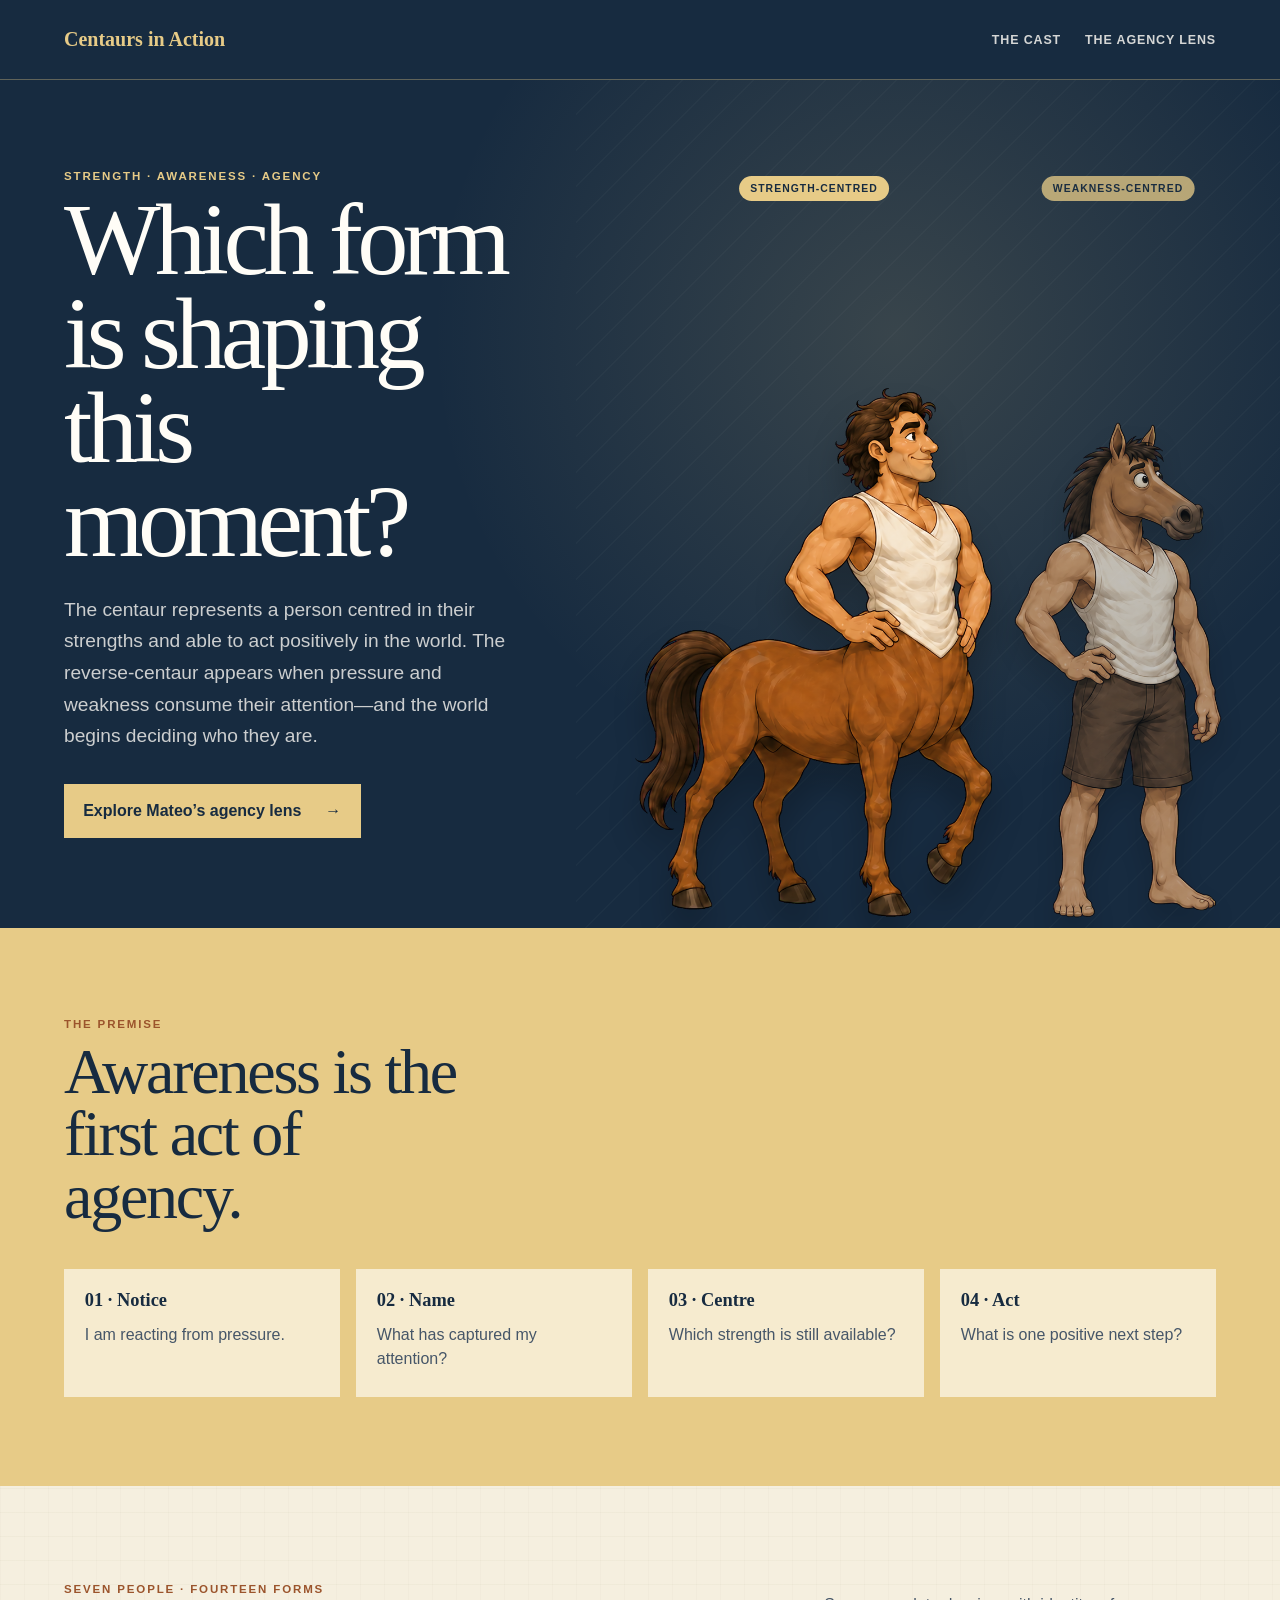
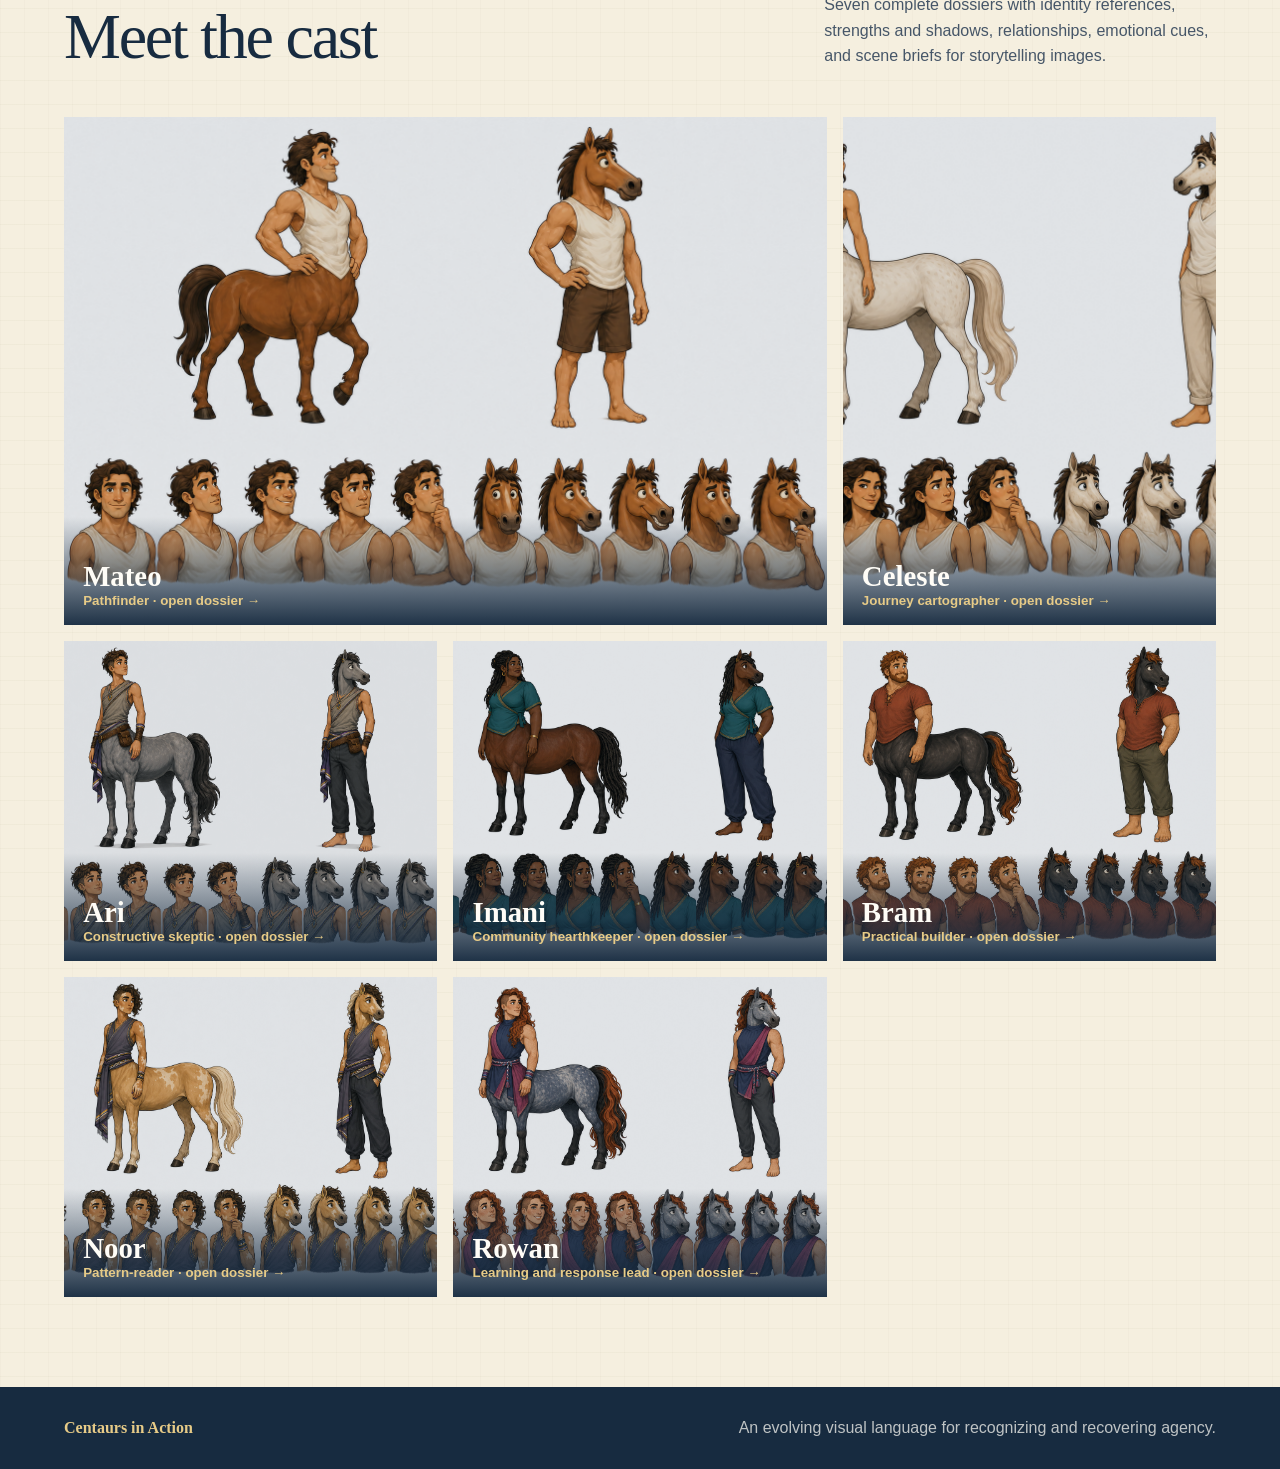
<file: index.html>
<!doctype html>
<html lang="en">
<head>
  <meta charset="utf-8">
  <meta name="viewport" content="width=device-width, initial-scale=1">
  <meta name="description" content="Centaurs in Action — character studies about strengths, agency, and positive action.">
  <title>Centaurs in Action</title>
  <link rel="stylesheet" href="site.css">
</head>
<body>
  <header class="site-header">
    <a class="wordmark" href="./">Centaurs in Action</a>
    <nav aria-label="Primary navigation">
      <a href="#cast">The cast</a>
      <a href="#agency">The agency lens</a>
    </nav>
  </header>

  <main>
    <section class="hero">
      <div class="hero__copy">
        <p class="eyebrow">Strength · awareness · agency</p>
        <h1>Which form is shaping this moment?</h1>
        <p class="hero__intro">
          The centaur represents a person centred in their strengths and able
          to act positively in the world. The reverse-centaur appears when
          pressure and weakness consume their attention—and the world begins
          deciding who they are.
        </p>
        <a class="primary-link" href="character-references-2/mateo/">
          Explore Mateo’s agency lens
          <span aria-hidden="true">→</span>
        </a>
      </div>

      <div class="hero__figures" aria-label="Mateo in centaur and reverse-centaur forms">
        <div class="hero__figure hero__figure--centaur">
          <span>Strength-centred</span>
          <img
            src="character-references-2/mateo/assets/centaur-full-body-clean.png"
            alt="Mateo in his centaur form"
          >
        </div>
        <div class="hero__figure hero__figure--reverse">
          <span>Weakness-centred</span>
          <img
            src="character-references-2/mateo/assets/reverse-full-body-clean.png"
            alt="Mateo in his reverse-centaur form"
          >
        </div>
      </div>
    </section>

    <section class="premise" id="agency" aria-labelledby="premise-title">
      <p class="eyebrow">The premise</p>
      <h2 id="premise-title">Awareness is the first act of agency.</h2>
      <div class="premise__steps">
        <div><strong>01 · Notice</strong><span>I am reacting from pressure.</span></div>
        <div><strong>02 · Name</strong><span>What has captured my attention?</span></div>
        <div><strong>03 · Centre</strong><span>Which strength is still available?</span></div>
        <div><strong>04 · Act</strong><span>What is one positive next step?</span></div>
      </div>
    </section>

    <section class="cast" id="cast" aria-labelledby="cast-title">
      <div class="section-heading">
        <div>
          <p class="eyebrow">Seven people · fourteen forms</p>
          <h2 id="cast-title">Meet the cast</h2>
        </div>
        <p>
          Seven complete dossiers with identity references, strengths and shadows,
          relationships, emotional cues, and scene briefs for storytelling images.
        </p>
      </div>

      <div class="cast-grid">
        <a class="character-card character-card--featured" href="character-references-2/mateo/">
          <img src="character-references-2/male-brown-centaur-character-study.png" alt="Mateo character study">
          <span><strong>Mateo</strong><small>Pathfinder · open dossier →</small></span>
        </a>
        <a class="character-card" href="character-references-2/celeste/">
          <img src="character-references-2/female-white-centaur-character-study.png" alt="Celeste character study">
          <span><strong>Celeste</strong><small>Journey cartographer · open dossier →</small></span>
        </a>
        <a class="character-card" href="character-references-2/ari/">
          <img src="character-references-2/gender-neutral-tall-gray-centaur-character-study.png" alt="Ari character study">
          <span><strong>Ari</strong><small>Constructive skeptic · open dossier →</small></span>
        </a>
        <a class="character-card" href="character-references-2/imani/">
          <img src="character-references-2/woman-dark-skin-plus-size-deep-bay-centaur-character-study.png" alt="Imani character study">
          <span><strong>Imani</strong><small>Community hearthkeeper · open dossier →</small></span>
        </a>
        <a class="character-card" href="character-references-2/bram/">
          <img src="character-references-2/man-light-skin-stocky-black-centaur-character-study.png" alt="Bram character study">
          <span><strong>Bram</strong><small>Practical builder · open dossier →</small></span>
        </a>
        <a class="character-card" href="character-references-2/noor/">
          <img src="character-references-2/nonbinary-medium-skin-wiry-palomino-centaur-character-study.png" alt="Noor character study">
          <span><strong>Noor</strong><small>Pattern-reader · open dossier →</small></span>
        </a>
        <a class="character-card" href="character-references-2/rowan/">
          <img src="character-references-2/genderfluid-fair-skin-athletic-blue-roan-centaur-character-study.png" alt="Rowan character study">
          <span><strong>Rowan</strong><small>Learning and response lead · open dossier →</small></span>
        </a>
      </div>
    </section>
  </main>

  <footer>
    <strong>Centaurs in Action</strong>
    <span>An evolving visual language for recognizing and recovering agency.</span>
  </footer>
</body>
</html>
</file>
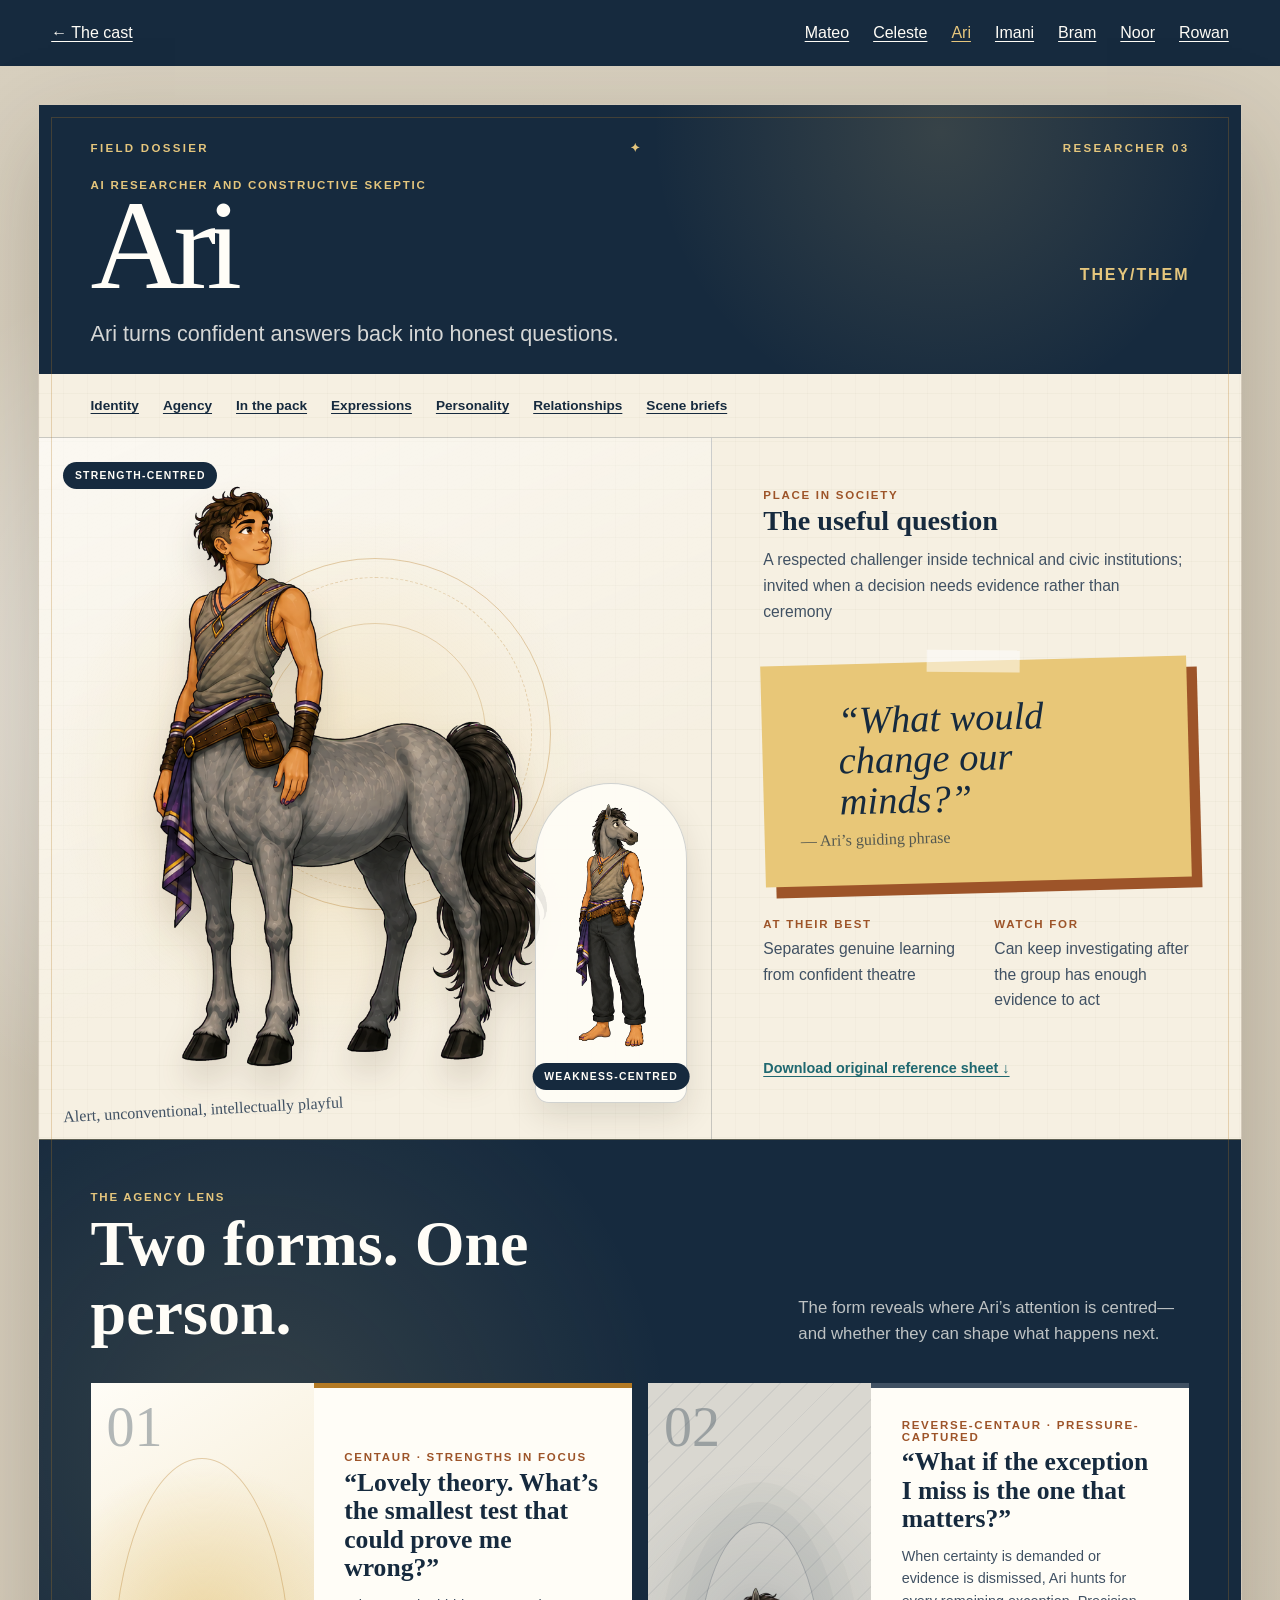
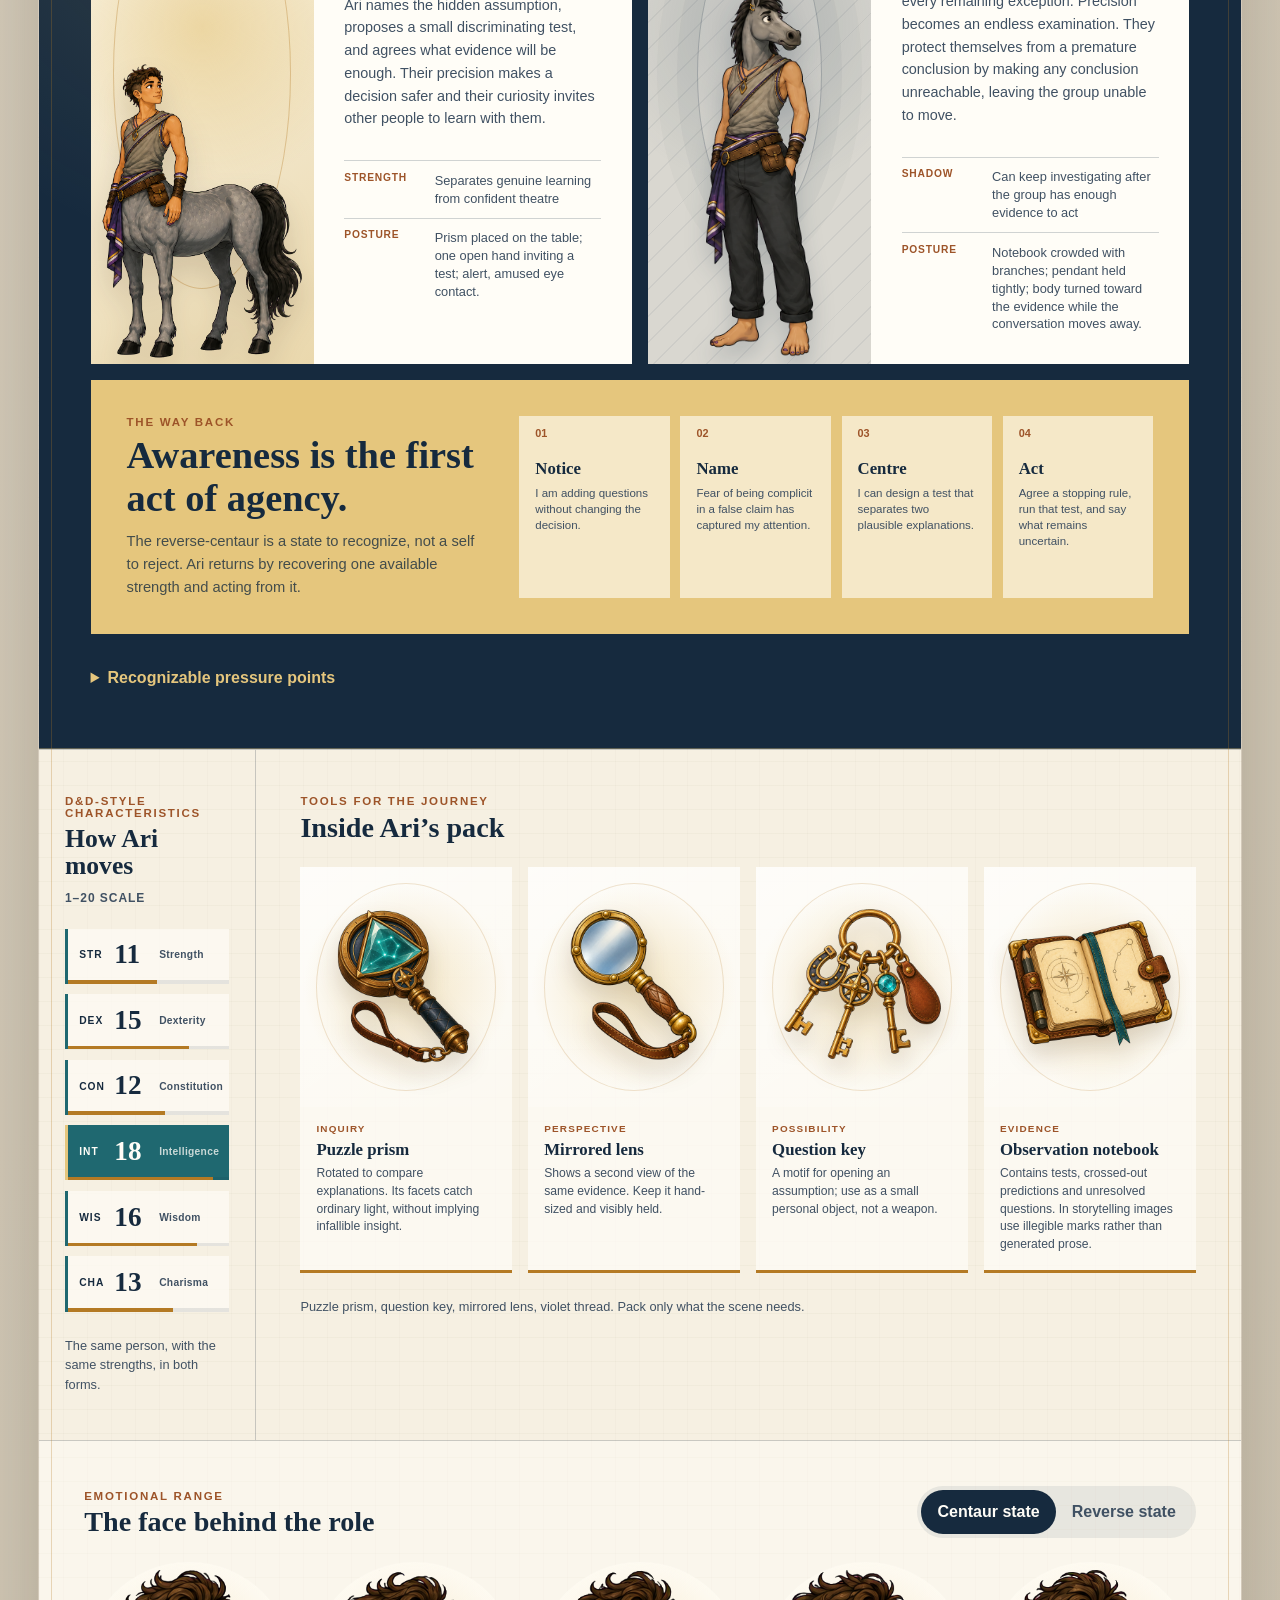
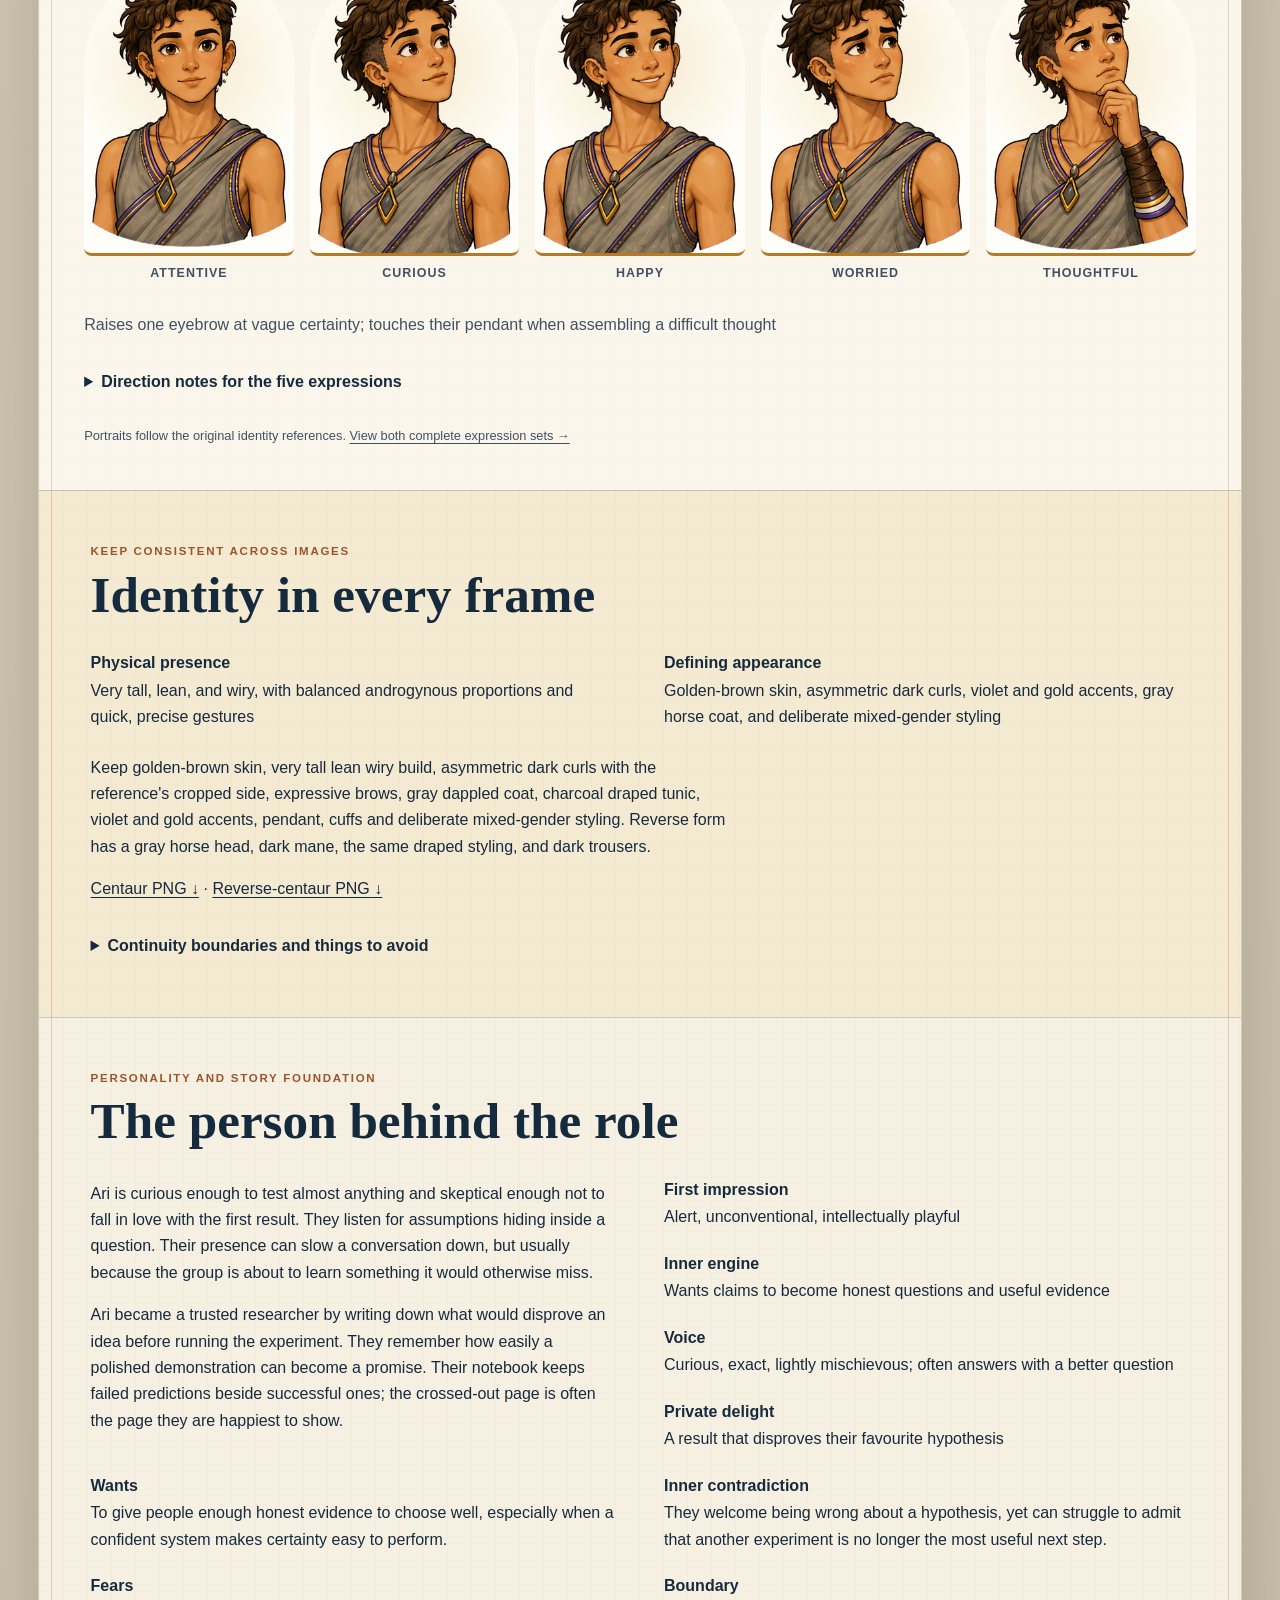
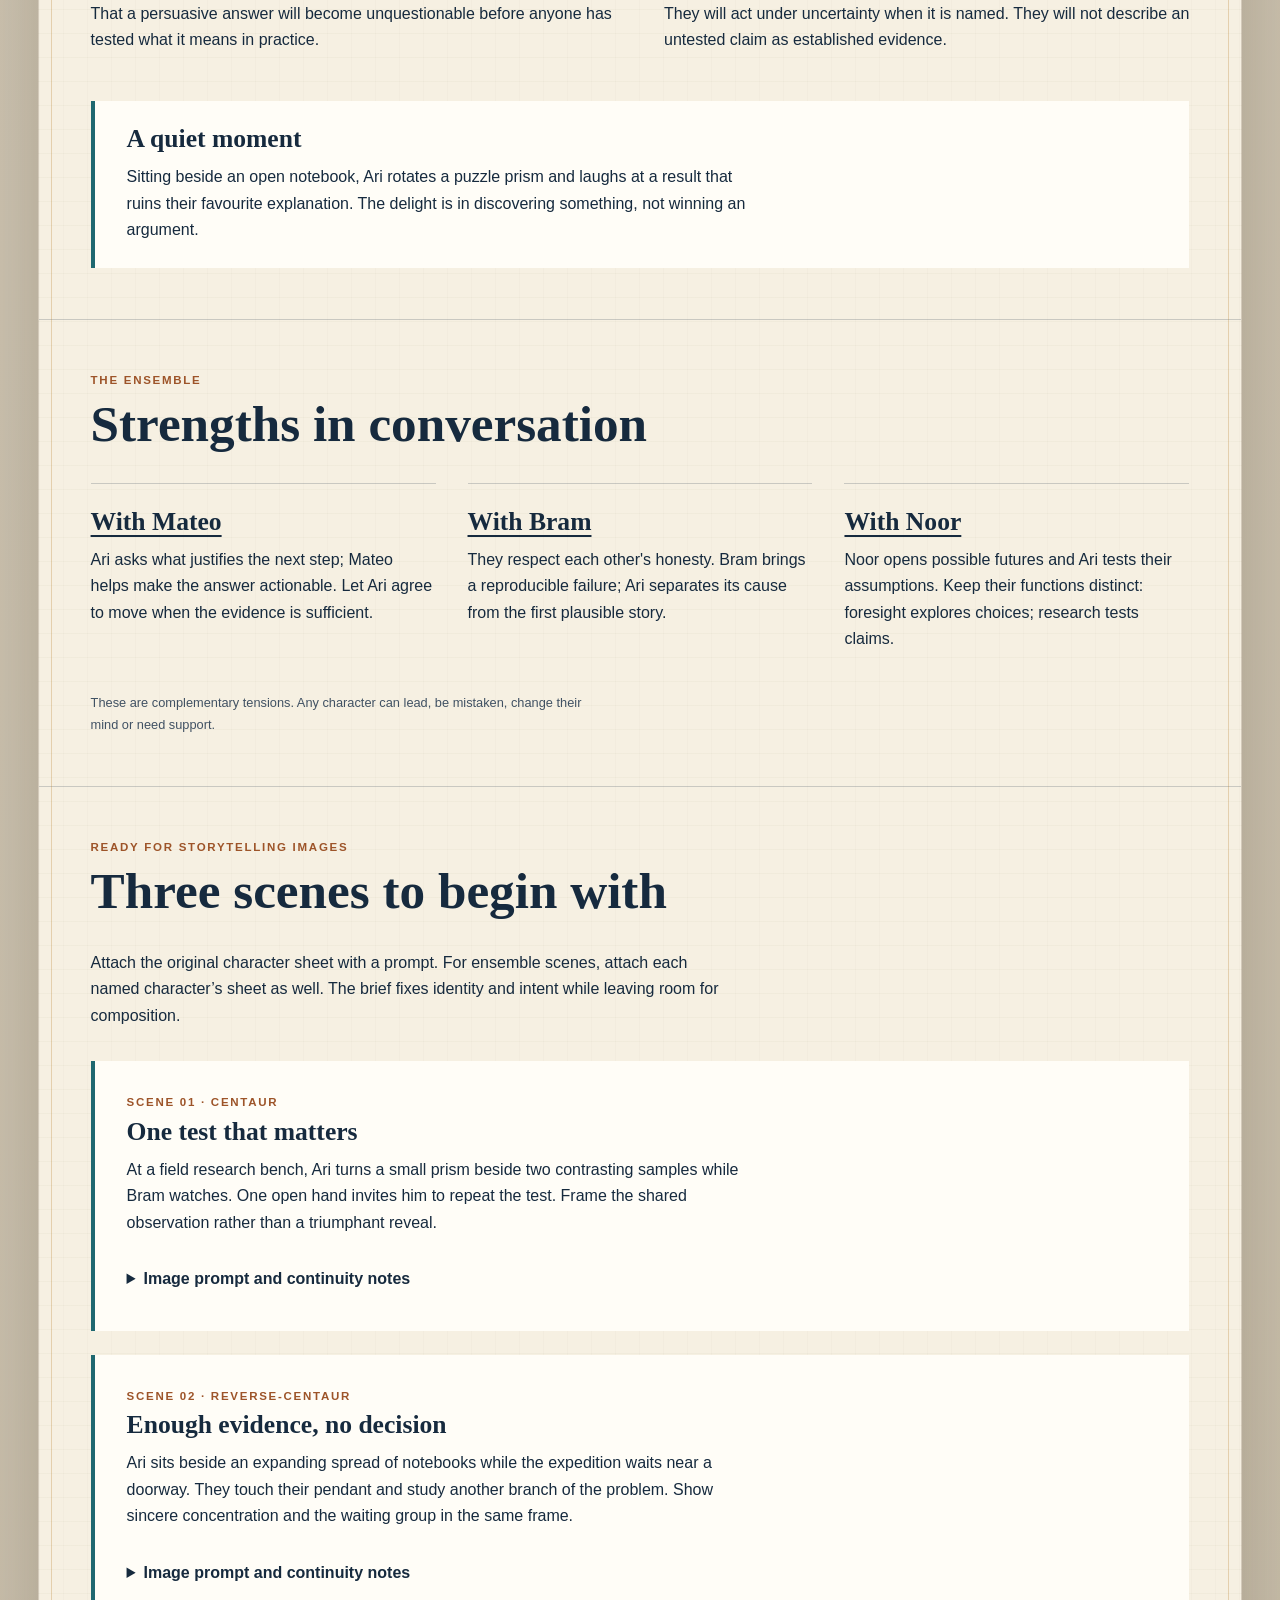
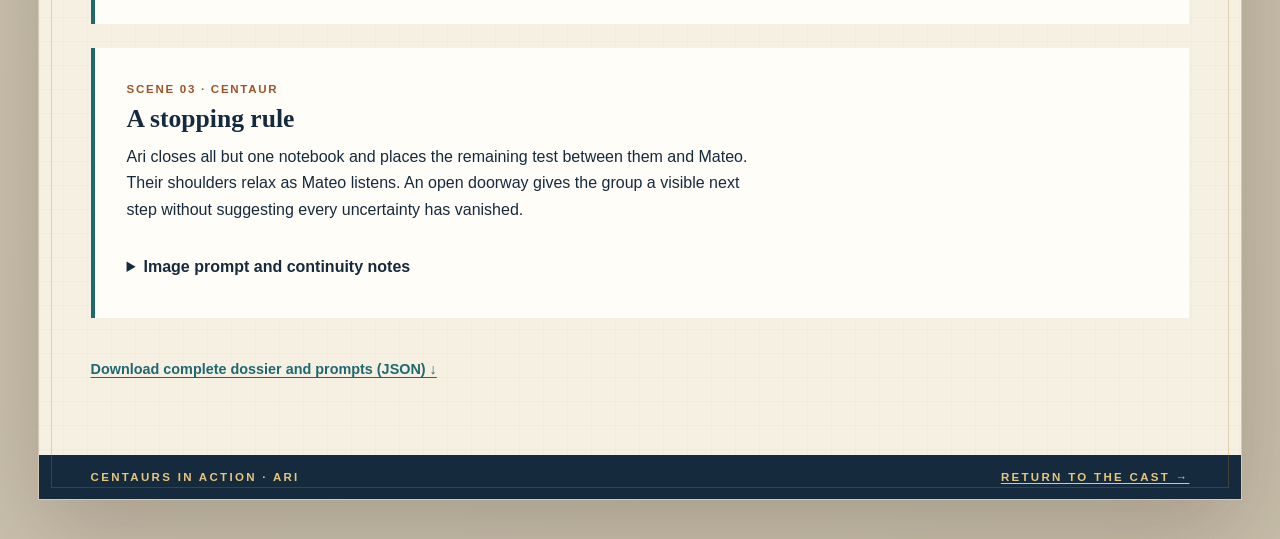
<file: character-references-2/ari/index.html>
<!doctype html>
<html lang="en">
<head>
  <meta charset="utf-8">
  <meta name="viewport" content="width=device-width, initial-scale=1">
  <meta name="description" content="Ari — illustrated character dossier, pack contents, agency states and storytelling image prompts.">
  <title>Ari — Character Dossier · Centaurs in Action</title>
  <link rel="stylesheet" href="../dossier.css?v=20261004-2">
</head>
<body>
  <a class="skip-link" href="#main">Skip to dossier</a>
  <nav class="cast-navigation" aria-label="Character dossiers"><a href="../../#cast">← The cast</a><a href="../mateo/">Mateo</a><a href="../celeste/">Celeste</a><a href="../ari/" aria-current="page">Ari</a><a href="../imani/">Imani</a><a href="../bram/">Bram</a><a href="../noor/">Noor</a><a href="../rowan/">Rowan</a></nav>
  <main id="main" class="page-shell">
    <article class="dossier" aria-labelledby="character-name">
      <header class="masthead">
        <div class="masthead__eyebrow"><span>Field dossier</span><span aria-hidden="true">✦</span><span>Researcher 03</span></div>
        <div class="masthead__title-row"><div><p class="kicker">AI researcher and constructive skeptic</p><h1 id="character-name">Ari</h1></div><p class="pronouns">they/them</p></div>
        <p class="essence">Ari turns confident answers back into honest questions.</p>
      </header>
      <nav class="section-nav" aria-label="Dossier sections"><a href="#identity">Identity</a><a href="#agency">Agency</a><a href="#pack">In the pack</a><a href="#expressions">Expressions</a><a href="#personality">Personality</a><a href="#relationships">Relationships</a><a href="#scenes">Scene briefs</a></nav>
      <section id="identity" class="hero-grid" aria-label="Character overview">
        <div class="character-stage">
          <div class="character-stage__label">Strength-centred</div><div class="sun-mark" aria-hidden="true"></div>
          <img class="character-stage__centaur" src="assets/centaur-full-body.png" alt="Ari in full centaur form">
          <div class="alternate-form"><span class="alternate-form__label">Weakness-centred</span><img src="assets/reverse-full-body.png" alt="Ari in full reverse-centaur form"></div>
          <p class="stage-note">Alert, unconventional, intellectually playful</p>
        </div>
        <div class="character-story">
          <section class="story-block"><p class="section-label">Place in society</p><h2>The useful question</h2><p>A respected challenger inside technical and civic institutions; invited when a decision needs evidence rather than ceremony</p></section>
          <figure class="quote-card"><blockquote>“What would change our minds?”</blockquote><figcaption>— Ari’s guiding phrase</figcaption></figure>
          <section class="tension-grid" aria-label="Leadership profile"><div><p class="section-label">At their best</p><p>Separates genuine learning from confident theatre</p></div><div><p class="section-label">Watch for</p><p>Can keep investigating after the group has enough evidence to act</p></div></section>
          <a class="reference-link" href="../gender-neutral-tall-gray-centaur-character-study.png" download>Download original reference sheet ↓</a>
        </div>
      </section>
      <section id="agency" class="agency-lens" aria-labelledby="agency-title">
        <header class="agency-lens__heading"><div><p class="section-label">The agency lens</p><h2 id="agency-title">Two forms. One person.</h2></div><p>The form reveals where Ari’s attention is centred—and whether they can shape what happens next.</p></header>
        <div class="agency-states">
          <article class="agency-state agency-state--centaur"><div class="agency-state__art"><span class="agency-state__number">01</span><img src="assets/centaur-full-body.png" alt="Ari, centred in strengths"></div><div class="agency-state__story"><p class="section-label">Centaur · strengths in focus</p><h3>“Lovely theory. What’s the smallest test that could prove me wrong?”</h3><p>Ari names the hidden assumption, proposes a small discriminating test, and agrees what evidence will be enough. Their precision makes a decision safer and their curiosity invites other people to learn with them.</p><dl class="agency-signals"><div><dt>Strength</dt><dd>Separates genuine learning from confident theatre</dd></div><div><dt>Posture</dt><dd>Prism placed on the table; one open hand inviting a test; alert, amused eye contact.</dd></div></dl></div></article>
          <article class="agency-state agency-state--reverse"><div class="agency-state__art"><span class="agency-state__number">02</span><img src="assets/reverse-full-body.png" alt="Ari, attention captured by pressure"></div><div class="agency-state__story"><p class="section-label">Reverse-centaur · pressure-captured</p><h3>“What if the exception I miss is the one that matters?”</h3><p>When certainty is demanded or evidence is dismissed, Ari hunts for every remaining exception. Precision becomes an endless examination. They protect themselves from a premature conclusion by making any conclusion unreachable, leaving the group unable to move.</p><dl class="agency-signals"><div><dt>Shadow</dt><dd>Can keep investigating after the group has enough evidence to act</dd></div><div><dt>Posture</dt><dd>Notebook crowded with branches; pendant held tightly; body turned toward the evidence while the conversation moves away.</dd></div></dl></div></article>
        </div>
        <aside class="return-path" aria-label="Return to agency"><div class="return-path__message"><p class="section-label">The way back</p><h3>Awareness is the first act of agency.</h3><p>The reverse-centaur is a state to recognize, not a self to reject. Ari returns by recovering one available strength and acting from it.</p></div><ol class="return-path__steps"><li><strong>Notice</strong><span>I am adding questions without changing the decision.</span></li><li><strong>Name</strong><span>Fear of being complicit in a false claim has captured my attention.</span></li><li><strong>Centre</strong><span>I can design a test that separates two plausible explanations.</span></li><li><strong>Act</strong><span>Agree a stopping rule, run that test, and say what remains uncertain.</span></li></ol></aside>
        <details class="pressure-notes"><summary>Recognizable pressure points</summary><ul><li>A polished AI demonstration is treated as proof that a system is dependable.</li><li>A challenge to a claim is heard as disloyalty to the team.</li><li>The group asks for absolute certainty about an irreversible choice.</li></ul></details>
      </section>
      <section id="pack" class="detail-grid">
        <div class="stats-panel" aria-labelledby="characteristics-title"><div class="section-heading"><div><p class="section-label">D&amp;D-style characteristics</p><h2 id="characteristics-title">How Ari moves</h2></div><span class="scale-note">1–20 scale</span></div><div class="stats" role="list"><div class="stat" role="listitem" style="--score: 55%"><span class="stat__abbr">STR</span><strong>11</strong><span class="stat__name">Strength</span></div><div class="stat" role="listitem" style="--score: 75%"><span class="stat__abbr">DEX</span><strong>15</strong><span class="stat__name">Dexterity</span></div><div class="stat" role="listitem" style="--score: 60%"><span class="stat__abbr">CON</span><strong>12</strong><span class="stat__name">Constitution</span></div><div class="stat stat--signature" role="listitem" style="--score: 90%"><span class="stat__abbr">INT</span><strong>18</strong><span class="stat__name">Intelligence</span></div><div class="stat" role="listitem" style="--score: 80%"><span class="stat__abbr">WIS</span><strong>16</strong><span class="stat__name">Wisdom</span></div><div class="stat" role="listitem" style="--score: 65%"><span class="stat__abbr">CHA</span><strong>13</strong><span class="stat__name">Charisma</span></div></div><p class="caption">The same person, with the same strengths, in both forms.</p></div>
        <div class="objects-panel" aria-labelledby="objects-title"><div class="section-heading"><div><p class="section-label">Tools for the journey</p><h2 id="objects-title">Inside Ari’s pack</h2></div></div><div class="object-list"><figure class="tool-card"><a class="tool-card__image" href="../../adventurer-props/transparent-1024/puzzle-prism-lens.png" download aria-label="Download Puzzle prism artwork"><img src="../../adventurer-props/transparent-1024/puzzle-prism-lens.png" alt="Triangular prism in a brass hand-lens frame" loading="lazy"></a><figcaption><span>Inquiry</span><strong>Puzzle prism</strong><p>Rotated to compare explanations. Its facets catch ordinary light, without implying infallible insight.</p></figcaption></figure><figure class="tool-card"><a class="tool-card__image" href="../../adventurer-props/transparent-1024/mirrored-hand-lens.png" download aria-label="Download Mirrored lens artwork"><img src="../../adventurer-props/transparent-1024/mirrored-hand-lens.png" alt="Small mirrored lens with brass frame and wooden handle" loading="lazy"></a><figcaption><span>Perspective</span><strong>Mirrored lens</strong><p>Shows a second view of the same evidence. Keep it hand-sized and visibly held.</p></figcaption></figure><figure class="tool-card"><a class="tool-card__image" href="../../adventurer-props/transparent-1024/curiosity-keyring.png" download aria-label="Download Question key artwork"><img src="../../adventurer-props/transparent-1024/curiosity-keyring.png" alt="Brass question keys on a leather-trimmed key ring" loading="lazy"></a><figcaption><span>Possibility</span><strong>Question key</strong><p>A motif for opening an assumption; use as a small personal object, not a weapon.</p></figcaption></figure><figure class="tool-card"><a class="tool-card__image" href="../../adventurer-props/transparent-1024/field-notebook.png" download aria-label="Download Observation notebook artwork"><img src="../../adventurer-props/transparent-1024/field-notebook.png" alt="Open leather observation notebook with pencil and ribbon" loading="lazy"></a><figcaption><span>Evidence</span><strong>Observation notebook</strong><p>Contains tests, crossed-out predictions and unresolved questions. In storytelling images use illegible marks rather than generated prose.</p></figcaption></figure></div><p class="caption">Puzzle prism, question key, mirrored lens, violet thread. Pack only what the scene needs.</p></div>
      </section>
      <section id="expressions" class="expression-panel" aria-labelledby="expressions-title">
        <div class="expression-panel__heading"><div><p class="section-label">Emotional range</p><h2 id="expressions-title">The face behind the role</h2></div><div class="form-toggle" aria-label="Expression form" hidden><button class="form-toggle__button is-active" type="button" data-form="human" aria-pressed="true">Centaur state</button><button class="form-toggle__button" type="button" data-form="reverse" aria-pressed="false">Reverse state</button></div></div>
        <div class="expressions" data-expression-grid data-character="Ari" data-form="human"><figure class="expression"><div class="expression__portrait"><img src="assets/human-neutral.png" alt="Ari attentive in centaur form" data-emotion="attentive" data-expression="neutral" loading="lazy"></div><figcaption>Attentive</figcaption></figure><figure class="expression"><div class="expression__portrait"><img src="assets/human-curious.png" alt="Ari curious in centaur form" data-emotion="curious" data-expression="curious" loading="lazy"></div><figcaption>Curious</figcaption></figure><figure class="expression"><div class="expression__portrait"><img src="assets/human-happy.png" alt="Ari happy in centaur form" data-emotion="happy" data-expression="happy" loading="lazy"></div><figcaption>Happy</figcaption></figure><figure class="expression"><div class="expression__portrait"><img src="assets/human-worried.png" alt="Ari worried in centaur form" data-emotion="worried" data-expression="worried" loading="lazy"></div><figcaption>Worried</figcaption></figure><figure class="expression"><div class="expression__portrait"><img src="assets/human-thoughtful.png" alt="Ari thoughtful in centaur form" data-emotion="thoughtful" data-expression="thoughtful" loading="lazy"></div><figcaption>Thoughtful</figcaption></figure></div>
        <p class="expression-tell">Raises one eyebrow at vague certainty; touches their pendant when assembling a difficult thought</p>
        <details><summary>Direction notes for the five expressions</summary><div class="emotion-notes"><article><h3>Attentive</h3><p>steady eyes and a relaxed mouth; ears forward in reverse form, with no sneer.</p></article><article><h3>Curious</h3><p>one eyebrow lifts and the head angles toward a surprising claim; a slight ear swivel echoes it in reverse form.</p></article><article><h3>Happy</h3><p>quick, mischievous smile at an unexpected result; relaxed muzzle and bright eyes.</p></article><article><h3>Worried</h3><p>pendant touched, brow tight, fingers hovering over the notebook; reverse ears cant back with the same contained tension.</p></article><article><h3>Thoughtful</h3><p>compact hand-to-chin gesture, gaze moving between two observations; hand near the muzzle in reverse form.</p></article></div></details>
        <p class="caption">Portraits follow the original identity references. <a href="../gender-neutral-tall-gray-centaur-character-study.png">View both complete expression sets →</a></p>
      </section>
      <section class="story-section continuity" aria-labelledby="continuity-title"><p class="section-label">Keep consistent across images</p><h2 id="continuity-title">Identity in every frame</h2><dl class="field-list"><div><dt>Physical presence</dt><dd>Very tall, lean, and wiry, with balanced androgynous proportions and quick, precise gestures</dd></div><div><dt>Defining appearance</dt><dd>Golden-brown skin, asymmetric dark curls, violet and gold accents, gray horse coat, and deliberate mixed-gender styling</dd></div></dl><p>Keep golden-brown skin, very tall lean wiry build, asymmetric dark curls with the reference&#x27;s cropped side, expressive brows, gray dappled coat, charcoal draped tunic, violet and gold accents, pendant, cuffs and deliberate mixed-gender styling. Reverse form has a gray horse head, dark mane, the same draped styling, and dark trousers.</p><p class="asset-downloads"><a href="assets/centaur-full-body.png" download>Centaur PNG ↓</a> · <a href="assets/reverse-full-body.png" download>Reverse-centaur PNG ↓</a></p><details><summary>Continuity boundaries and things to avoid</summary><p>Do not make androgyny featureless, masculinize or feminize them to fit a binary template, swap in Noor&#x27;s vitiligo or palomino coat, or depict skepticism as contempt. No lab coat is required to make their role legible.</p><p>Both forms belong to the same person. Neither sadness nor happiness determines the form: a centaur can be worried and act with agency; a reverse-centaur can smile while seeking approval. Keep both forms dignified and fully clothed as shown. Body-art diagrams and added tattoos are excluded.</p><p>The original sheet anchors appearance. Pack contents and scene briefs extend the storytelling vocabulary; include only what the scene needs.</p></details></section>
      <section id="personality" class="story-section"><p class="section-label">Personality and story foundation</p><h2>The person behind the role</h2><div class="two-columns"><div><p>Ari is curious enough to test almost anything and skeptical enough not to fall in love with the first result. They listen for assumptions hiding inside a question. Their presence can slow a conversation down, but usually because the group is about to learn something it would otherwise miss.</p><p>Ari became a trusted researcher by writing down what would disprove an idea before running the experiment. They remember how easily a polished demonstration can become a promise. Their notebook keeps failed predictions beside successful ones; the crossed-out page is often the page they are happiest to show.</p></div><dl class="field-list"><div><dt>First impression</dt><dd>Alert, unconventional, intellectually playful</dd></div><div><dt>Inner engine</dt><dd>Wants claims to become honest questions and useful evidence</dd></div><div><dt>Voice</dt><dd>Curious, exact, lightly mischievous; often answers with a better question</dd></div><div><dt>Private delight</dt><dd>A result that disproves their favourite hypothesis</dd></div></dl></div><div class="two-columns"><dl class="field-list"><div><dt>Wants</dt><dd>To give people enough honest evidence to choose well, especially when a confident system makes certainty easy to perform.</dd></div><div><dt>Fears</dt><dd>That a persuasive answer will become unquestionable before anyone has tested what it means in practice.</dd></div></dl><dl class="field-list"><div><dt>Inner contradiction</dt><dd>They welcome being wrong about a hypothesis, yet can struggle to admit that another experiment is no longer the most useful next step.</dd></div><div><dt>Boundary</dt><dd>They will act under uncertainty when it is named. They will not describe an untested claim as established evidence.</dd></div></dl></div><aside class="candid"><h3>A quiet moment</h3><p>Sitting beside an open notebook, Ari rotates a puzzle prism and laughs at a result that ruins their favourite explanation. The delight is in discovering something, not winning an argument.</p></aside></section>
      <section id="relationships" class="story-section"><p class="section-label">The ensemble</p><h2>Strengths in conversation</h2><div class="relationship-grid"><article><h3><a href="../mateo/">With Mateo</a></h3><p>Ari asks what justifies the next step; Mateo helps make the answer actionable. Let Ari agree to move when the evidence is sufficient.</p></article><article><h3><a href="../bram/">With Bram</a></h3><p>They respect each other&#x27;s honesty. Bram brings a reproducible failure; Ari separates its cause from the first plausible story.</p></article><article><h3><a href="../noor/">With Noor</a></h3><p>Noor opens possible futures and Ari tests their assumptions. Keep their functions distinct: foresight explores choices; research tests claims.</p></article></div><p class="caption">These are complementary tensions. Any character can lead, be mistaken, change their mind or need support.</p></section>
      <section id="scenes" class="story-section"><p class="section-label">Ready for storytelling images</p><h2>Three scenes to begin with</h2><p>Attach the original character sheet with a prompt. For ensemble scenes, attach each named character’s sheet as well. The brief fixes identity and intent while leaving room for composition.</p><div class="scenes"><article class="scene"><p class="section-label">Scene 01 · Centaur</p><h3>One test that matters</h3><p>At a field research bench, Ari turns a small prism beside two contrasting samples while Bram watches. One open hand invites him to repeat the test. Frame the shared observation rather than a triumphant reveal.</p><details><summary>Image prompt and continuity notes</summary><p class="prompt-text" id="prompt-1">Character: Ari (they/them). Use the attached Ari reference sheet as the identity authority. Form: Centaur. Keep golden-brown skin, very tall lean wiry build, asymmetric dark curls with the reference&#x27;s cropped side, expressive brows, gray dappled coat, charcoal draped tunic, violet and gold accents, pendant, cuffs and deliberate mixed-gender styling. Reverse form has a gray horse head, dark mane, the same draped styling, and dark trousers. Scene: At a field research bench, Ari turns a small prism beside two contrasting samples while Bram watches. One open hand invites him to repeat the test. Frame the shared observation rather than a triumphant reveal. Style: warm illustrated mythic adventure, expressive ink contours, painterly shading, tactile materials and grounded light. Preserve anatomy: centaur = human head and torso joined to a four-legged horse body; reverse-centaur = horse head on a clothed human body with two human legs. Keep all limbs plausible. Preserve identity, build, clothing and markings across forms. Agency is conveyed through attention, posture and context, never through changing skin tone, body size or gender. No body art, readable text, labels, watermark or logos. Avoid: Do not make androgyny featureless, masculinize or feminize them to fit a binary template, swap in Noor&#x27;s vitiligo or palomino coat, or depict skepticism as contempt. No lab coat is required to make their role legible.</p><button type="button" data-copy="prompt-1" hidden>Copy image prompt</button></details></article><article class="scene"><p class="section-label">Scene 02 · Reverse-centaur</p><h3>Enough evidence, no decision</h3><p>Ari sits beside an expanding spread of notebooks while the expedition waits near a doorway. They touch their pendant and study another branch of the problem. Show sincere concentration and the waiting group in the same frame.</p><details><summary>Image prompt and continuity notes</summary><p class="prompt-text" id="prompt-2">Character: Ari (they/them). Use the attached Ari reference sheet as the identity authority. Form: Reverse-centaur. Keep golden-brown skin, very tall lean wiry build, asymmetric dark curls with the reference&#x27;s cropped side, expressive brows, gray dappled coat, charcoal draped tunic, violet and gold accents, pendant, cuffs and deliberate mixed-gender styling. Reverse form has a gray horse head, dark mane, the same draped styling, and dark trousers. Scene: Ari sits beside an expanding spread of notebooks while the expedition waits near a doorway. They touch their pendant and study another branch of the problem. Show sincere concentration and the waiting group in the same frame. Style: warm illustrated mythic adventure, expressive ink contours, painterly shading, tactile materials and grounded light. Preserve anatomy: centaur = human head and torso joined to a four-legged horse body; reverse-centaur = horse head on a clothed human body with two human legs. Keep all limbs plausible. Preserve identity, build, clothing and markings across forms. Agency is conveyed through attention, posture and context, never through changing skin tone, body size or gender. No body art, readable text, labels, watermark or logos. Avoid: Do not make androgyny featureless, masculinize or feminize them to fit a binary template, swap in Noor&#x27;s vitiligo or palomino coat, or depict skepticism as contempt. No lab coat is required to make their role legible.</p><button type="button" data-copy="prompt-2" hidden>Copy image prompt</button></details></article><article class="scene"><p class="section-label">Scene 03 · Centaur</p><h3>A stopping rule</h3><p>Ari closes all but one notebook and places the remaining test between them and Mateo. Their shoulders relax as Mateo listens. An open doorway gives the group a visible next step without suggesting every uncertainty has vanished.</p><details><summary>Image prompt and continuity notes</summary><p class="prompt-text" id="prompt-3">Character: Ari (they/them). Use the attached Ari reference sheet as the identity authority. Form: Centaur. Keep golden-brown skin, very tall lean wiry build, asymmetric dark curls with the reference&#x27;s cropped side, expressive brows, gray dappled coat, charcoal draped tunic, violet and gold accents, pendant, cuffs and deliberate mixed-gender styling. Reverse form has a gray horse head, dark mane, the same draped styling, and dark trousers. Scene: Ari closes all but one notebook and places the remaining test between them and Mateo. Their shoulders relax as Mateo listens. An open doorway gives the group a visible next step without suggesting every uncertainty has vanished. Style: warm illustrated mythic adventure, expressive ink contours, painterly shading, tactile materials and grounded light. Preserve anatomy: centaur = human head and torso joined to a four-legged horse body; reverse-centaur = horse head on a clothed human body with two human legs. Keep all limbs plausible. Preserve identity, build, clothing and markings across forms. Agency is conveyed through attention, posture and context, never through changing skin tone, body size or gender. No body art, readable text, labels, watermark or logos. Avoid: Do not make androgyny featureless, masculinize or feminize them to fit a binary template, swap in Noor&#x27;s vitiligo or palomino coat, or depict skepticism as contempt. No lab coat is required to make their role legible.</p><button type="button" data-copy="prompt-3" hidden>Copy image prompt</button></details></article></div><a class="reference-link" href="reference.json" download>Download complete dossier and prompts (JSON) ↓</a><p class="copy-status" role="status" aria-live="polite"></p></section>
      <footer class="dossier-footer"><span>Centaurs in Action · Ari</span><a href="../../#cast">Return to the cast →</a></footer>
    </article>
  </main>
  <script src="../dossier.js"></script>
</body>
</html>
</file>
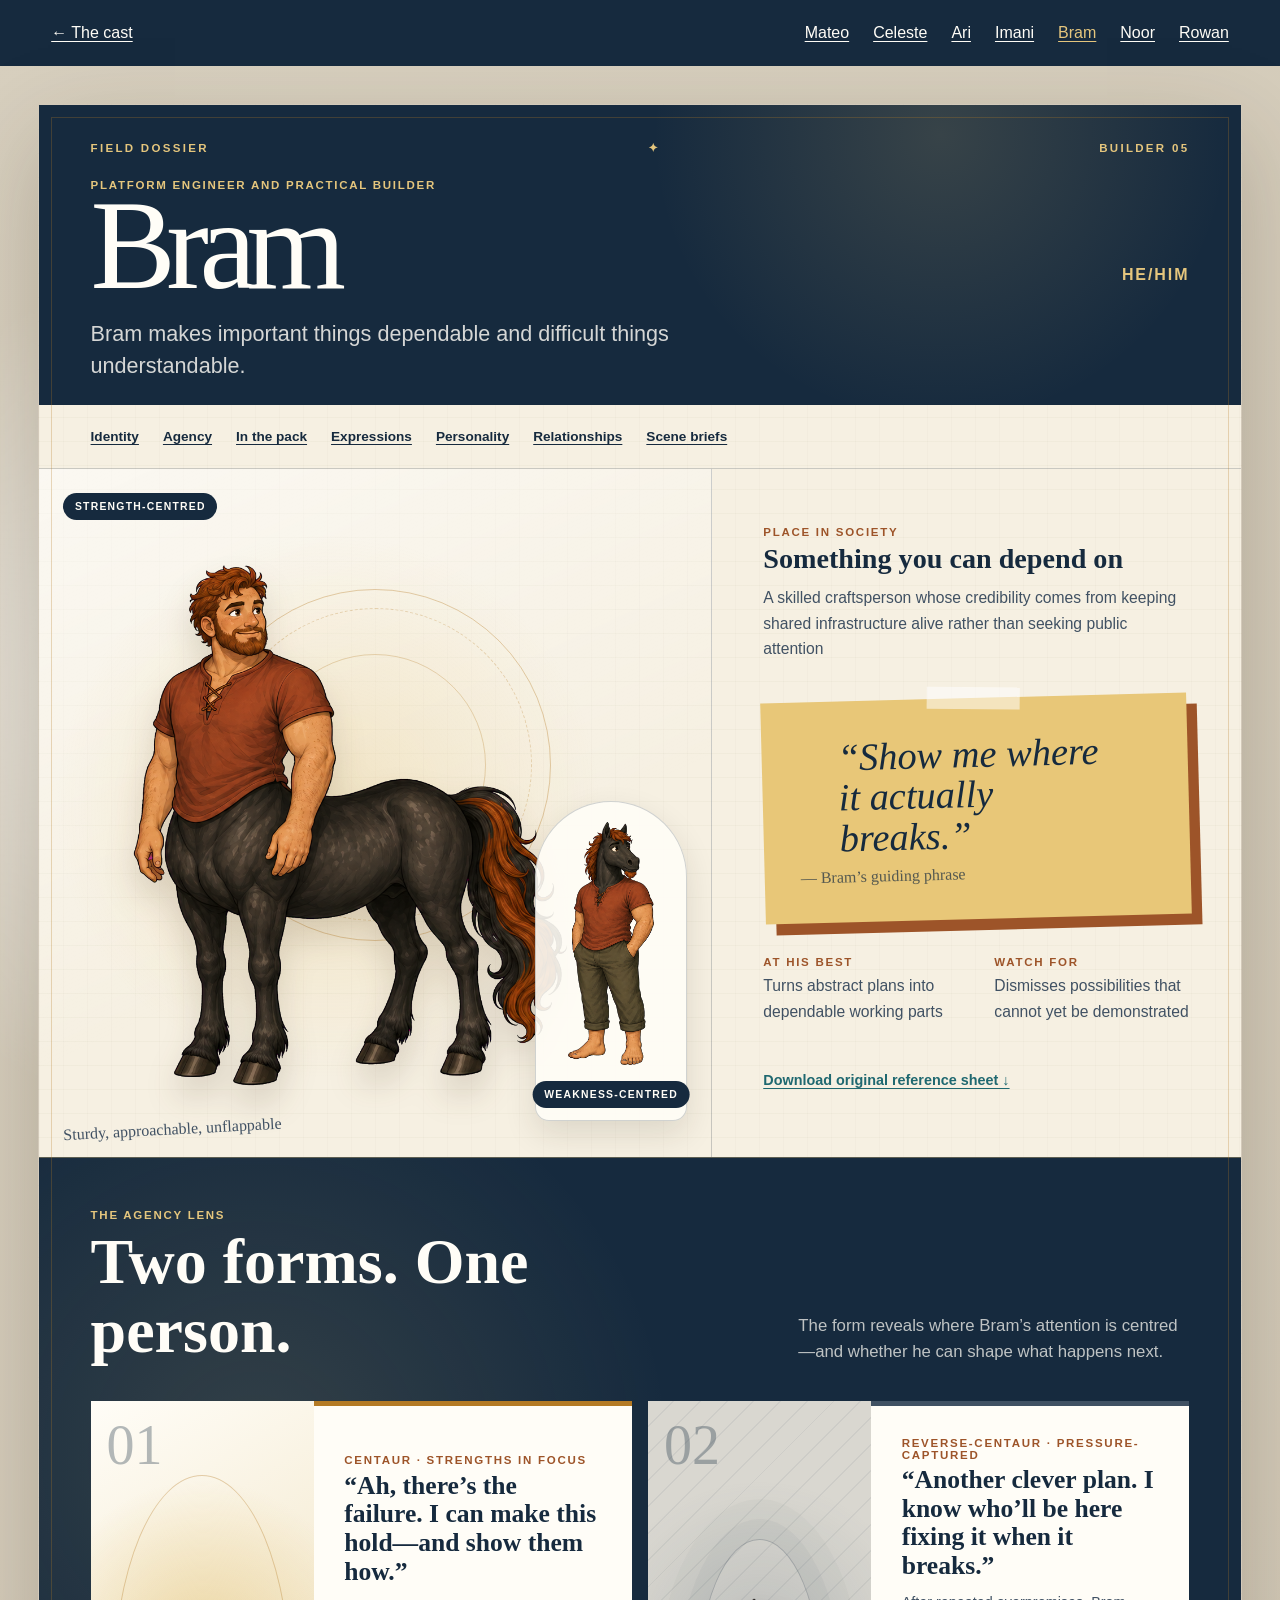
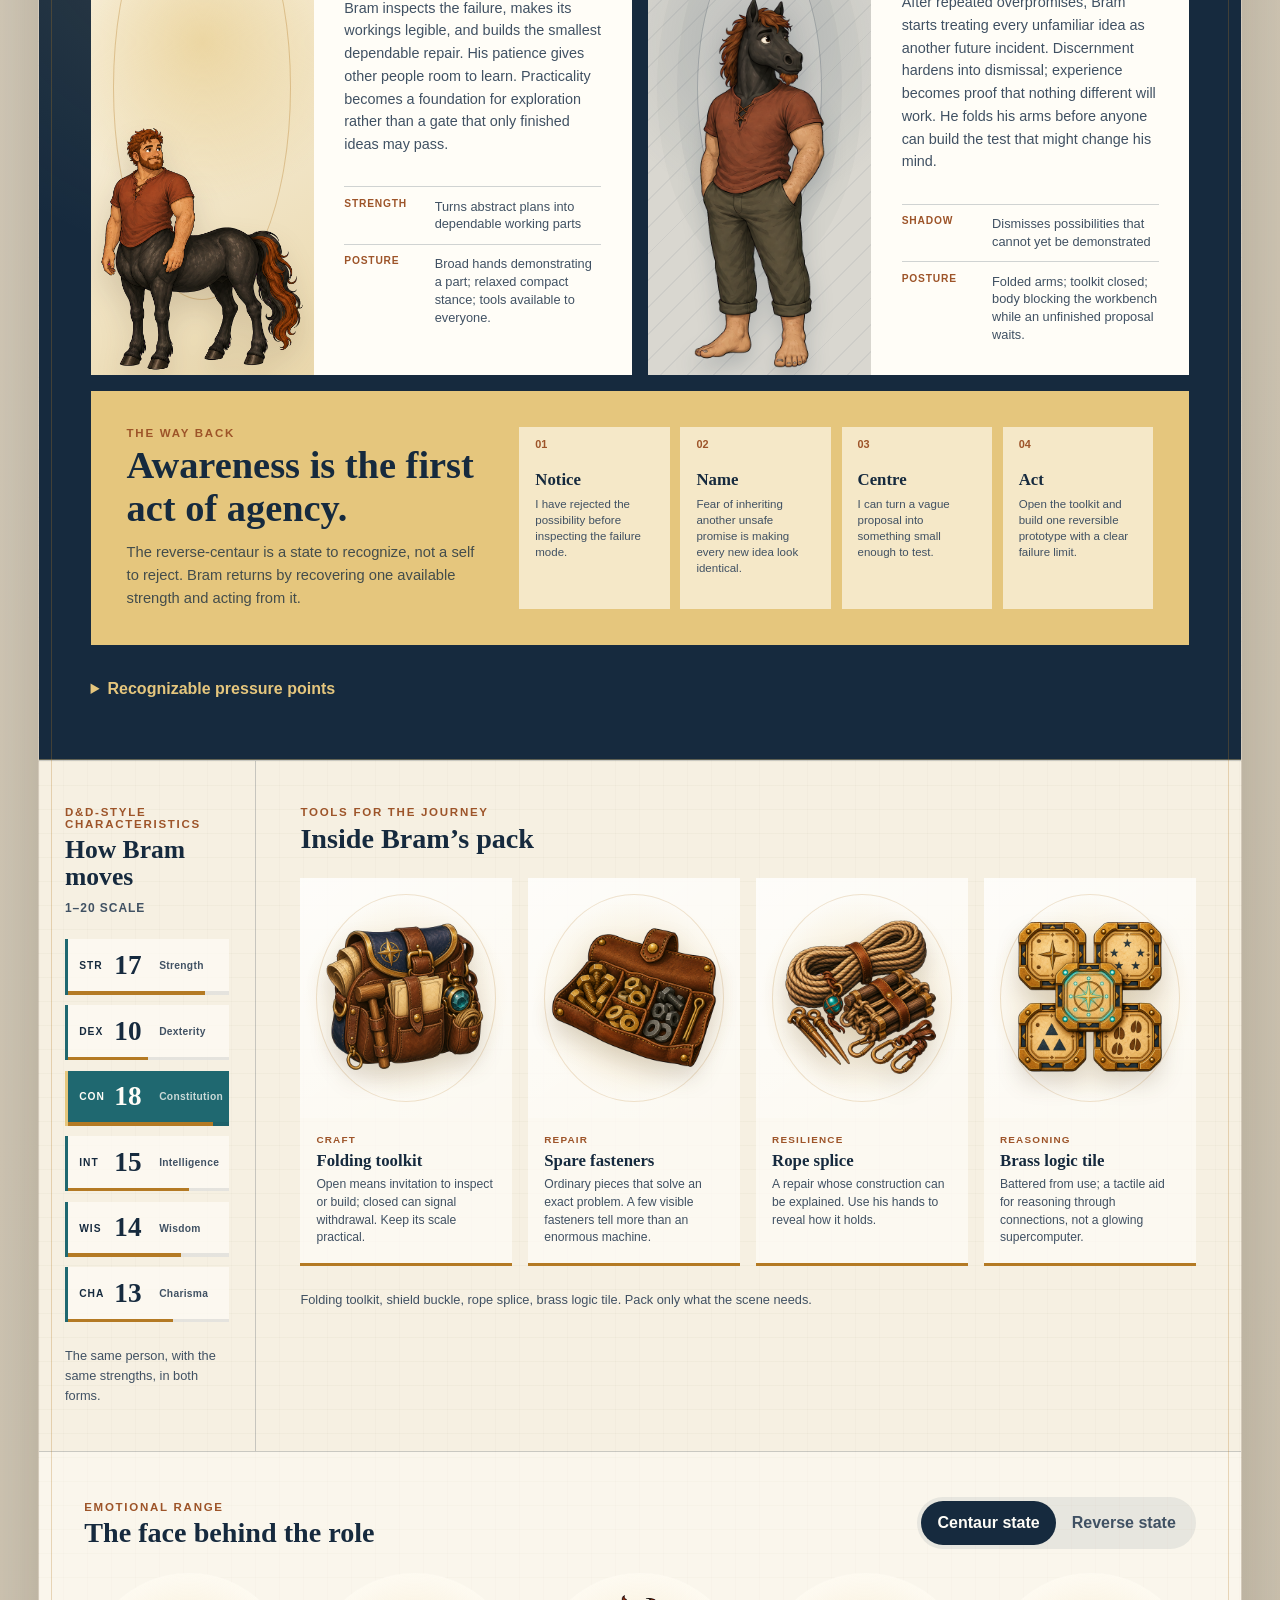
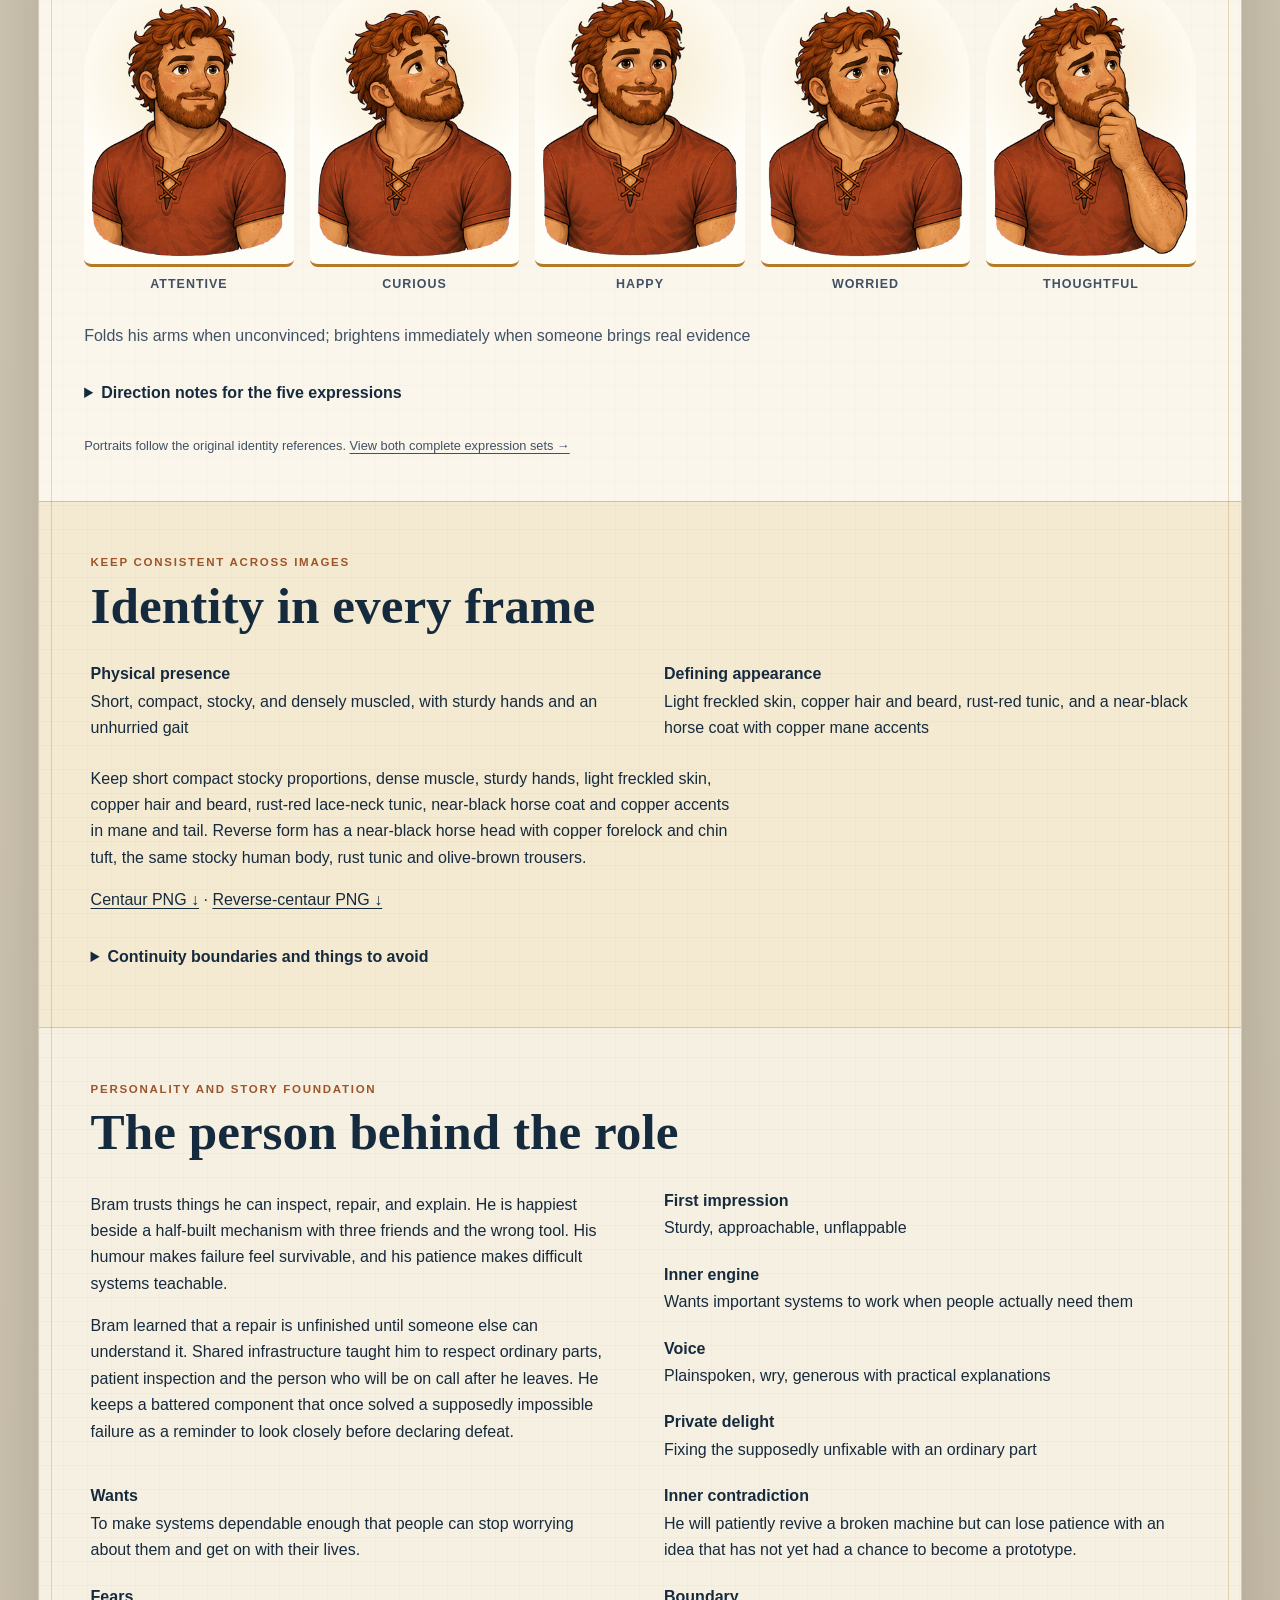
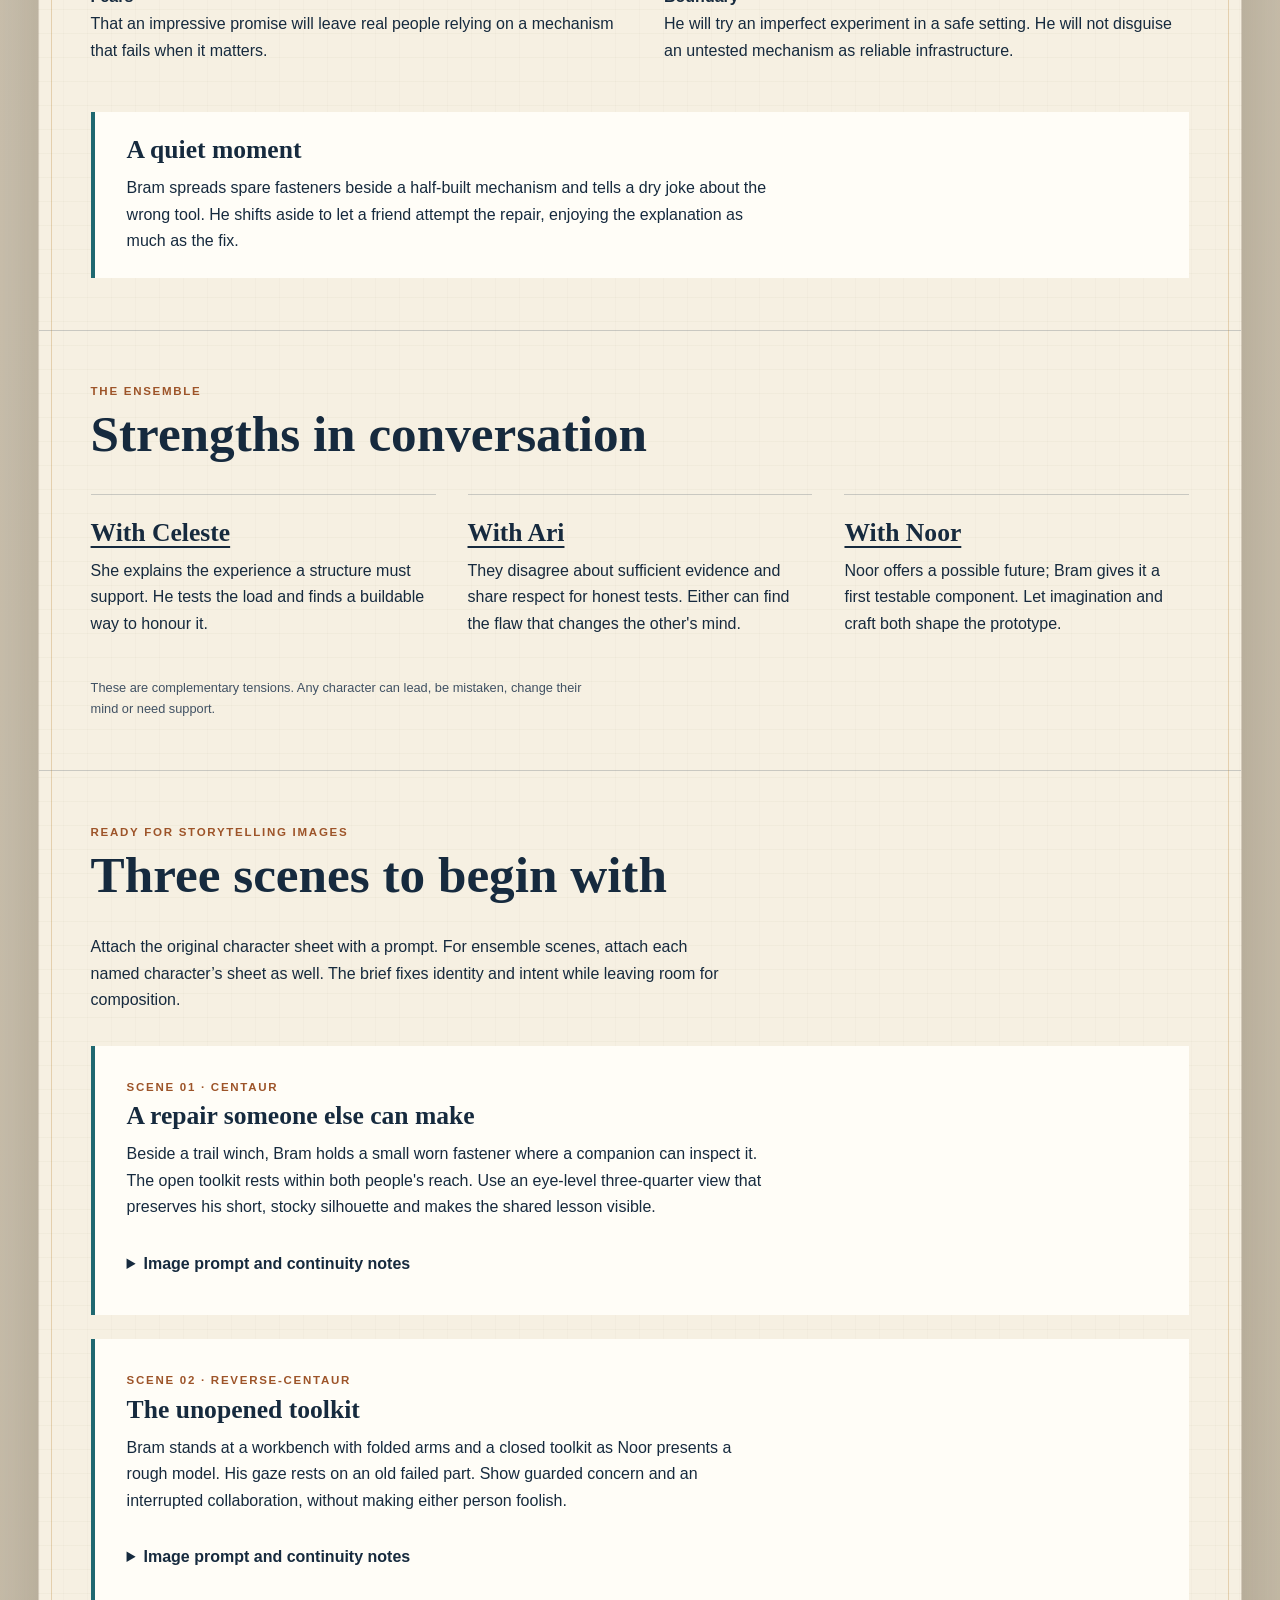
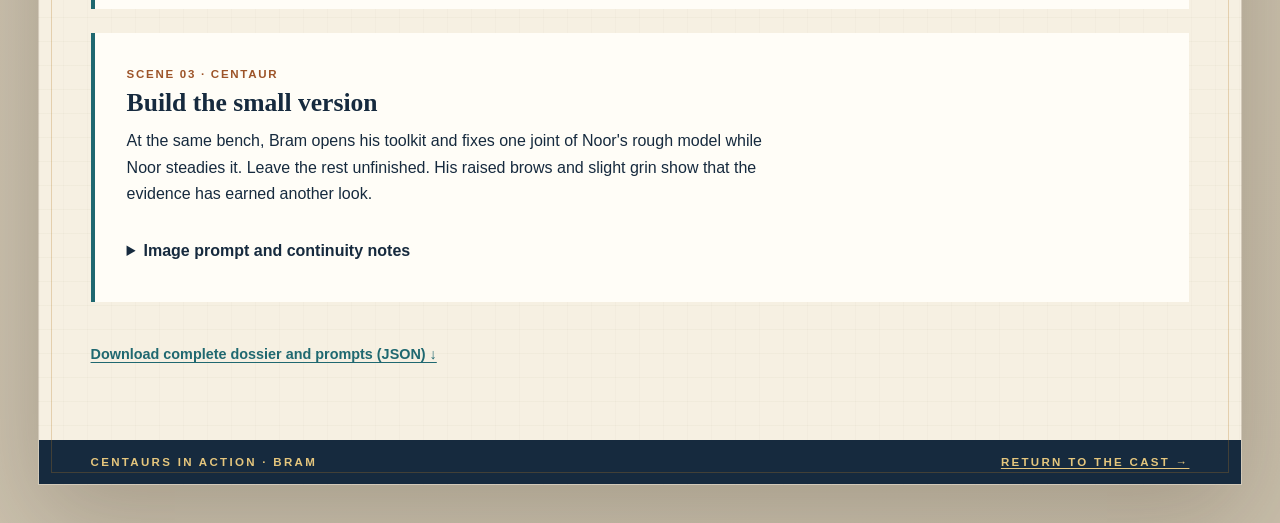
<file: character-references-2/bram/index.html>
<!doctype html>
<html lang="en">
<head>
  <meta charset="utf-8">
  <meta name="viewport" content="width=device-width, initial-scale=1">
  <meta name="description" content="Bram — illustrated character dossier, pack contents, agency states and storytelling image prompts.">
  <title>Bram — Character Dossier · Centaurs in Action</title>
  <link rel="stylesheet" href="../dossier.css?v=20261004-2">
</head>
<body>
  <a class="skip-link" href="#main">Skip to dossier</a>
  <nav class="cast-navigation" aria-label="Character dossiers"><a href="../../#cast">← The cast</a><a href="../mateo/">Mateo</a><a href="../celeste/">Celeste</a><a href="../ari/">Ari</a><a href="../imani/">Imani</a><a href="../bram/" aria-current="page">Bram</a><a href="../noor/">Noor</a><a href="../rowan/">Rowan</a></nav>
  <main id="main" class="page-shell">
    <article class="dossier" aria-labelledby="character-name">
      <header class="masthead">
        <div class="masthead__eyebrow"><span>Field dossier</span><span aria-hidden="true">✦</span><span>Builder 05</span></div>
        <div class="masthead__title-row"><div><p class="kicker">Platform engineer and practical builder</p><h1 id="character-name">Bram</h1></div><p class="pronouns">he/him</p></div>
        <p class="essence">Bram makes important things dependable and difficult things understandable.</p>
      </header>
      <nav class="section-nav" aria-label="Dossier sections"><a href="#identity">Identity</a><a href="#agency">Agency</a><a href="#pack">In the pack</a><a href="#expressions">Expressions</a><a href="#personality">Personality</a><a href="#relationships">Relationships</a><a href="#scenes">Scene briefs</a></nav>
      <section id="identity" class="hero-grid" aria-label="Character overview">
        <div class="character-stage">
          <div class="character-stage__label">Strength-centred</div><div class="sun-mark" aria-hidden="true"></div>
          <img class="character-stage__centaur" src="assets/centaur-full-body.png" alt="Bram in full centaur form">
          <div class="alternate-form"><span class="alternate-form__label">Weakness-centred</span><img src="assets/reverse-full-body.png" alt="Bram in full reverse-centaur form"></div>
          <p class="stage-note">Sturdy, approachable, unflappable</p>
        </div>
        <div class="character-story">
          <section class="story-block"><p class="section-label">Place in society</p><h2>Something you can depend on</h2><p>A skilled craftsperson whose credibility comes from keeping shared infrastructure alive rather than seeking public attention</p></section>
          <figure class="quote-card"><blockquote>“Show me where it actually breaks.”</blockquote><figcaption>— Bram’s guiding phrase</figcaption></figure>
          <section class="tension-grid" aria-label="Leadership profile"><div><p class="section-label">At his best</p><p>Turns abstract plans into dependable working parts</p></div><div><p class="section-label">Watch for</p><p>Dismisses possibilities that cannot yet be demonstrated</p></div></section>
          <a class="reference-link" href="../man-light-skin-stocky-black-centaur-character-study.png" download>Download original reference sheet ↓</a>
        </div>
      </section>
      <section id="agency" class="agency-lens" aria-labelledby="agency-title">
        <header class="agency-lens__heading"><div><p class="section-label">The agency lens</p><h2 id="agency-title">Two forms. One person.</h2></div><p>The form reveals where Bram’s attention is centred—and whether he can shape what happens next.</p></header>
        <div class="agency-states">
          <article class="agency-state agency-state--centaur"><div class="agency-state__art"><span class="agency-state__number">01</span><img src="assets/centaur-full-body.png" alt="Bram, centred in strengths"></div><div class="agency-state__story"><p class="section-label">Centaur · strengths in focus</p><h3>“Ah, there’s the failure. I can make this hold—and show them how.”</h3><p>Bram inspects the failure, makes its workings legible, and builds the smallest dependable repair. His patience gives other people room to learn. Practicality becomes a foundation for exploration rather than a gate that only finished ideas may pass.</p><dl class="agency-signals"><div><dt>Strength</dt><dd>Turns abstract plans into dependable working parts</dd></div><div><dt>Posture</dt><dd>Broad hands demonstrating a part; relaxed compact stance; tools available to everyone.</dd></div></dl></div></article>
          <article class="agency-state agency-state--reverse"><div class="agency-state__art"><span class="agency-state__number">02</span><img src="assets/reverse-full-body.png" alt="Bram, attention captured by pressure"></div><div class="agency-state__story"><p class="section-label">Reverse-centaur · pressure-captured</p><h3>“Another clever plan. I know who’ll be here fixing it when it breaks.”</h3><p>After repeated overpromises, Bram starts treating every unfamiliar idea as another future incident. Discernment hardens into dismissal; experience becomes proof that nothing different will work. He folds his arms before anyone can build the test that might change his mind.</p><dl class="agency-signals"><div><dt>Shadow</dt><dd>Dismisses possibilities that cannot yet be demonstrated</dd></div><div><dt>Posture</dt><dd>Folded arms; toolkit closed; body blocking the workbench while an unfinished proposal waits.</dd></div></dl></div></article>
        </div>
        <aside class="return-path" aria-label="Return to agency"><div class="return-path__message"><p class="section-label">The way back</p><h3>Awareness is the first act of agency.</h3><p>The reverse-centaur is a state to recognize, not a self to reject. Bram returns by recovering one available strength and acting from it.</p></div><ol class="return-path__steps"><li><strong>Notice</strong><span>I have rejected the possibility before inspecting the failure mode.</span></li><li><strong>Name</strong><span>Fear of inheriting another unsafe promise is making every new idea look identical.</span></li><li><strong>Centre</strong><span>I can turn a vague proposal into something small enough to test.</span></li><li><strong>Act</strong><span>Open the toolkit and build one reversible prototype with a clear failure limit.</span></li></ol></aside>
        <details class="pressure-notes"><summary>Recognizable pressure points</summary><ul><li>A delivery date is promised before he can inspect the system.</li><li>Maintenance is treated as invisible work that will somehow happen later.</li><li>He is asked to support a fragile dependency while its risks are waved away.</li></ul></details>
      </section>
      <section id="pack" class="detail-grid">
        <div class="stats-panel" aria-labelledby="characteristics-title"><div class="section-heading"><div><p class="section-label">D&amp;D-style characteristics</p><h2 id="characteristics-title">How Bram moves</h2></div><span class="scale-note">1–20 scale</span></div><div class="stats" role="list"><div class="stat" role="listitem" style="--score: 85%"><span class="stat__abbr">STR</span><strong>17</strong><span class="stat__name">Strength</span></div><div class="stat" role="listitem" style="--score: 50%"><span class="stat__abbr">DEX</span><strong>10</strong><span class="stat__name">Dexterity</span></div><div class="stat stat--signature" role="listitem" style="--score: 90%"><span class="stat__abbr">CON</span><strong>18</strong><span class="stat__name">Constitution</span></div><div class="stat" role="listitem" style="--score: 75%"><span class="stat__abbr">INT</span><strong>15</strong><span class="stat__name">Intelligence</span></div><div class="stat" role="listitem" style="--score: 70%"><span class="stat__abbr">WIS</span><strong>14</strong><span class="stat__name">Wisdom</span></div><div class="stat" role="listitem" style="--score: 65%"><span class="stat__abbr">CHA</span><strong>13</strong><span class="stat__name">Charisma</span></div></div><p class="caption">The same person, with the same strengths, in both forms.</p></div>
        <div class="objects-panel" aria-labelledby="objects-title"><div class="section-heading"><div><p class="section-label">Tools for the journey</p><h2 id="objects-title">Inside Bram’s pack</h2></div></div><div class="object-list"><figure class="tool-card"><a class="tool-card__image" href="../../adventurer-props/transparent-1024/saddlebag-puzzle-toolkit.png" download aria-label="Download Folding toolkit artwork"><img src="../../adventurer-props/transparent-1024/saddlebag-puzzle-toolkit.png" alt="Leather folding toolkit pack with hammer and practical supplies" loading="lazy"></a><figcaption><span>Craft</span><strong>Folding toolkit</strong><p>Open means invitation to inspect or build; closed can signal withdrawal. Keep its scale practical.</p></figcaption></figure><figure class="tool-card"><a class="tool-card__image" href="../../adventurer-props/transparent-1024/spare-fasteners.png" download aria-label="Download Spare fasteners artwork"><img src="../../adventurer-props/transparent-1024/spare-fasteners.png" alt="Brass and iron fasteners in an open leather parts pouch" loading="lazy"></a><figcaption><span>Repair</span><strong>Spare fasteners</strong><p>Ordinary pieces that solve an exact problem. A few visible fasteners tell more than an enormous machine.</p></figcaption></figure><figure class="tool-card"><a class="tool-card__image" href="../../adventurer-props/transparent-1024/bridge-rope-kit.png" download aria-label="Download Rope splice artwork"><img src="../../adventurer-props/transparent-1024/bridge-rope-kit.png" alt="Braided rope repair kit with ties and clips" loading="lazy"></a><figcaption><span>Resilience</span><strong>Rope splice</strong><p>A repair whose construction can be explained. Use his hands to reveal how it holds.</p></figcaption></figure><figure class="tool-card"><a class="tool-card__image" href="../../adventurer-props/transparent-1024/brass-logic-tiles.png" download aria-label="Download Brass logic tile artwork"><img src="../../adventurer-props/transparent-1024/brass-logic-tiles.png" alt="Battered brass tiles for reasoning through connections" loading="lazy"></a><figcaption><span>Reasoning</span><strong>Brass logic tile</strong><p>Battered from use; a tactile aid for reasoning through connections, not a glowing supercomputer.</p></figcaption></figure></div><p class="caption">Folding toolkit, shield buckle, rope splice, brass logic tile. Pack only what the scene needs.</p></div>
      </section>
      <section id="expressions" class="expression-panel" aria-labelledby="expressions-title">
        <div class="expression-panel__heading"><div><p class="section-label">Emotional range</p><h2 id="expressions-title">The face behind the role</h2></div><div class="form-toggle" aria-label="Expression form" hidden><button class="form-toggle__button is-active" type="button" data-form="human" aria-pressed="true">Centaur state</button><button class="form-toggle__button" type="button" data-form="reverse" aria-pressed="false">Reverse state</button></div></div>
        <div class="expressions" data-expression-grid data-character="Bram" data-form="human"><figure class="expression"><div class="expression__portrait"><img src="assets/human-neutral.png" alt="Bram attentive in centaur form" data-emotion="attentive" data-expression="neutral" loading="lazy"></div><figcaption>Attentive</figcaption></figure><figure class="expression"><div class="expression__portrait"><img src="assets/human-curious.png" alt="Bram curious in centaur form" data-emotion="curious" data-expression="curious" loading="lazy"></div><figcaption>Curious</figcaption></figure><figure class="expression"><div class="expression__portrait"><img src="assets/human-happy.png" alt="Bram happy in centaur form" data-emotion="happy" data-expression="happy" loading="lazy"></div><figcaption>Happy</figcaption></figure><figure class="expression"><div class="expression__portrait"><img src="assets/human-worried.png" alt="Bram worried in centaur form" data-emotion="worried" data-expression="worried" loading="lazy"></div><figcaption>Worried</figcaption></figure><figure class="expression"><div class="expression__portrait"><img src="assets/human-thoughtful.png" alt="Bram thoughtful in centaur form" data-emotion="thoughtful" data-expression="thoughtful" loading="lazy"></div><figcaption>Thoughtful</figcaption></figure></div>
        <p class="expression-tell">Folds his arms when unconvinced; brightens immediately when someone brings real evidence</p>
        <details><summary>Direction notes for the five expressions</summary><div class="emotion-notes"><article><h3>Attentive</h3><p>square, relaxed stance and patient eye contact; reverse ears forward above a settled muzzle.</p></article><article><h3>Curious</h3><p>eyebrows rise, hands unfold and the body leans toward actual evidence; an ear tips toward the mechanism.</p></article><article><h3>Happy</h3><p>wry grin broadens when a repair works; warm eyes and an easy muzzle in reverse form.</p></article><article><h3>Worried</h3><p>arms fold, brow lowers and weight settles; keep the worry measured rather than brutish.</p></article><article><h3>Thoughtful</h3><p>beard or chin rubbed while tracing a fault; the copper chin tuft and hand-to-muzzle gesture echo this in reverse form.</p></article></div></details>
        <p class="caption">Portraits follow the original identity references. <a href="../man-light-skin-stocky-black-centaur-character-study.png">View both complete expression sets →</a></p>
      </section>
      <section class="story-section continuity" aria-labelledby="continuity-title"><p class="section-label">Keep consistent across images</p><h2 id="continuity-title">Identity in every frame</h2><dl class="field-list"><div><dt>Physical presence</dt><dd>Short, compact, stocky, and densely muscled, with sturdy hands and an unhurried gait</dd></div><div><dt>Defining appearance</dt><dd>Light freckled skin, copper hair and beard, rust-red tunic, and a near-black horse coat with copper mane accents</dd></div></dl><p>Keep short compact stocky proportions, dense muscle, sturdy hands, light freckled skin, copper hair and beard, rust-red lace-neck tunic, near-black horse coat and copper accents in mane and tail. Reverse form has a near-black horse head with copper forelock and chin tuft, the same stocky human body, rust tunic and olive-brown trousers.</p><p class="asset-downloads"><a href="assets/centaur-full-body.png" download>Centaur PNG ↓</a> · <a href="assets/reverse-full-body.png" download>Reverse-centaur PNG ↓</a></p><details><summary>Continuity boundaries and things to avoid</summary><p>Do not stretch him into Mateo&#x27;s tall heroic build, remove his freckles or beard, or make him a lumbering comic mechanic. Physical strength accompanies patience and intelligence. Machinery should not obscure his hands or face.</p><p>Both forms belong to the same person. Neither sadness nor happiness determines the form: a centaur can be worried and act with agency; a reverse-centaur can smile while seeking approval. Keep both forms dignified and fully clothed as shown. Body-art diagrams and added tattoos are excluded.</p><p>The original sheet anchors appearance. Pack contents and scene briefs extend the storytelling vocabulary; include only what the scene needs.</p></details></section>
      <section id="personality" class="story-section"><p class="section-label">Personality and story foundation</p><h2>The person behind the role</h2><div class="two-columns"><div><p>Bram trusts things he can inspect, repair, and explain. He is happiest beside a half-built mechanism with three friends and the wrong tool. His humour makes failure feel survivable, and his patience makes difficult systems teachable.</p><p>Bram learned that a repair is unfinished until someone else can understand it. Shared infrastructure taught him to respect ordinary parts, patient inspection and the person who will be on call after he leaves. He keeps a battered component that once solved a supposedly impossible failure as a reminder to look closely before declaring defeat.</p></div><dl class="field-list"><div><dt>First impression</dt><dd>Sturdy, approachable, unflappable</dd></div><div><dt>Inner engine</dt><dd>Wants important systems to work when people actually need them</dd></div><div><dt>Voice</dt><dd>Plainspoken, wry, generous with practical explanations</dd></div><div><dt>Private delight</dt><dd>Fixing the supposedly unfixable with an ordinary part</dd></div></dl></div><div class="two-columns"><dl class="field-list"><div><dt>Wants</dt><dd>To make systems dependable enough that people can stop worrying about them and get on with their lives.</dd></div><div><dt>Fears</dt><dd>That an impressive promise will leave real people relying on a mechanism that fails when it matters.</dd></div></dl><dl class="field-list"><div><dt>Inner contradiction</dt><dd>He will patiently revive a broken machine but can lose patience with an idea that has not yet had a chance to become a prototype.</dd></div><div><dt>Boundary</dt><dd>He will try an imperfect experiment in a safe setting. He will not disguise an untested mechanism as reliable infrastructure.</dd></div></dl></div><aside class="candid"><h3>A quiet moment</h3><p>Bram spreads spare fasteners beside a half-built mechanism and tells a dry joke about the wrong tool. He shifts aside to let a friend attempt the repair, enjoying the explanation as much as the fix.</p></aside></section>
      <section id="relationships" class="story-section"><p class="section-label">The ensemble</p><h2>Strengths in conversation</h2><div class="relationship-grid"><article><h3><a href="../celeste/">With Celeste</a></h3><p>She explains the experience a structure must support. He tests the load and finds a buildable way to honour it.</p></article><article><h3><a href="../ari/">With Ari</a></h3><p>They disagree about sufficient evidence and share respect for honest tests. Either can find the flaw that changes the other&#x27;s mind.</p></article><article><h3><a href="../noor/">With Noor</a></h3><p>Noor offers a possible future; Bram gives it a first testable component. Let imagination and craft both shape the prototype.</p></article></div><p class="caption">These are complementary tensions. Any character can lead, be mistaken, change their mind or need support.</p></section>
      <section id="scenes" class="story-section"><p class="section-label">Ready for storytelling images</p><h2>Three scenes to begin with</h2><p>Attach the original character sheet with a prompt. For ensemble scenes, attach each named character’s sheet as well. The brief fixes identity and intent while leaving room for composition.</p><div class="scenes"><article class="scene"><p class="section-label">Scene 01 · Centaur</p><h3>A repair someone else can make</h3><p>Beside a trail winch, Bram holds a small worn fastener where a companion can inspect it. The open toolkit rests within both people&#x27;s reach. Use an eye-level three-quarter view that preserves his short, stocky silhouette and makes the shared lesson visible.</p><details><summary>Image prompt and continuity notes</summary><p class="prompt-text" id="prompt-1">Character: Bram (he/him). Use the attached Bram reference sheet as the identity authority. Form: Centaur. Keep short compact stocky proportions, dense muscle, sturdy hands, light freckled skin, copper hair and beard, rust-red lace-neck tunic, near-black horse coat and copper accents in mane and tail. Reverse form has a near-black horse head with copper forelock and chin tuft, the same stocky human body, rust tunic and olive-brown trousers. Scene: Beside a trail winch, Bram holds a small worn fastener where a companion can inspect it. The open toolkit rests within both people&#x27;s reach. Use an eye-level three-quarter view that preserves his short, stocky silhouette and makes the shared lesson visible. Style: warm illustrated mythic adventure, expressive ink contours, painterly shading, tactile materials and grounded light. Preserve anatomy: centaur = human head and torso joined to a four-legged horse body; reverse-centaur = horse head on a clothed human body with two human legs. Keep all limbs plausible. Preserve identity, build, clothing and markings across forms. Agency is conveyed through attention, posture and context, never through changing skin tone, body size or gender. No body art, readable text, labels, watermark or logos. Avoid: Do not stretch him into Mateo&#x27;s tall heroic build, remove his freckles or beard, or make him a lumbering comic mechanic. Physical strength accompanies patience and intelligence. Machinery should not obscure his hands or face.</p><button type="button" data-copy="prompt-1" hidden>Copy image prompt</button></details></article><article class="scene"><p class="section-label">Scene 02 · Reverse-centaur</p><h3>The unopened toolkit</h3><p>Bram stands at a workbench with folded arms and a closed toolkit as Noor presents a rough model. His gaze rests on an old failed part. Show guarded concern and an interrupted collaboration, without making either person foolish.</p><details><summary>Image prompt and continuity notes</summary><p class="prompt-text" id="prompt-2">Character: Bram (he/him). Use the attached Bram reference sheet as the identity authority. Form: Reverse-centaur. Keep short compact stocky proportions, dense muscle, sturdy hands, light freckled skin, copper hair and beard, rust-red lace-neck tunic, near-black horse coat and copper accents in mane and tail. Reverse form has a near-black horse head with copper forelock and chin tuft, the same stocky human body, rust tunic and olive-brown trousers. Scene: Bram stands at a workbench with folded arms and a closed toolkit as Noor presents a rough model. His gaze rests on an old failed part. Show guarded concern and an interrupted collaboration, without making either person foolish. Style: warm illustrated mythic adventure, expressive ink contours, painterly shading, tactile materials and grounded light. Preserve anatomy: centaur = human head and torso joined to a four-legged horse body; reverse-centaur = horse head on a clothed human body with two human legs. Keep all limbs plausible. Preserve identity, build, clothing and markings across forms. Agency is conveyed through attention, posture and context, never through changing skin tone, body size or gender. No body art, readable text, labels, watermark or logos. Avoid: Do not stretch him into Mateo&#x27;s tall heroic build, remove his freckles or beard, or make him a lumbering comic mechanic. Physical strength accompanies patience and intelligence. Machinery should not obscure his hands or face.</p><button type="button" data-copy="prompt-2" hidden>Copy image prompt</button></details></article><article class="scene"><p class="section-label">Scene 03 · Centaur</p><h3>Build the small version</h3><p>At the same bench, Bram opens his toolkit and fixes one joint of Noor&#x27;s rough model while Noor steadies it. Leave the rest unfinished. His raised brows and slight grin show that the evidence has earned another look.</p><details><summary>Image prompt and continuity notes</summary><p class="prompt-text" id="prompt-3">Character: Bram (he/him). Use the attached Bram reference sheet as the identity authority. Form: Centaur. Keep short compact stocky proportions, dense muscle, sturdy hands, light freckled skin, copper hair and beard, rust-red lace-neck tunic, near-black horse coat and copper accents in mane and tail. Reverse form has a near-black horse head with copper forelock and chin tuft, the same stocky human body, rust tunic and olive-brown trousers. Scene: At the same bench, Bram opens his toolkit and fixes one joint of Noor&#x27;s rough model while Noor steadies it. Leave the rest unfinished. His raised brows and slight grin show that the evidence has earned another look. Style: warm illustrated mythic adventure, expressive ink contours, painterly shading, tactile materials and grounded light. Preserve anatomy: centaur = human head and torso joined to a four-legged horse body; reverse-centaur = horse head on a clothed human body with two human legs. Keep all limbs plausible. Preserve identity, build, clothing and markings across forms. Agency is conveyed through attention, posture and context, never through changing skin tone, body size or gender. No body art, readable text, labels, watermark or logos. Avoid: Do not stretch him into Mateo&#x27;s tall heroic build, remove his freckles or beard, or make him a lumbering comic mechanic. Physical strength accompanies patience and intelligence. Machinery should not obscure his hands or face.</p><button type="button" data-copy="prompt-3" hidden>Copy image prompt</button></details></article></div><a class="reference-link" href="reference.json" download>Download complete dossier and prompts (JSON) ↓</a><p class="copy-status" role="status" aria-live="polite"></p></section>
      <footer class="dossier-footer"><span>Centaurs in Action · Bram</span><a href="../../#cast">Return to the cast →</a></footer>
    </article>
  </main>
  <script src="../dossier.js"></script>
</body>
</html>
</file>
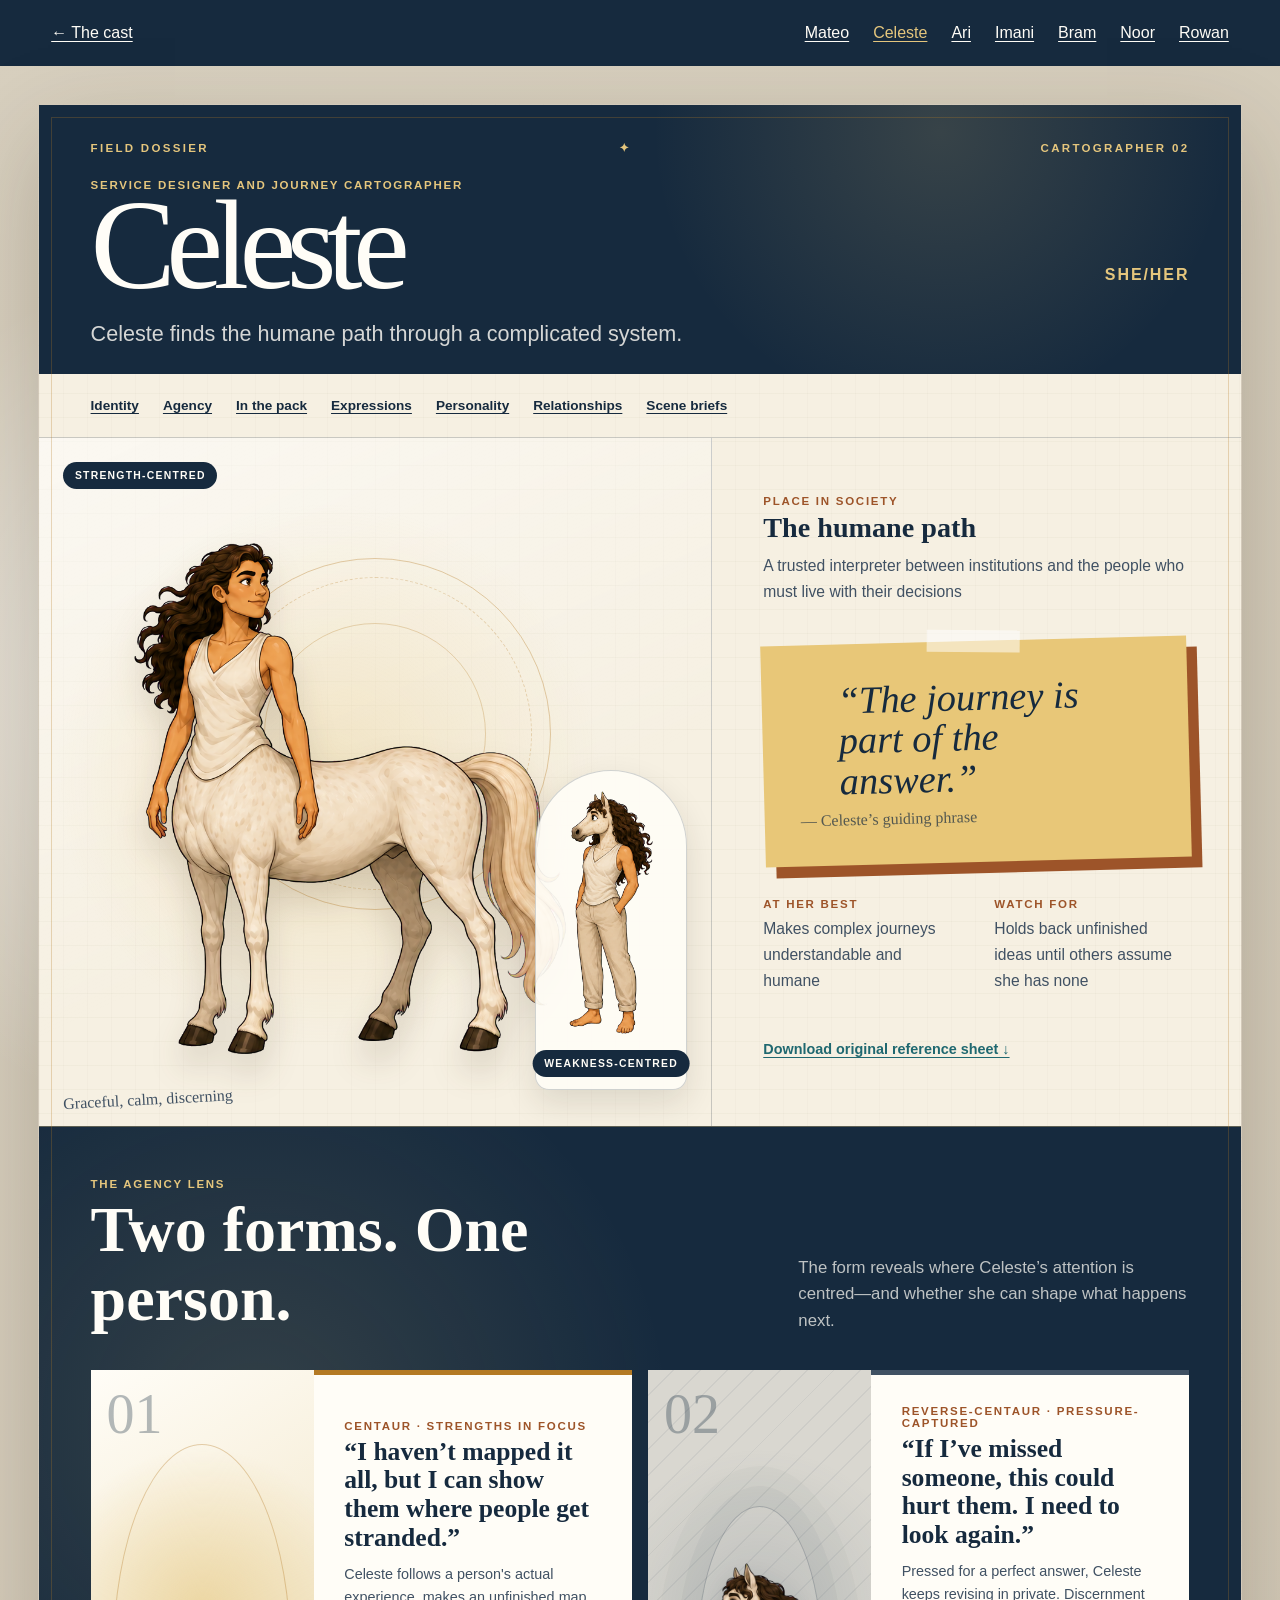
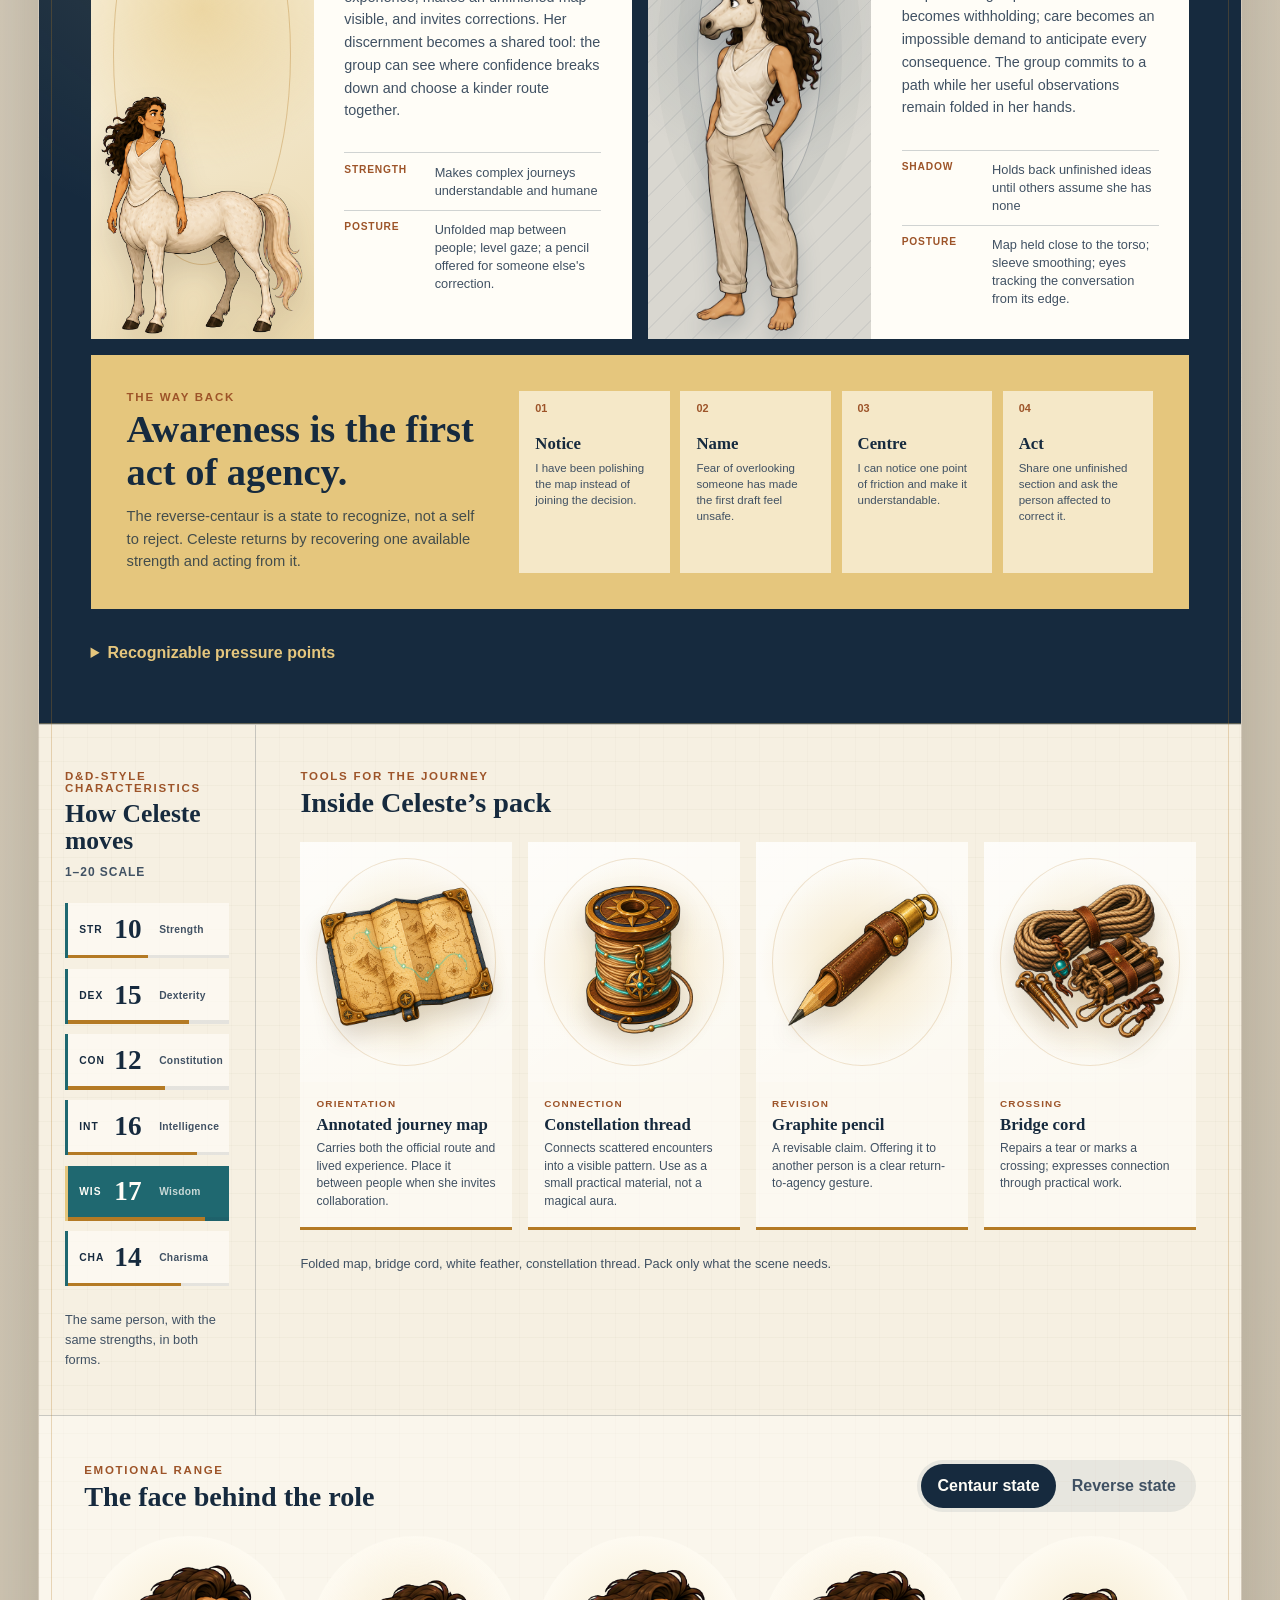
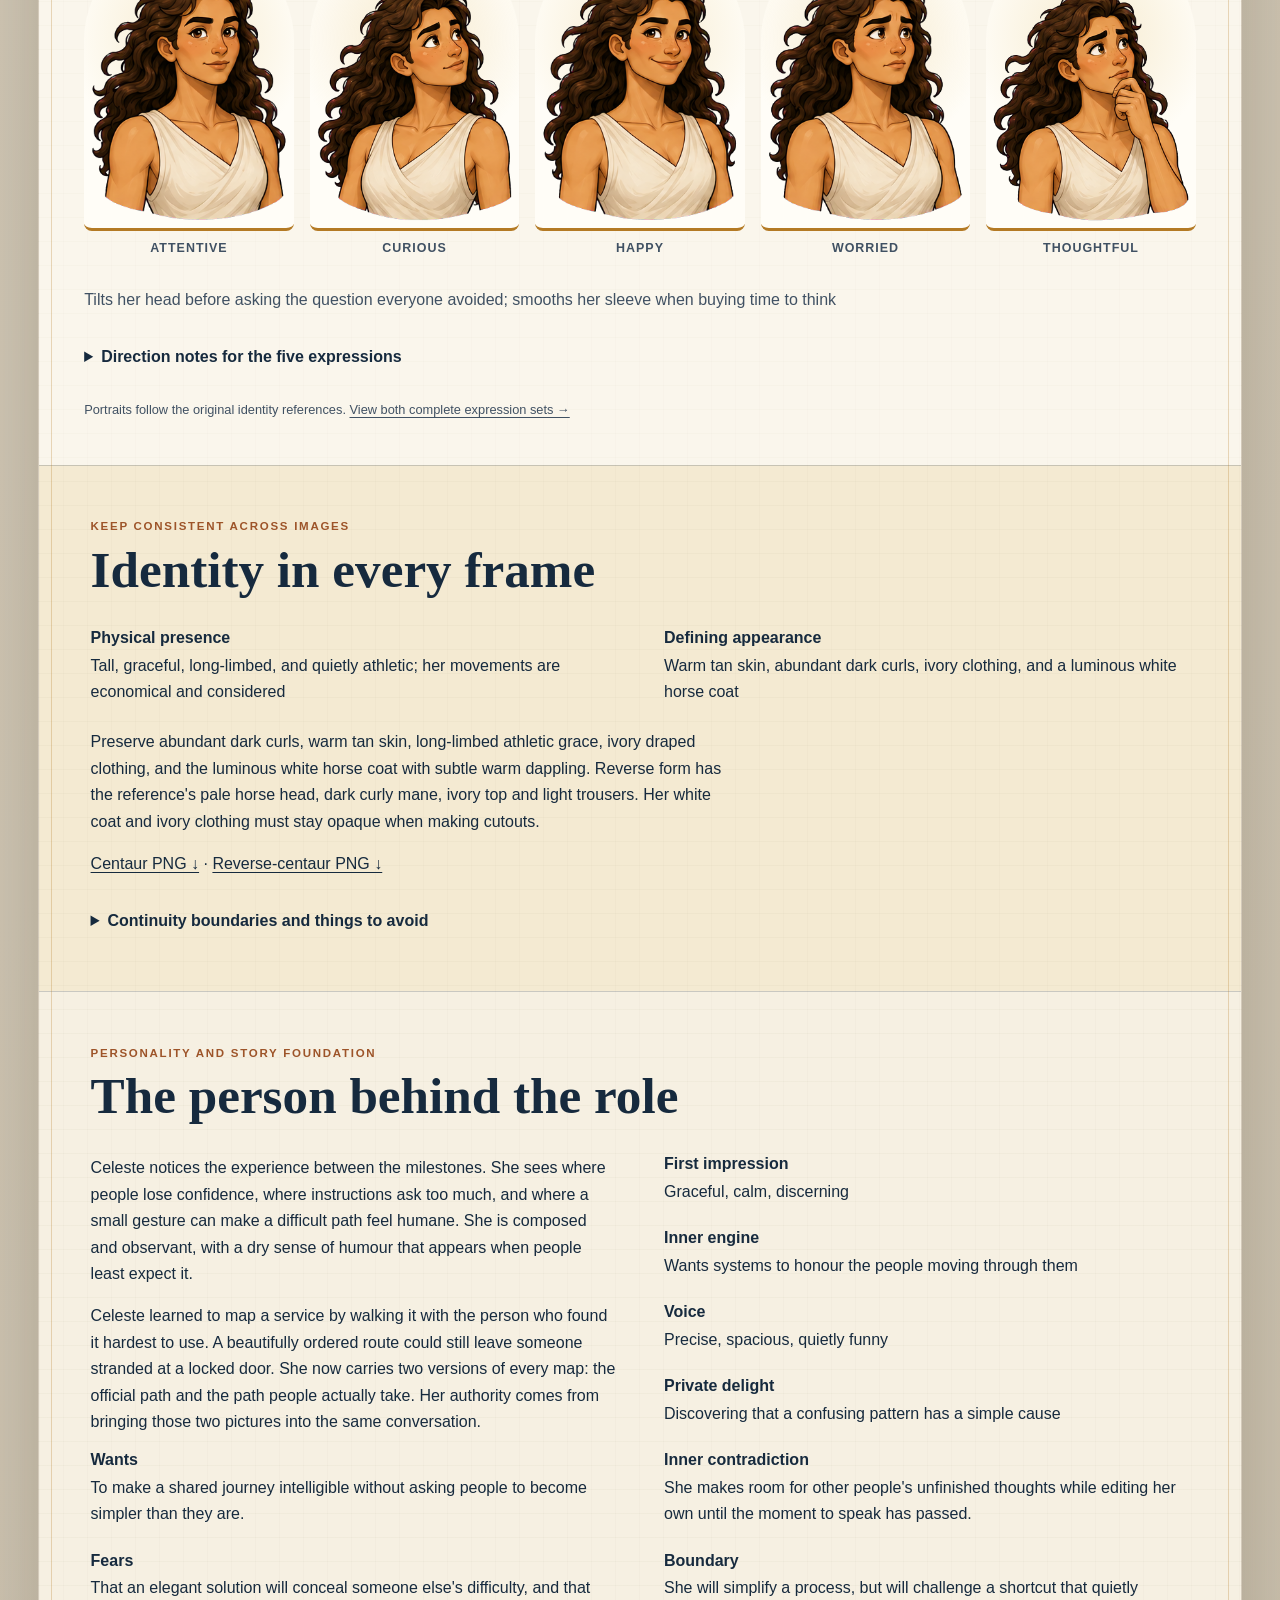
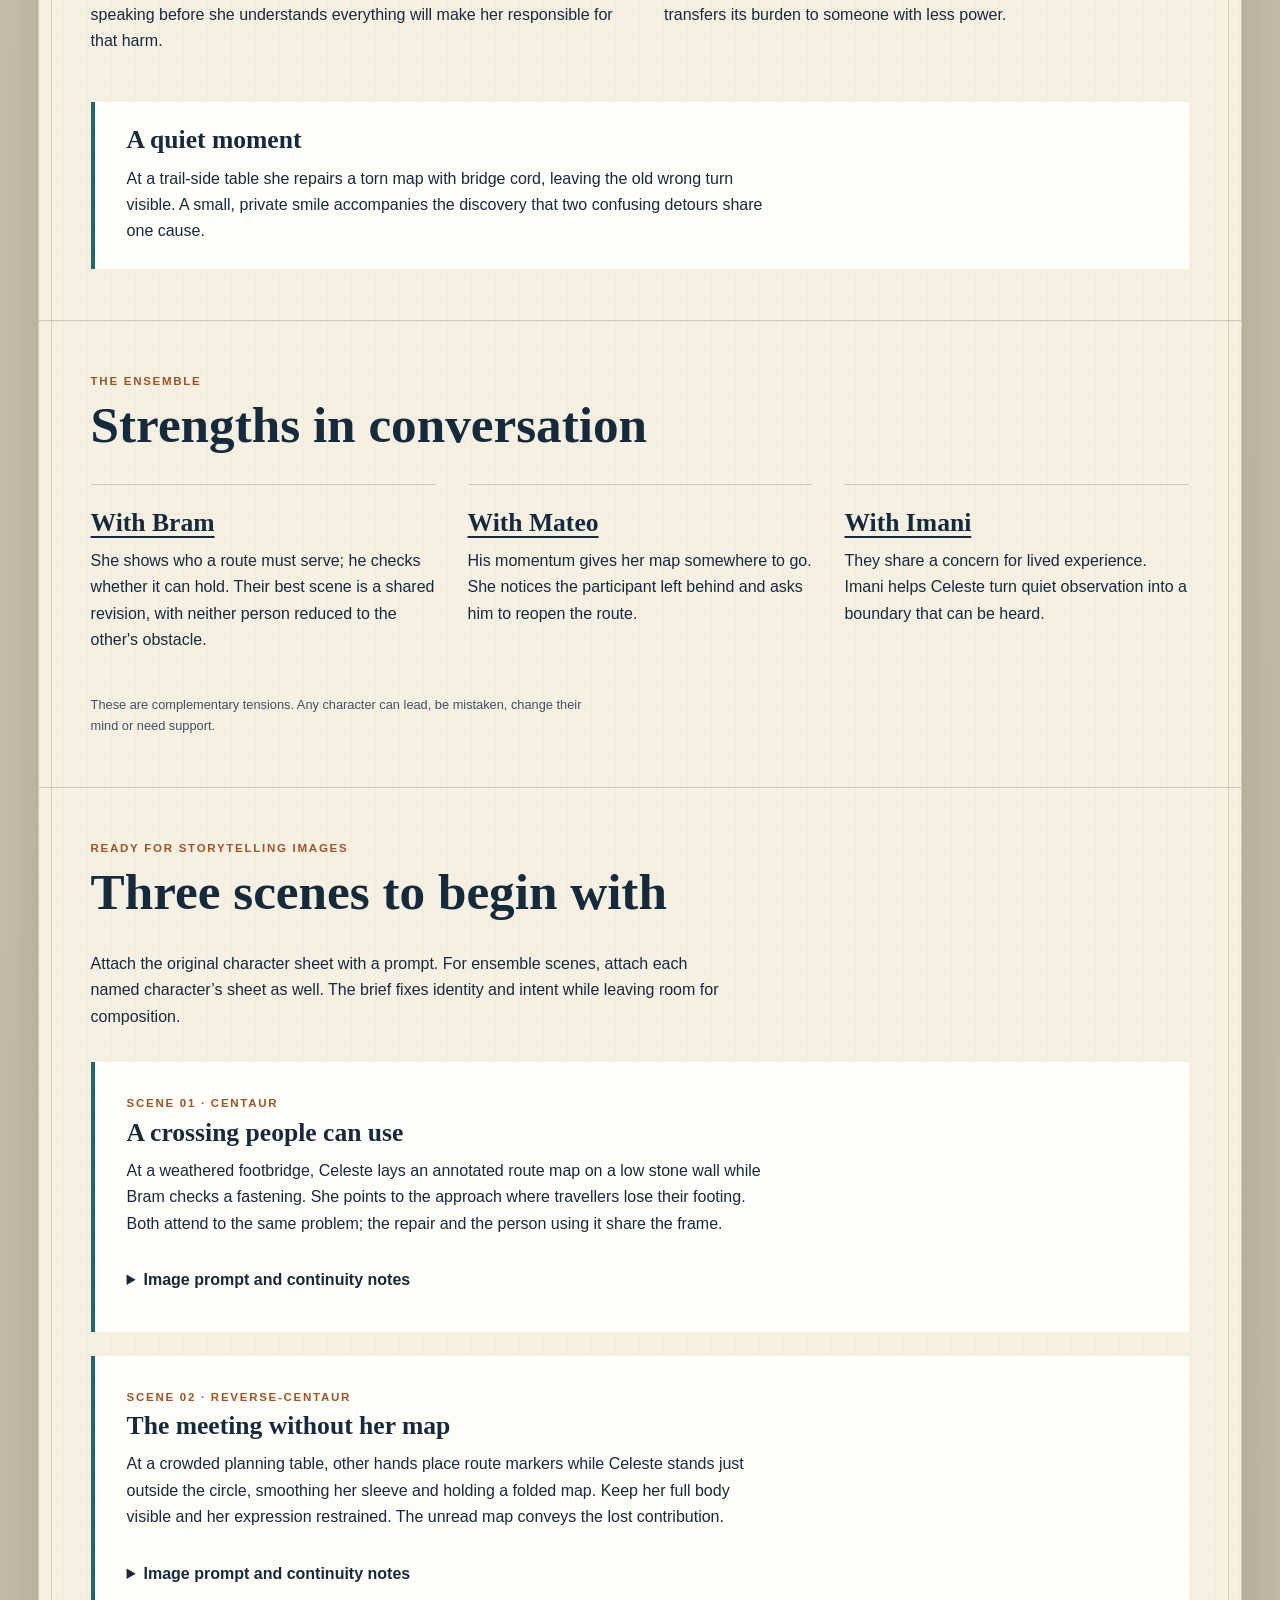
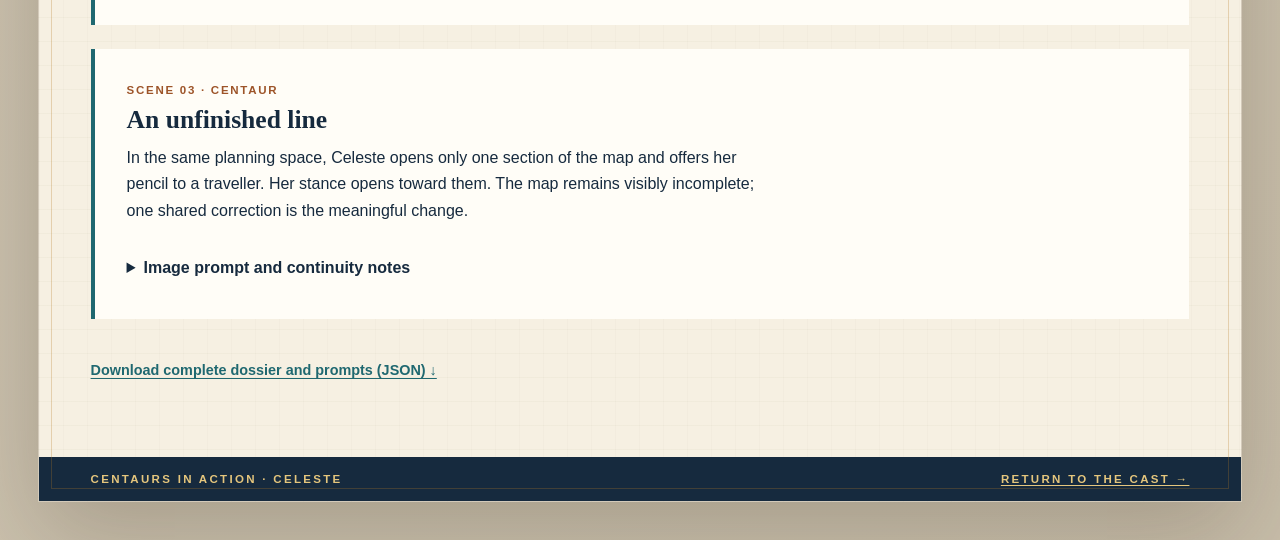
<file: character-references-2/celeste/index.html>
<!doctype html>
<html lang="en">
<head>
  <meta charset="utf-8">
  <meta name="viewport" content="width=device-width, initial-scale=1">
  <meta name="description" content="Celeste — illustrated character dossier, pack contents, agency states and storytelling image prompts.">
  <title>Celeste — Character Dossier · Centaurs in Action</title>
  <link rel="stylesheet" href="../dossier.css?v=20261004-2">
</head>
<body>
  <a class="skip-link" href="#main">Skip to dossier</a>
  <nav class="cast-navigation" aria-label="Character dossiers"><a href="../../#cast">← The cast</a><a href="../mateo/">Mateo</a><a href="../celeste/" aria-current="page">Celeste</a><a href="../ari/">Ari</a><a href="../imani/">Imani</a><a href="../bram/">Bram</a><a href="../noor/">Noor</a><a href="../rowan/">Rowan</a></nav>
  <main id="main" class="page-shell">
    <article class="dossier" aria-labelledby="character-name">
      <header class="masthead">
        <div class="masthead__eyebrow"><span>Field dossier</span><span aria-hidden="true">✦</span><span>Cartographer 02</span></div>
        <div class="masthead__title-row"><div><p class="kicker">Service designer and journey cartographer</p><h1 id="character-name">Celeste</h1></div><p class="pronouns">she/her</p></div>
        <p class="essence">Celeste finds the humane path through a complicated system.</p>
      </header>
      <nav class="section-nav" aria-label="Dossier sections"><a href="#identity">Identity</a><a href="#agency">Agency</a><a href="#pack">In the pack</a><a href="#expressions">Expressions</a><a href="#personality">Personality</a><a href="#relationships">Relationships</a><a href="#scenes">Scene briefs</a></nav>
      <section id="identity" class="hero-grid" aria-label="Character overview">
        <div class="character-stage">
          <div class="character-stage__label">Strength-centred</div><div class="sun-mark" aria-hidden="true"></div>
          <img class="character-stage__centaur" src="assets/centaur-full-body.png" alt="Celeste in full centaur form">
          <div class="alternate-form"><span class="alternate-form__label">Weakness-centred</span><img src="assets/reverse-full-body.png" alt="Celeste in full reverse-centaur form"></div>
          <p class="stage-note">Graceful, calm, discerning</p>
        </div>
        <div class="character-story">
          <section class="story-block"><p class="section-label">Place in society</p><h2>The humane path</h2><p>A trusted interpreter between institutions and the people who must live with their decisions</p></section>
          <figure class="quote-card"><blockquote>“The journey is part of the answer.”</blockquote><figcaption>— Celeste’s guiding phrase</figcaption></figure>
          <section class="tension-grid" aria-label="Leadership profile"><div><p class="section-label">At her best</p><p>Makes complex journeys understandable and humane</p></div><div><p class="section-label">Watch for</p><p>Holds back unfinished ideas until others assume she has none</p></div></section>
          <a class="reference-link" href="../female-white-centaur-character-study.png" download>Download original reference sheet ↓</a>
        </div>
      </section>
      <section id="agency" class="agency-lens" aria-labelledby="agency-title">
        <header class="agency-lens__heading"><div><p class="section-label">The agency lens</p><h2 id="agency-title">Two forms. One person.</h2></div><p>The form reveals where Celeste’s attention is centred—and whether she can shape what happens next.</p></header>
        <div class="agency-states">
          <article class="agency-state agency-state--centaur"><div class="agency-state__art"><span class="agency-state__number">01</span><img src="assets/centaur-full-body.png" alt="Celeste, centred in strengths"></div><div class="agency-state__story"><p class="section-label">Centaur · strengths in focus</p><h3>“I haven’t mapped it all, but I can show them where people get stranded.”</h3><p>Celeste follows a person&#x27;s actual experience, makes an unfinished map visible, and invites corrections. Her discernment becomes a shared tool: the group can see where confidence breaks down and choose a kinder route together.</p><dl class="agency-signals"><div><dt>Strength</dt><dd>Makes complex journeys understandable and humane</dd></div><div><dt>Posture</dt><dd>Unfolded map between people; level gaze; a pencil offered for someone else&#x27;s correction.</dd></div></dl></div></article>
          <article class="agency-state agency-state--reverse"><div class="agency-state__art"><span class="agency-state__number">02</span><img src="assets/reverse-full-body.png" alt="Celeste, attention captured by pressure"></div><div class="agency-state__story"><p class="section-label">Reverse-centaur · pressure-captured</p><h3>“If I’ve missed someone, this could hurt them. I need to look again.”</h3><p>Pressed for a perfect answer, Celeste keeps revising in private. Discernment becomes withholding; care becomes an impossible demand to anticipate every consequence. The group commits to a path while her useful observations remain folded in her hands.</p><dl class="agency-signals"><div><dt>Shadow</dt><dd>Holds back unfinished ideas until others assume she has none</dd></div><div><dt>Posture</dt><dd>Map held close to the torso; sleeve smoothing; eyes tracking the conversation from its edge.</dd></div></dl></div></article>
        </div>
        <aside class="return-path" aria-label="Return to agency"><div class="return-path__message"><p class="section-label">The way back</p><h3>Awareness is the first act of agency.</h3><p>The reverse-centaur is a state to recognize, not a self to reject. Celeste returns by recovering one available strength and acting from it.</p></div><ol class="return-path__steps"><li><strong>Notice</strong><span>I have been polishing the map instead of joining the decision.</span></li><li><strong>Name</strong><span>Fear of overlooking someone has made the first draft feel unsafe.</span></li><li><strong>Centre</strong><span>I can notice one point of friction and make it understandable.</span></li><li><strong>Act</strong><span>Share one unfinished section and ask the person affected to correct it.</span></li></ol></aside>
        <details class="pressure-notes"><summary>Recognizable pressure points</summary><ul><li>A decision is announced before the people affected have been heard.</li><li>She is asked to make a painful process look reassuring without changing it.</li><li>A rushed workshop treats every uncertainty as a flaw in her preparation.</li></ul></details>
      </section>
      <section id="pack" class="detail-grid">
        <div class="stats-panel" aria-labelledby="characteristics-title"><div class="section-heading"><div><p class="section-label">D&amp;D-style characteristics</p><h2 id="characteristics-title">How Celeste moves</h2></div><span class="scale-note">1–20 scale</span></div><div class="stats" role="list"><div class="stat" role="listitem" style="--score: 50%"><span class="stat__abbr">STR</span><strong>10</strong><span class="stat__name">Strength</span></div><div class="stat" role="listitem" style="--score: 75%"><span class="stat__abbr">DEX</span><strong>15</strong><span class="stat__name">Dexterity</span></div><div class="stat" role="listitem" style="--score: 60%"><span class="stat__abbr">CON</span><strong>12</strong><span class="stat__name">Constitution</span></div><div class="stat" role="listitem" style="--score: 80%"><span class="stat__abbr">INT</span><strong>16</strong><span class="stat__name">Intelligence</span></div><div class="stat stat--signature" role="listitem" style="--score: 85%"><span class="stat__abbr">WIS</span><strong>17</strong><span class="stat__name">Wisdom</span></div><div class="stat" role="listitem" style="--score: 70%"><span class="stat__abbr">CHA</span><strong>14</strong><span class="stat__name">Charisma</span></div></div><p class="caption">The same person, with the same strengths, in both forms.</p></div>
        <div class="objects-panel" aria-labelledby="objects-title"><div class="section-heading"><div><p class="section-label">Tools for the journey</p><h2 id="objects-title">Inside Celeste’s pack</h2></div></div><div class="object-list"><figure class="tool-card"><a class="tool-card__image" href="../../adventurer-props/transparent-1024/folding-star-map.png" download aria-label="Download Annotated journey map artwork"><img src="../../adventurer-props/transparent-1024/folding-star-map.png" alt="Folded parchment journey map with brass corners" loading="lazy"></a><figcaption><span>Orientation</span><strong>Annotated journey map</strong><p>Carries both the official route and lived experience. Place it between people when she invites collaboration.</p></figcaption></figure><figure class="tool-card"><a class="tool-card__image" href="../../adventurer-props/transparent-1024/constellation-thread-spool.png" download aria-label="Download Constellation thread artwork"><img src="../../adventurer-props/transparent-1024/constellation-thread-spool.png" alt="Wood and brass spool wound with golden thread" loading="lazy"></a><figcaption><span>Connection</span><strong>Constellation thread</strong><p>Connects scattered encounters into a visible pattern. Use as a small practical material, not a magical aura.</p></figcaption></figure><figure class="tool-card"><a class="tool-card__image" href="../../adventurer-props/transparent-1024/graphite-pencil.png" download aria-label="Download Graphite pencil artwork"><img src="../../adventurer-props/transparent-1024/graphite-pencil.png" alt="Cedar graphite pencil in a leather protective sleeve" loading="lazy"></a><figcaption><span>Revision</span><strong>Graphite pencil</strong><p>A revisable claim. Offering it to another person is a clear return-to-agency gesture.</p></figcaption></figure><figure class="tool-card"><a class="tool-card__image" href="../../adventurer-props/transparent-1024/bridge-rope-kit.png" download aria-label="Download Bridge cord artwork"><img src="../../adventurer-props/transparent-1024/bridge-rope-kit.png" alt="Coiled bridge cord with practical ties and clips" loading="lazy"></a><figcaption><span>Crossing</span><strong>Bridge cord</strong><p>Repairs a tear or marks a crossing; expresses connection through practical work.</p></figcaption></figure></div><p class="caption">Folded map, bridge cord, white feather, constellation thread. Pack only what the scene needs.</p></div>
      </section>
      <section id="expressions" class="expression-panel" aria-labelledby="expressions-title">
        <div class="expression-panel__heading"><div><p class="section-label">Emotional range</p><h2 id="expressions-title">The face behind the role</h2></div><div class="form-toggle" aria-label="Expression form" hidden><button class="form-toggle__button is-active" type="button" data-form="human" aria-pressed="true">Centaur state</button><button class="form-toggle__button" type="button" data-form="reverse" aria-pressed="false">Reverse state</button></div></div>
        <div class="expressions" data-expression-grid data-character="Celeste" data-form="human"><figure class="expression"><div class="expression__portrait"><img src="assets/human-neutral.png" alt="Celeste attentive in centaur form" data-emotion="attentive" data-expression="neutral" loading="lazy"></div><figcaption>Attentive</figcaption></figure><figure class="expression"><div class="expression__portrait"><img src="assets/human-curious.png" alt="Celeste curious in centaur form" data-emotion="curious" data-expression="curious" loading="lazy"></div><figcaption>Curious</figcaption></figure><figure class="expression"><div class="expression__portrait"><img src="assets/human-happy.png" alt="Celeste happy in centaur form" data-emotion="happy" data-expression="happy" loading="lazy"></div><figcaption>Happy</figcaption></figure><figure class="expression"><div class="expression__portrait"><img src="assets/human-worried.png" alt="Celeste worried in centaur form" data-emotion="worried" data-expression="worried" loading="lazy"></div><figcaption>Worried</figcaption></figure><figure class="expression"><div class="expression__portrait"><img src="assets/human-thoughtful.png" alt="Celeste thoughtful in centaur form" data-emotion="thoughtful" data-expression="thoughtful" loading="lazy"></div><figcaption>Thoughtful</figcaption></figure></div>
        <p class="expression-tell">Tilts her head before asking the question everyone avoided; smooths her sleeve when buying time to think</p>
        <details><summary>Direction notes for the five expressions</summary><div class="emotion-notes"><article><h3>Attentive</h3><p>level shoulders, soft mouth, eyes following the speaker; white horse ears oriented toward the conversation.</p></article><article><h3>Curious</h3><p>familiar head tilt, one brow gently raised; muzzle angled toward a new detail in reverse form.</p></article><article><h3>Happy</h3><p>a small, dry smile that reaches her eyes; loosen the jaw and lift the ears in reverse form.</p></article><article><h3>Worried</h3><p>a hand smoothing her sleeve, brow pinched, map held closer; ears draw back slightly without a theatrical grimace.</p></article><article><h3>Thoughtful</h3><p>pencil paused above the map, gaze briefly distant; a hand near the chin or muzzle.</p></article></div></details>
        <p class="caption">Portraits follow the original identity references. <a href="../female-white-centaur-character-study.png">View both complete expression sets →</a></p>
      </section>
      <section class="story-section continuity" aria-labelledby="continuity-title"><p class="section-label">Keep consistent across images</p><h2 id="continuity-title">Identity in every frame</h2><dl class="field-list"><div><dt>Physical presence</dt><dd>Tall, graceful, long-limbed, and quietly athletic; her movements are economical and considered</dd></div><div><dt>Defining appearance</dt><dd>Warm tan skin, abundant dark curls, ivory clothing, and a luminous white horse coat</dd></div></dl><p>Preserve abundant dark curls, warm tan skin, long-limbed athletic grace, ivory draped clothing, and the luminous white horse coat with subtle warm dappling. Reverse form has the reference&#x27;s pale horse head, dark curly mane, ivory top and light trousers. Her white coat and ivory clothing must stay opaque when making cutouts.</p><p class="asset-downloads"><a href="assets/centaur-full-body.png" download>Centaur PNG ↓</a> · <a href="assets/reverse-full-body.png" download>Reverse-centaur PNG ↓</a></p><details><summary>Continuity boundaries and things to avoid</summary><p>Do not bleach her human skin, straighten or shorten her curls, replace quiet discernment with aloofness, or turn her into a decorative muse. White feather and thread are motifs, not wings or a halo.</p><p>Both forms belong to the same person. Neither sadness nor happiness determines the form: a centaur can be worried and act with agency; a reverse-centaur can smile while seeking approval. Keep both forms dignified and fully clothed as shown. Body-art diagrams and added tattoos are excluded.</p><p>The original sheet anchors appearance. Pack contents and scene briefs extend the storytelling vocabulary; include only what the scene needs.</p></details></section>
      <section id="personality" class="story-section"><p class="section-label">Personality and story foundation</p><h2>The person behind the role</h2><div class="two-columns"><div><p>Celeste notices the experience between the milestones. She sees where people lose confidence, where instructions ask too much, and where a small gesture can make a difficult path feel humane. She is composed and observant, with a dry sense of humour that appears when people least expect it.</p><p>Celeste learned to map a service by walking it with the person who found it hardest to use. A beautifully ordered route could still leave someone stranded at a locked door. She now carries two versions of every map: the official path and the path people actually take. Her authority comes from bringing those two pictures into the same conversation.</p></div><dl class="field-list"><div><dt>First impression</dt><dd>Graceful, calm, discerning</dd></div><div><dt>Inner engine</dt><dd>Wants systems to honour the people moving through them</dd></div><div><dt>Voice</dt><dd>Precise, spacious, quietly funny</dd></div><div><dt>Private delight</dt><dd>Discovering that a confusing pattern has a simple cause</dd></div></dl></div><div class="two-columns"><dl class="field-list"><div><dt>Wants</dt><dd>To make a shared journey intelligible without asking people to become simpler than they are.</dd></div><div><dt>Fears</dt><dd>That an elegant solution will conceal someone else&#x27;s difficulty, and that speaking before she understands everything will make her responsible for that harm.</dd></div></dl><dl class="field-list"><div><dt>Inner contradiction</dt><dd>She makes room for other people&#x27;s unfinished thoughts while editing her own until the moment to speak has passed.</dd></div><div><dt>Boundary</dt><dd>She will simplify a process, but will challenge a shortcut that quietly transfers its burden to someone with less power.</dd></div></dl></div><aside class="candid"><h3>A quiet moment</h3><p>At a trail-side table she repairs a torn map with bridge cord, leaving the old wrong turn visible. A small, private smile accompanies the discovery that two confusing detours share one cause.</p></aside></section>
      <section id="relationships" class="story-section"><p class="section-label">The ensemble</p><h2>Strengths in conversation</h2><div class="relationship-grid"><article><h3><a href="../bram/">With Bram</a></h3><p>She shows who a route must serve; he checks whether it can hold. Their best scene is a shared revision, with neither person reduced to the other&#x27;s obstacle.</p></article><article><h3><a href="../mateo/">With Mateo</a></h3><p>His momentum gives her map somewhere to go. She notices the participant left behind and asks him to reopen the route.</p></article><article><h3><a href="../imani/">With Imani</a></h3><p>They share a concern for lived experience. Imani helps Celeste turn quiet observation into a boundary that can be heard.</p></article></div><p class="caption">These are complementary tensions. Any character can lead, be mistaken, change their mind or need support.</p></section>
      <section id="scenes" class="story-section"><p class="section-label">Ready for storytelling images</p><h2>Three scenes to begin with</h2><p>Attach the original character sheet with a prompt. For ensemble scenes, attach each named character’s sheet as well. The brief fixes identity and intent while leaving room for composition.</p><div class="scenes"><article class="scene"><p class="section-label">Scene 01 · Centaur</p><h3>A crossing people can use</h3><p>At a weathered footbridge, Celeste lays an annotated route map on a low stone wall while Bram checks a fastening. She points to the approach where travellers lose their footing. Both attend to the same problem; the repair and the person using it share the frame.</p><details><summary>Image prompt and continuity notes</summary><p class="prompt-text" id="prompt-1">Character: Celeste (she/her). Use the attached Celeste reference sheet as the identity authority. Form: Centaur. Preserve abundant dark curls, warm tan skin, long-limbed athletic grace, ivory draped clothing, and the luminous white horse coat with subtle warm dappling. Reverse form has the reference&#x27;s pale horse head, dark curly mane, ivory top and light trousers. Her white coat and ivory clothing must stay opaque when making cutouts. Scene: At a weathered footbridge, Celeste lays an annotated route map on a low stone wall while Bram checks a fastening. She points to the approach where travellers lose their footing. Both attend to the same problem; the repair and the person using it share the frame. Style: warm illustrated mythic adventure, expressive ink contours, painterly shading, tactile materials and grounded light. Preserve anatomy: centaur = human head and torso joined to a four-legged horse body; reverse-centaur = horse head on a clothed human body with two human legs. Keep all limbs plausible. Preserve identity, build, clothing and markings across forms. Agency is conveyed through attention, posture and context, never through changing skin tone, body size or gender. No body art, readable text, labels, watermark or logos. Avoid: Do not bleach her human skin, straighten or shorten her curls, replace quiet discernment with aloofness, or turn her into a decorative muse. White feather and thread are motifs, not wings or a halo.</p><button type="button" data-copy="prompt-1" hidden>Copy image prompt</button></details></article><article class="scene"><p class="section-label">Scene 02 · Reverse-centaur</p><h3>The meeting without her map</h3><p>At a crowded planning table, other hands place route markers while Celeste stands just outside the circle, smoothing her sleeve and holding a folded map. Keep her full body visible and her expression restrained. The unread map conveys the lost contribution.</p><details><summary>Image prompt and continuity notes</summary><p class="prompt-text" id="prompt-2">Character: Celeste (she/her). Use the attached Celeste reference sheet as the identity authority. Form: Reverse-centaur. Preserve abundant dark curls, warm tan skin, long-limbed athletic grace, ivory draped clothing, and the luminous white horse coat with subtle warm dappling. Reverse form has the reference&#x27;s pale horse head, dark curly mane, ivory top and light trousers. Her white coat and ivory clothing must stay opaque when making cutouts. Scene: At a crowded planning table, other hands place route markers while Celeste stands just outside the circle, smoothing her sleeve and holding a folded map. Keep her full body visible and her expression restrained. The unread map conveys the lost contribution. Style: warm illustrated mythic adventure, expressive ink contours, painterly shading, tactile materials and grounded light. Preserve anatomy: centaur = human head and torso joined to a four-legged horse body; reverse-centaur = horse head on a clothed human body with two human legs. Keep all limbs plausible. Preserve identity, build, clothing and markings across forms. Agency is conveyed through attention, posture and context, never through changing skin tone, body size or gender. No body art, readable text, labels, watermark or logos. Avoid: Do not bleach her human skin, straighten or shorten her curls, replace quiet discernment with aloofness, or turn her into a decorative muse. White feather and thread are motifs, not wings or a halo.</p><button type="button" data-copy="prompt-2" hidden>Copy image prompt</button></details></article><article class="scene"><p class="section-label">Scene 03 · Centaur</p><h3>An unfinished line</h3><p>In the same planning space, Celeste opens only one section of the map and offers her pencil to a traveller. Her stance opens toward them. The map remains visibly incomplete; one shared correction is the meaningful change.</p><details><summary>Image prompt and continuity notes</summary><p class="prompt-text" id="prompt-3">Character: Celeste (she/her). Use the attached Celeste reference sheet as the identity authority. Form: Centaur. Preserve abundant dark curls, warm tan skin, long-limbed athletic grace, ivory draped clothing, and the luminous white horse coat with subtle warm dappling. Reverse form has the reference&#x27;s pale horse head, dark curly mane, ivory top and light trousers. Her white coat and ivory clothing must stay opaque when making cutouts. Scene: In the same planning space, Celeste opens only one section of the map and offers her pencil to a traveller. Her stance opens toward them. The map remains visibly incomplete; one shared correction is the meaningful change. Style: warm illustrated mythic adventure, expressive ink contours, painterly shading, tactile materials and grounded light. Preserve anatomy: centaur = human head and torso joined to a four-legged horse body; reverse-centaur = horse head on a clothed human body with two human legs. Keep all limbs plausible. Preserve identity, build, clothing and markings across forms. Agency is conveyed through attention, posture and context, never through changing skin tone, body size or gender. No body art, readable text, labels, watermark or logos. Avoid: Do not bleach her human skin, straighten or shorten her curls, replace quiet discernment with aloofness, or turn her into a decorative muse. White feather and thread are motifs, not wings or a halo.</p><button type="button" data-copy="prompt-3" hidden>Copy image prompt</button></details></article></div><a class="reference-link" href="reference.json" download>Download complete dossier and prompts (JSON) ↓</a><p class="copy-status" role="status" aria-live="polite"></p></section>
      <footer class="dossier-footer"><span>Centaurs in Action · Celeste</span><a href="../../#cast">Return to the cast →</a></footer>
    </article>
  </main>
  <script src="../dossier.js"></script>
</body>
</html>
</file>
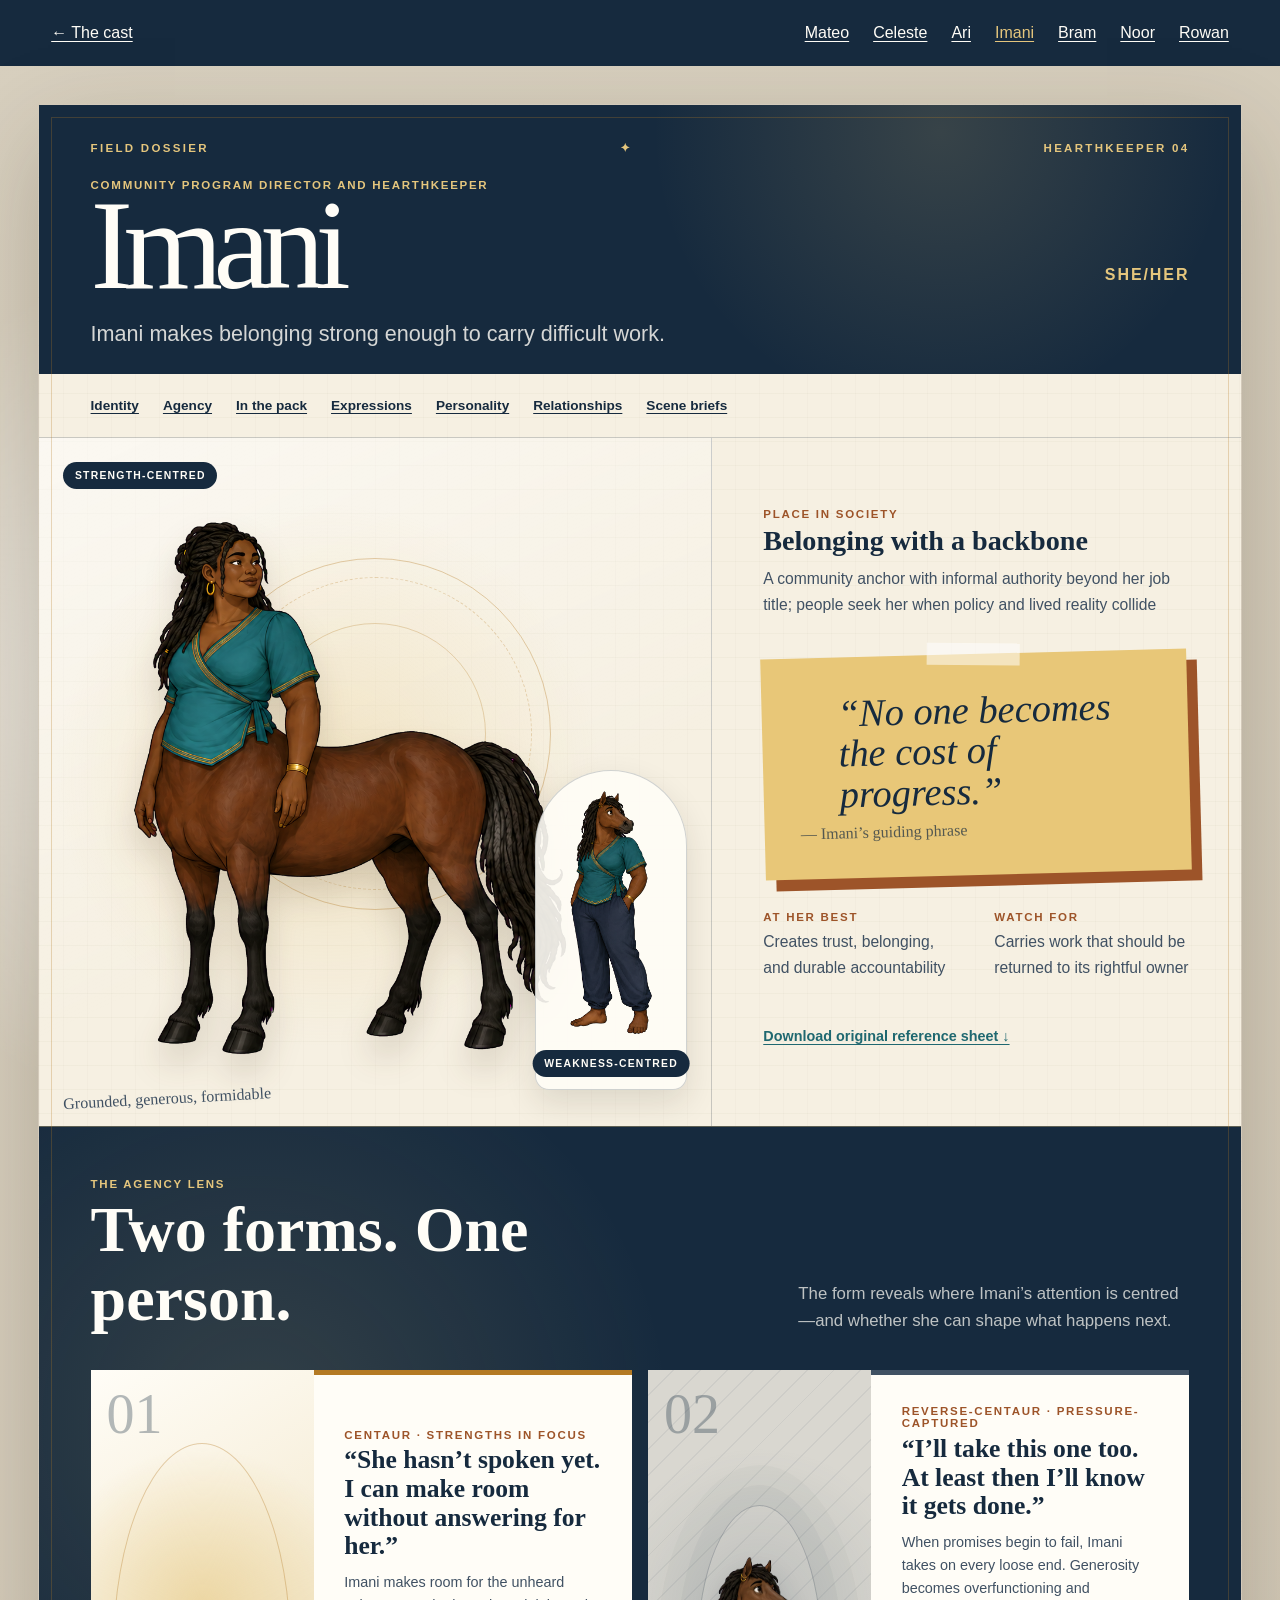
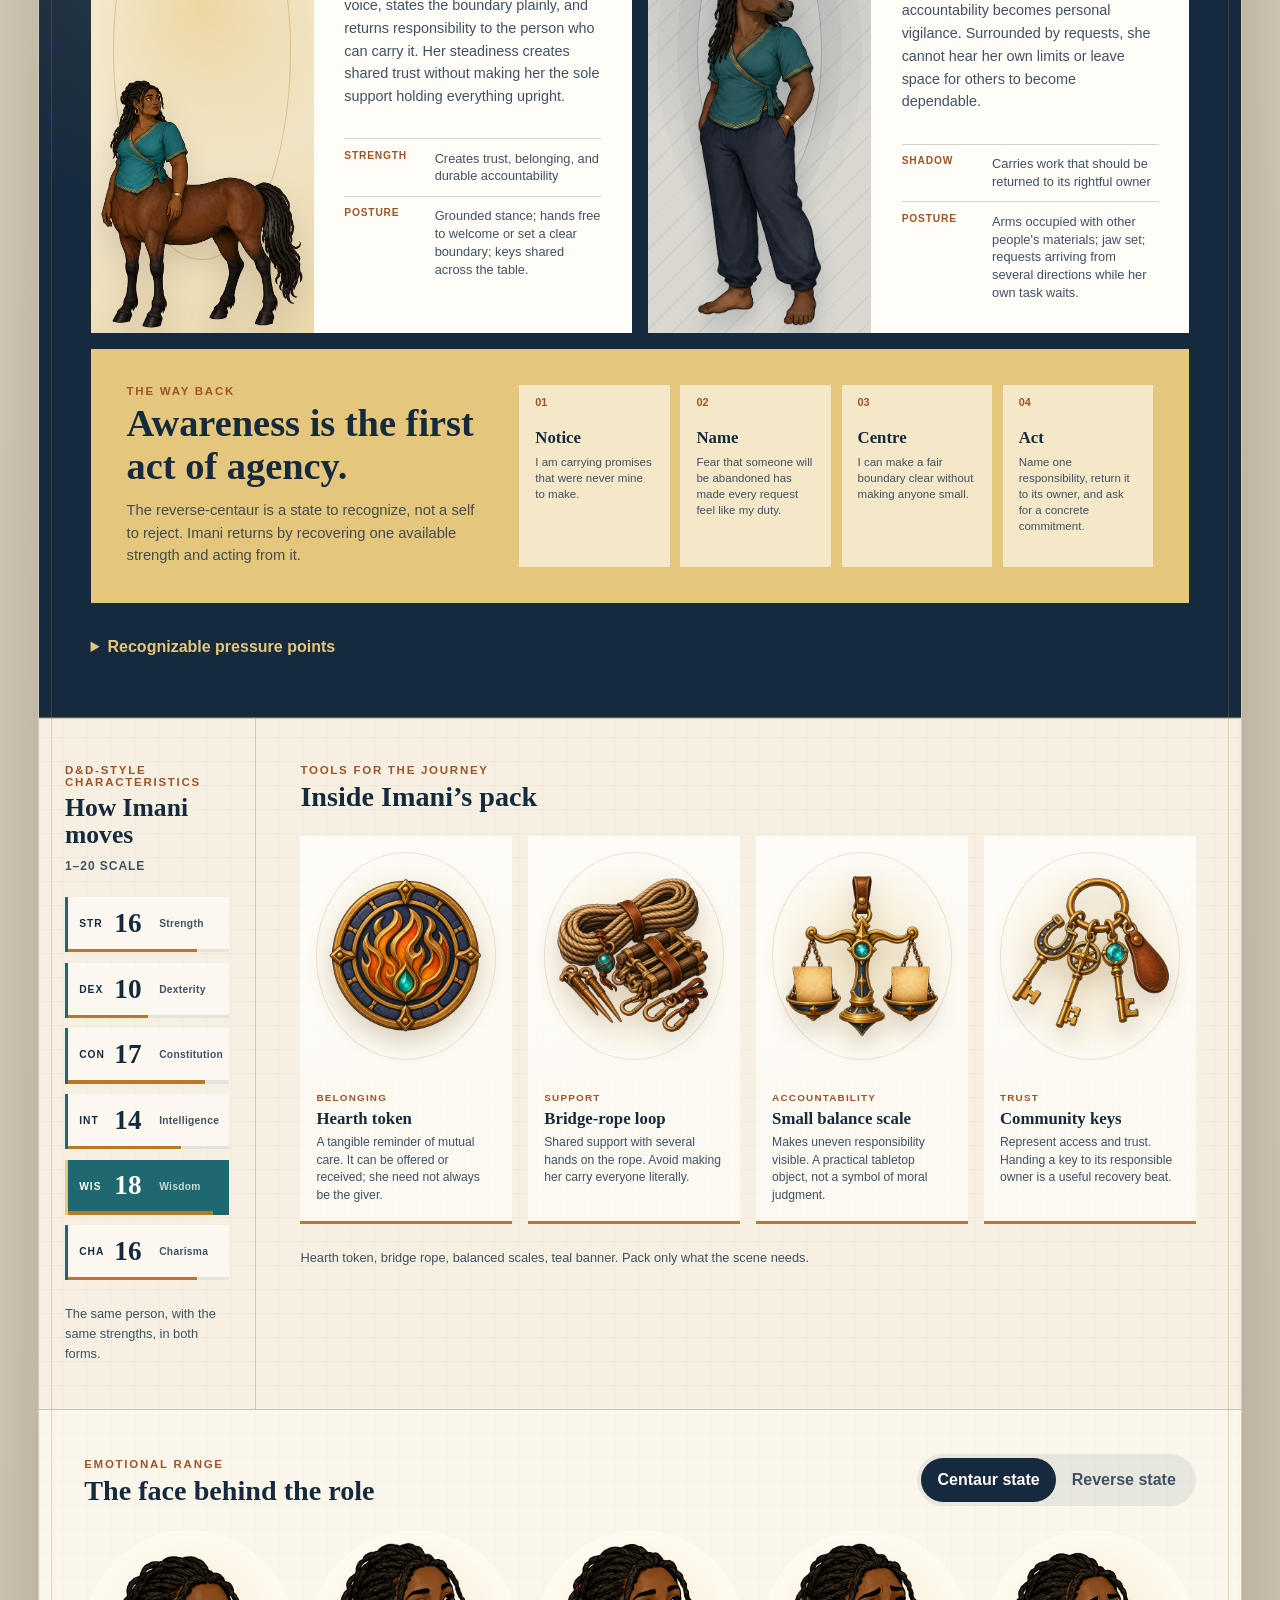
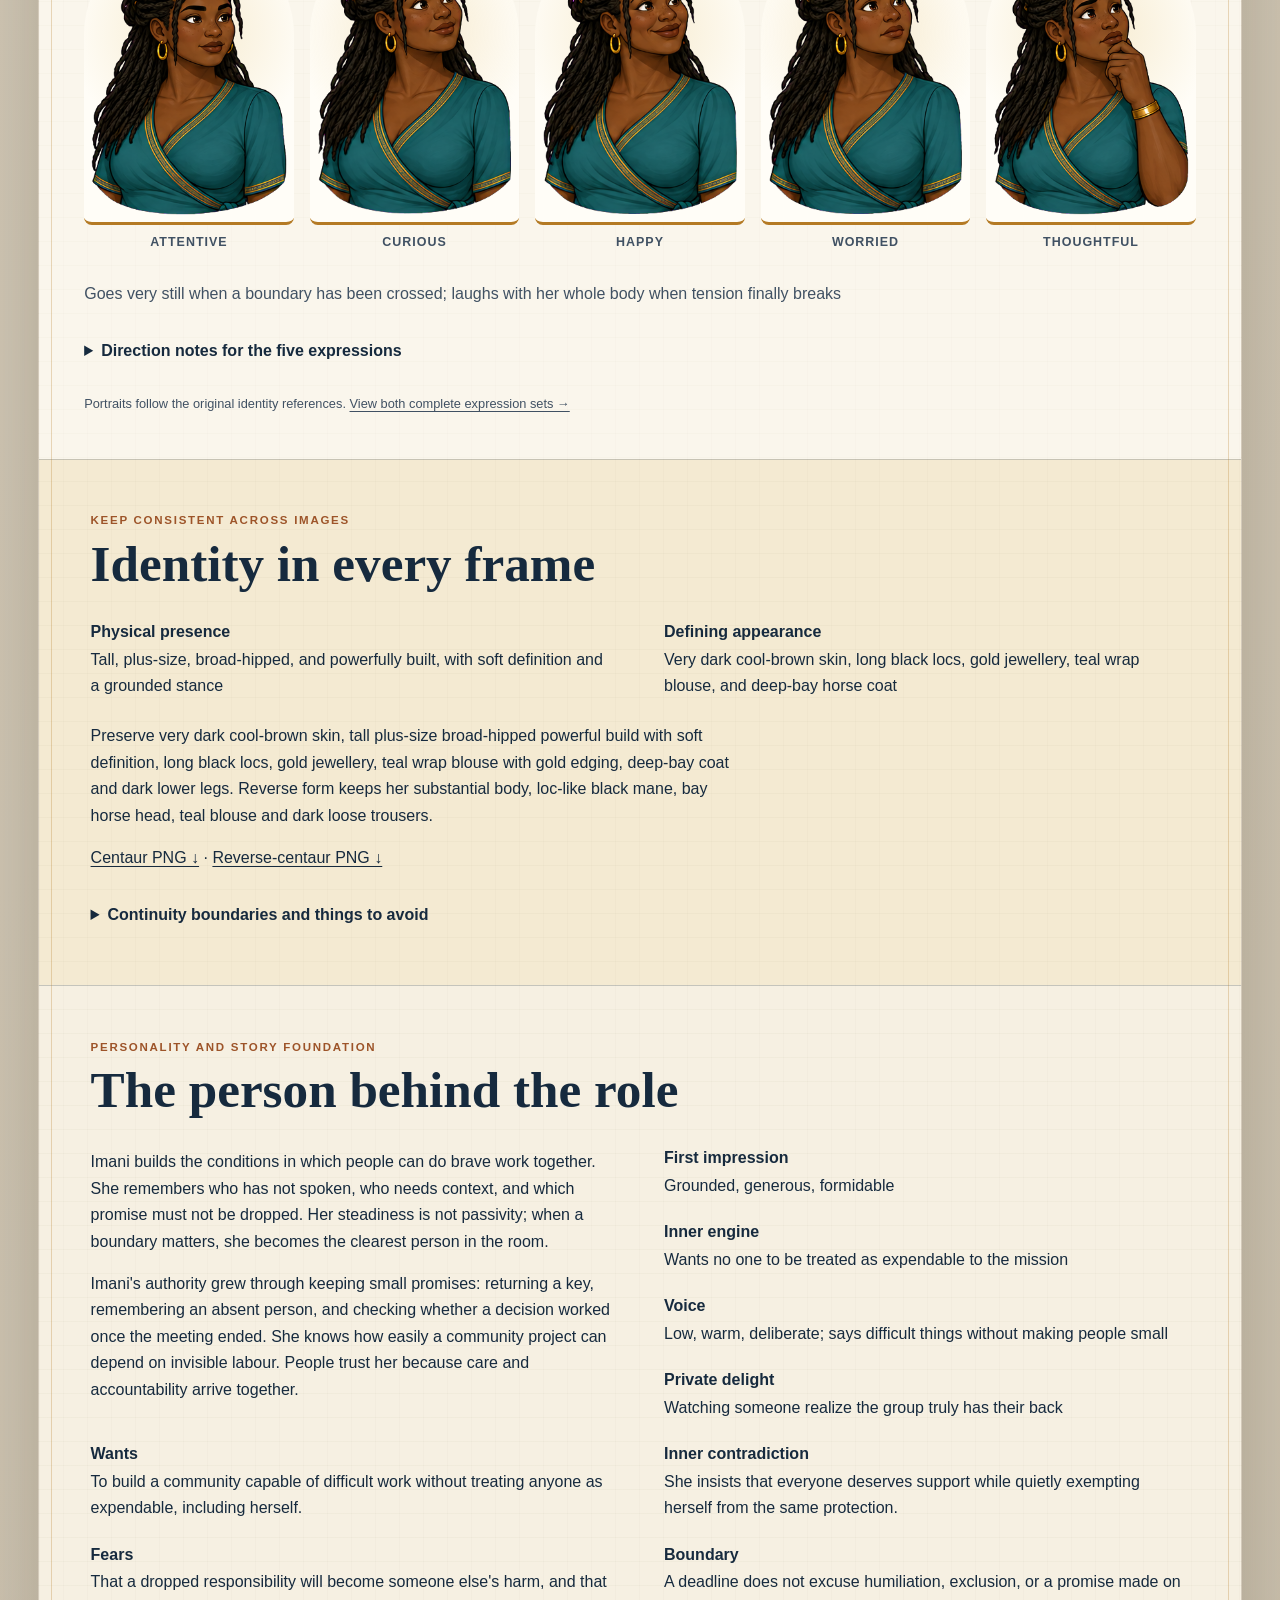
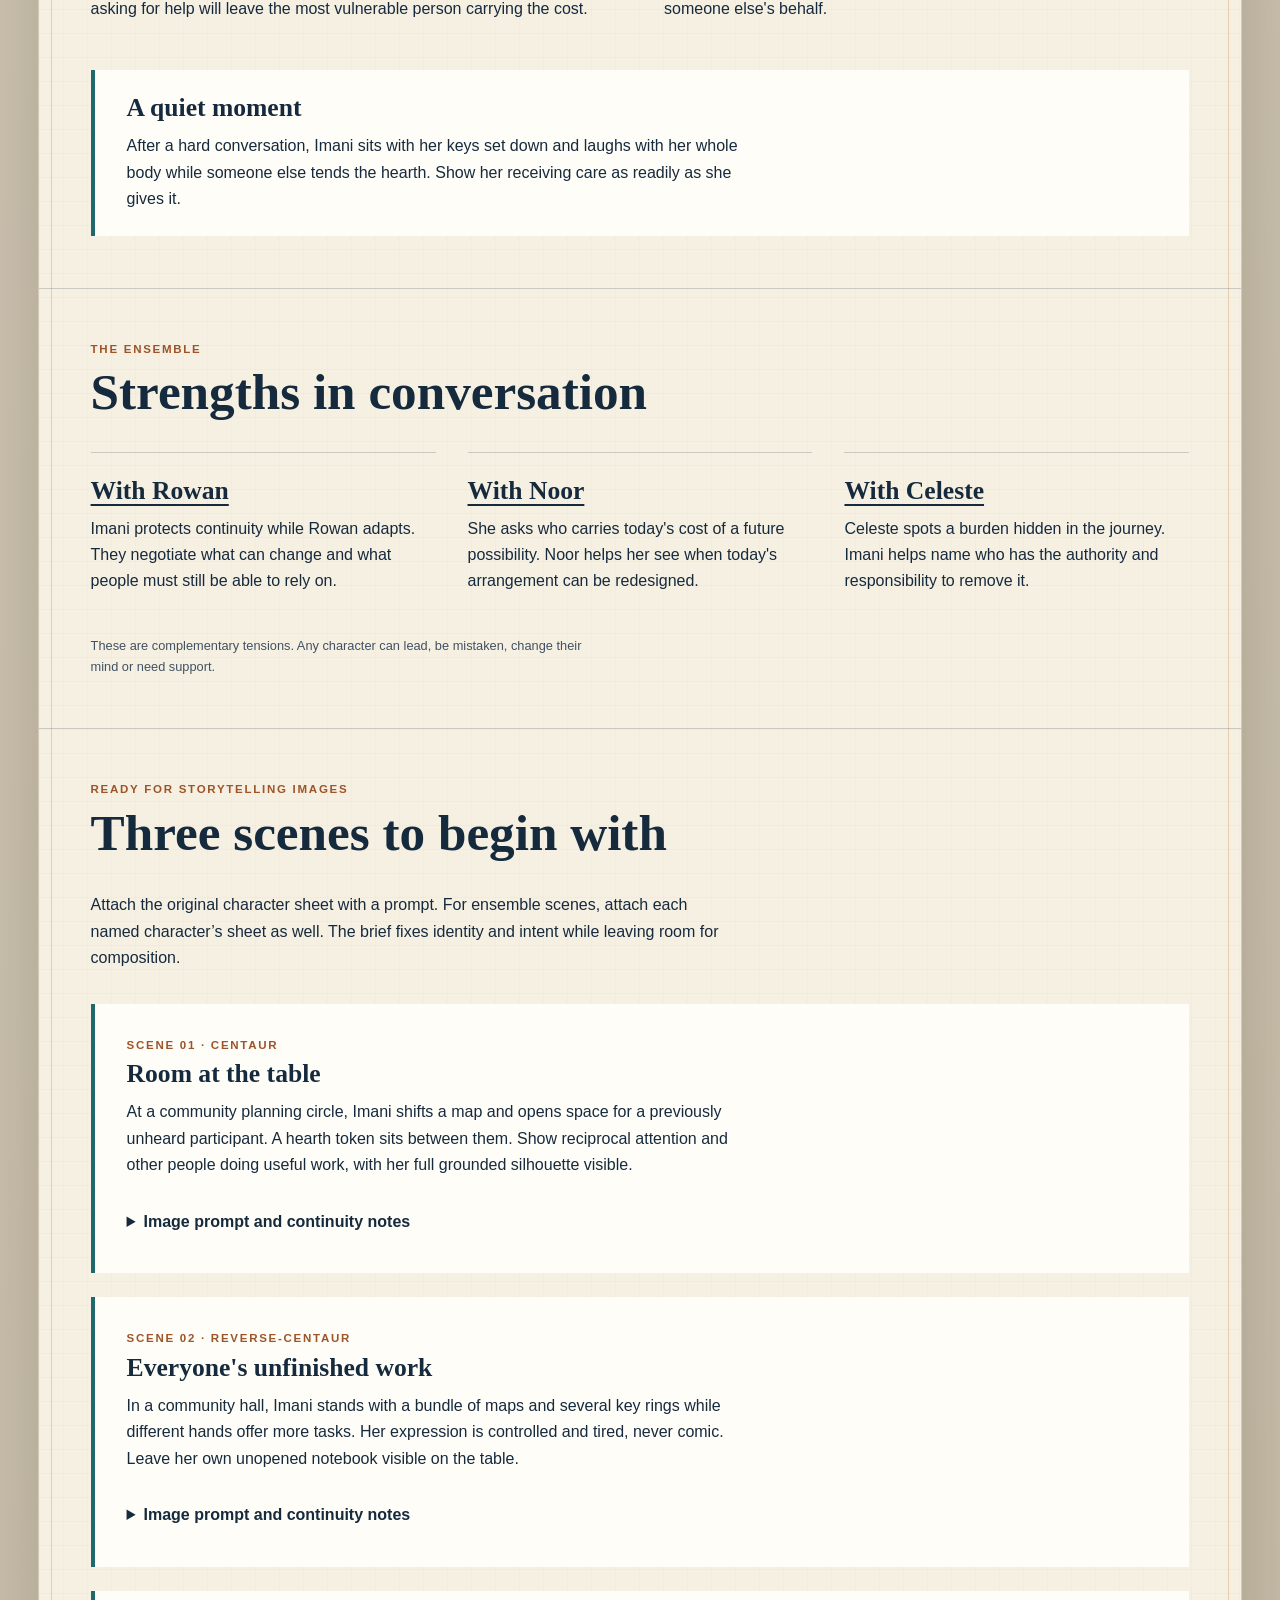
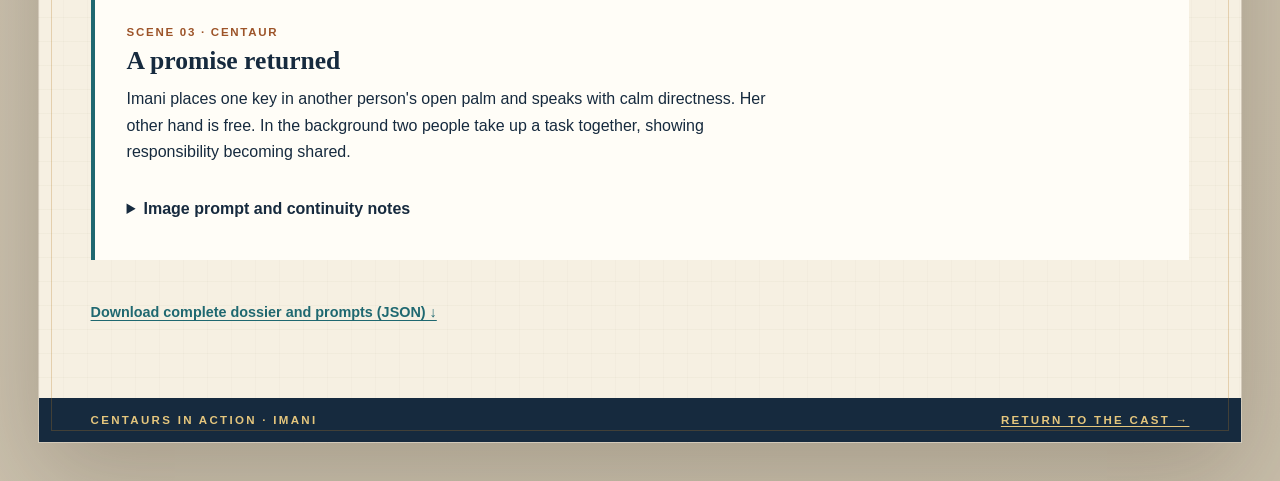
<file: character-references-2/imani/index.html>
<!doctype html>
<html lang="en">
<head>
  <meta charset="utf-8">
  <meta name="viewport" content="width=device-width, initial-scale=1">
  <meta name="description" content="Imani — illustrated character dossier, pack contents, agency states and storytelling image prompts.">
  <title>Imani — Character Dossier · Centaurs in Action</title>
  <link rel="stylesheet" href="../dossier.css?v=20261004-2">
</head>
<body>
  <a class="skip-link" href="#main">Skip to dossier</a>
  <nav class="cast-navigation" aria-label="Character dossiers"><a href="../../#cast">← The cast</a><a href="../mateo/">Mateo</a><a href="../celeste/">Celeste</a><a href="../ari/">Ari</a><a href="../imani/" aria-current="page">Imani</a><a href="../bram/">Bram</a><a href="../noor/">Noor</a><a href="../rowan/">Rowan</a></nav>
  <main id="main" class="page-shell">
    <article class="dossier" aria-labelledby="character-name">
      <header class="masthead">
        <div class="masthead__eyebrow"><span>Field dossier</span><span aria-hidden="true">✦</span><span>Hearthkeeper 04</span></div>
        <div class="masthead__title-row"><div><p class="kicker">Community program director and hearthkeeper</p><h1 id="character-name">Imani</h1></div><p class="pronouns">she/her</p></div>
        <p class="essence">Imani makes belonging strong enough to carry difficult work.</p>
      </header>
      <nav class="section-nav" aria-label="Dossier sections"><a href="#identity">Identity</a><a href="#agency">Agency</a><a href="#pack">In the pack</a><a href="#expressions">Expressions</a><a href="#personality">Personality</a><a href="#relationships">Relationships</a><a href="#scenes">Scene briefs</a></nav>
      <section id="identity" class="hero-grid" aria-label="Character overview">
        <div class="character-stage">
          <div class="character-stage__label">Strength-centred</div><div class="sun-mark" aria-hidden="true"></div>
          <img class="character-stage__centaur" src="assets/centaur-full-body.png" alt="Imani in full centaur form">
          <div class="alternate-form"><span class="alternate-form__label">Weakness-centred</span><img src="assets/reverse-full-body.png" alt="Imani in full reverse-centaur form"></div>
          <p class="stage-note">Grounded, generous, formidable</p>
        </div>
        <div class="character-story">
          <section class="story-block"><p class="section-label">Place in society</p><h2>Belonging with a backbone</h2><p>A community anchor with informal authority beyond her job title; people seek her when policy and lived reality collide</p></section>
          <figure class="quote-card"><blockquote>“No one becomes the cost of progress.”</blockquote><figcaption>— Imani’s guiding phrase</figcaption></figure>
          <section class="tension-grid" aria-label="Leadership profile"><div><p class="section-label">At her best</p><p>Creates trust, belonging, and durable accountability</p></div><div><p class="section-label">Watch for</p><p>Carries work that should be returned to its rightful owner</p></div></section>
          <a class="reference-link" href="../woman-dark-skin-plus-size-deep-bay-centaur-character-study.png" download>Download original reference sheet ↓</a>
        </div>
      </section>
      <section id="agency" class="agency-lens" aria-labelledby="agency-title">
        <header class="agency-lens__heading"><div><p class="section-label">The agency lens</p><h2 id="agency-title">Two forms. One person.</h2></div><p>The form reveals where Imani’s attention is centred—and whether she can shape what happens next.</p></header>
        <div class="agency-states">
          <article class="agency-state agency-state--centaur"><div class="agency-state__art"><span class="agency-state__number">01</span><img src="assets/centaur-full-body.png" alt="Imani, centred in strengths"></div><div class="agency-state__story"><p class="section-label">Centaur · strengths in focus</p><h3>“She hasn’t spoken yet. I can make room without answering for her.”</h3><p>Imani makes room for the unheard voice, states the boundary plainly, and returns responsibility to the person who can carry it. Her steadiness creates shared trust without making her the sole support holding everything upright.</p><dl class="agency-signals"><div><dt>Strength</dt><dd>Creates trust, belonging, and durable accountability</dd></div><div><dt>Posture</dt><dd>Grounded stance; hands free to welcome or set a clear boundary; keys shared across the table.</dd></div></dl></div></article>
          <article class="agency-state agency-state--reverse"><div class="agency-state__art"><span class="agency-state__number">02</span><img src="assets/reverse-full-body.png" alt="Imani, attention captured by pressure"></div><div class="agency-state__story"><p class="section-label">Reverse-centaur · pressure-captured</p><h3>“I’ll take this one too. At least then I’ll know it gets done.”</h3><p>When promises begin to fail, Imani takes on every loose end. Generosity becomes overfunctioning and accountability becomes personal vigilance. Surrounded by requests, she cannot hear her own limits or leave space for others to become dependable.</p><dl class="agency-signals"><div><dt>Shadow</dt><dd>Carries work that should be returned to its rightful owner</dd></div><div><dt>Posture</dt><dd>Arms occupied with other people&#x27;s materials; jaw set; requests arriving from several directions while her own task waits.</dd></div></dl></div></article>
        </div>
        <aside class="return-path" aria-label="Return to agency"><div class="return-path__message"><p class="section-label">The way back</p><h3>Awareness is the first act of agency.</h3><p>The reverse-centaur is a state to recognize, not a self to reject. Imani returns by recovering one available strength and acting from it.</p></div><ol class="return-path__steps"><li><strong>Notice</strong><span>I am carrying promises that were never mine to make.</span></li><li><strong>Name</strong><span>Fear that someone will be abandoned has made every request feel like my duty.</span></li><li><strong>Centre</strong><span>I can make a fair boundary clear without making anyone small.</span></li><li><strong>Act</strong><span>Name one responsibility, return it to its owner, and ask for a concrete commitment.</span></li></ol></aside>
        <details class="pressure-notes"><summary>Recognizable pressure points</summary><ul><li>An institution praises her care while withholding the resources it promised.</li><li>The same people repeatedly hand her unfinished responsibilities.</li><li>An urgent plan makes the least powerful participant absorb the risk.</li></ul></details>
      </section>
      <section id="pack" class="detail-grid">
        <div class="stats-panel" aria-labelledby="characteristics-title"><div class="section-heading"><div><p class="section-label">D&amp;D-style characteristics</p><h2 id="characteristics-title">How Imani moves</h2></div><span class="scale-note">1–20 scale</span></div><div class="stats" role="list"><div class="stat" role="listitem" style="--score: 80%"><span class="stat__abbr">STR</span><strong>16</strong><span class="stat__name">Strength</span></div><div class="stat" role="listitem" style="--score: 50%"><span class="stat__abbr">DEX</span><strong>10</strong><span class="stat__name">Dexterity</span></div><div class="stat" role="listitem" style="--score: 85%"><span class="stat__abbr">CON</span><strong>17</strong><span class="stat__name">Constitution</span></div><div class="stat" role="listitem" style="--score: 70%"><span class="stat__abbr">INT</span><strong>14</strong><span class="stat__name">Intelligence</span></div><div class="stat stat--signature" role="listitem" style="--score: 90%"><span class="stat__abbr">WIS</span><strong>18</strong><span class="stat__name">Wisdom</span></div><div class="stat" role="listitem" style="--score: 80%"><span class="stat__abbr">CHA</span><strong>16</strong><span class="stat__name">Charisma</span></div></div><p class="caption">The same person, with the same strengths, in both forms.</p></div>
        <div class="objects-panel" aria-labelledby="objects-title"><div class="section-heading"><div><p class="section-label">Tools for the journey</p><h2 id="objects-title">Inside Imani’s pack</h2></div></div><div class="object-list"><figure class="tool-card"><a class="tool-card__image" href="../../adventurer-props/transparent-1024/team-hearth-token.png" download aria-label="Download Hearth token artwork"><img src="../../adventurer-props/transparent-1024/team-hearth-token.png" alt="Warm brass hearth token with a small protected light" loading="lazy"></a><figcaption><span>Belonging</span><strong>Hearth token</strong><p>A tangible reminder of mutual care. It can be offered or received; she need not always be the giver.</p></figcaption></figure><figure class="tool-card"><a class="tool-card__image" href="../../adventurer-props/transparent-1024/bridge-rope-kit.png" download aria-label="Download Bridge-rope loop artwork"><img src="../../adventurer-props/transparent-1024/bridge-rope-kit.png" alt="Loop of braided rope with bridge-building fittings" loading="lazy"></a><figcaption><span>Support</span><strong>Bridge-rope loop</strong><p>Shared support with several hands on the rope. Avoid making her carry everyone literally.</p></figcaption></figure><figure class="tool-card"><a class="tool-card__image" href="../../adventurer-props/transparent-1024/decision-scales-charm.png" download aria-label="Download Small balance scale artwork"><img src="../../adventurer-props/transparent-1024/decision-scales-charm.png" alt="Small brass balance scales" loading="lazy"></a><figcaption><span>Accountability</span><strong>Small balance scale</strong><p>Makes uneven responsibility visible. A practical tabletop object, not a symbol of moral judgment.</p></figcaption></figure><figure class="tool-card"><a class="tool-card__image" href="../../adventurer-props/transparent-1024/curiosity-keyring.png" download aria-label="Download Community keys artwork"><img src="../../adventurer-props/transparent-1024/curiosity-keyring.png" alt="Ring of community keys with a leather tag" loading="lazy"></a><figcaption><span>Trust</span><strong>Community keys</strong><p>Represent access and trust. Handing a key to its responsible owner is a useful recovery beat.</p></figcaption></figure></div><p class="caption">Hearth token, bridge rope, balanced scales, teal banner. Pack only what the scene needs.</p></div>
      </section>
      <section id="expressions" class="expression-panel" aria-labelledby="expressions-title">
        <div class="expression-panel__heading"><div><p class="section-label">Emotional range</p><h2 id="expressions-title">The face behind the role</h2></div><div class="form-toggle" aria-label="Expression form" hidden><button class="form-toggle__button is-active" type="button" data-form="human" aria-pressed="true">Centaur state</button><button class="form-toggle__button" type="button" data-form="reverse" aria-pressed="false">Reverse state</button></div></div>
        <div class="expressions" data-expression-grid data-character="Imani" data-form="human"><figure class="expression"><div class="expression__portrait"><img src="assets/human-neutral.png" alt="Imani attentive in centaur form" data-emotion="attentive" data-expression="neutral" loading="lazy"></div><figcaption>Attentive</figcaption></figure><figure class="expression"><div class="expression__portrait"><img src="assets/human-curious.png" alt="Imani curious in centaur form" data-emotion="curious" data-expression="curious" loading="lazy"></div><figcaption>Curious</figcaption></figure><figure class="expression"><div class="expression__portrait"><img src="assets/human-happy.png" alt="Imani happy in centaur form" data-emotion="happy" data-expression="happy" loading="lazy"></div><figcaption>Happy</figcaption></figure><figure class="expression"><div class="expression__portrait"><img src="assets/human-worried.png" alt="Imani worried in centaur form" data-emotion="worried" data-expression="worried" loading="lazy"></div><figcaption>Worried</figcaption></figure><figure class="expression"><div class="expression__portrait"><img src="assets/human-thoughtful.png" alt="Imani thoughtful in centaur form" data-emotion="thoughtful" data-expression="thoughtful" loading="lazy"></div><figcaption>Thoughtful</figcaption></figure></div>
        <p class="expression-tell">Goes very still when a boundary has been crossed; laughs with her whole body when tension finally breaks</p>
        <details><summary>Direction notes for the five expressions</summary><div class="emotion-notes"><article><h3>Attentive</h3><p>settled shoulders, direct warm eyes and a still mouth; reverse ears gently forward.</p></article><article><h3>Curious</h3><p>chin lifts a little as she invites more context; an ear turns toward the quieter voice.</p></article><article><h3>Happy</h3><p>broad smile and whole-body laughter; eyes soften and the horse muzzle relaxes.</p></article><article><h3>Worried</h3><p>she becomes very still, with a firm mouth and focused gaze; hold the same grounded dignity in reverse form.</p></article><article><h3>Thoughtful</h3><p>chin supported lightly, breath settled, eyes on the person rather than the paperwork; hand rests near the muzzle.</p></article></div></details>
        <p class="caption">Portraits follow the original identity references. <a href="../woman-dark-skin-plus-size-deep-bay-centaur-character-study.png">View both complete expression sets →</a></p>
      </section>
      <section class="story-section continuity" aria-labelledby="continuity-title"><p class="section-label">Keep consistent across images</p><h2 id="continuity-title">Identity in every frame</h2><dl class="field-list"><div><dt>Physical presence</dt><dd>Tall, plus-size, broad-hipped, and powerfully built, with soft definition and a grounded stance</dd></div><div><dt>Defining appearance</dt><dd>Very dark cool-brown skin, long black locs, gold jewellery, teal wrap blouse, and deep-bay horse coat</dd></div></dl><p>Preserve very dark cool-brown skin, tall plus-size broad-hipped powerful build with soft definition, long black locs, gold jewellery, teal wrap blouse with gold edging, deep-bay coat and dark lower legs. Reverse form keeps her substantial body, loc-like black mane, bay horse head, teal blouse and dark loose trousers.</p><p class="asset-downloads"><a href="assets/centaur-full-body.png" download>Centaur PNG ↓</a> · <a href="assets/reverse-full-body.png" download>Reverse-centaur PNG ↓</a></p><details><summary>Continuity boundaries and things to avoid</summary><p>Never slim her body, lighten her skin, smooth her locs into generic hair, or turn care into compulsory maternal service. Her size and identity do not change with her agency state; allow play, anger, expertise and receiving help.</p><p>Both forms belong to the same person. Neither sadness nor happiness determines the form: a centaur can be worried and act with agency; a reverse-centaur can smile while seeking approval. Keep both forms dignified and fully clothed as shown. Body-art diagrams and added tattoos are excluded.</p><p>The original sheet anchors appearance. Pack contents and scene briefs extend the storytelling vocabulary; include only what the scene needs.</p></details></section>
      <section id="personality" class="story-section"><p class="section-label">Personality and story foundation</p><h2>The person behind the role</h2><div class="two-columns"><div><p>Imani builds the conditions in which people can do brave work together. She remembers who has not spoken, who needs context, and which promise must not be dropped. Her steadiness is not passivity; when a boundary matters, she becomes the clearest person in the room.</p><p>Imani&#x27;s authority grew through keeping small promises: returning a key, remembering an absent person, and checking whether a decision worked once the meeting ended. She knows how easily a community project can depend on invisible labour. People trust her because care and accountability arrive together.</p></div><dl class="field-list"><div><dt>First impression</dt><dd>Grounded, generous, formidable</dd></div><div><dt>Inner engine</dt><dd>Wants no one to be treated as expendable to the mission</dd></div><div><dt>Voice</dt><dd>Low, warm, deliberate; says difficult things without making people small</dd></div><div><dt>Private delight</dt><dd>Watching someone realize the group truly has their back</dd></div></dl></div><div class="two-columns"><dl class="field-list"><div><dt>Wants</dt><dd>To build a community capable of difficult work without treating anyone as expendable, including herself.</dd></div><div><dt>Fears</dt><dd>That a dropped responsibility will become someone else&#x27;s harm, and that asking for help will leave the most vulnerable person carrying the cost.</dd></div></dl><dl class="field-list"><div><dt>Inner contradiction</dt><dd>She insists that everyone deserves support while quietly exempting herself from the same protection.</dd></div><div><dt>Boundary</dt><dd>A deadline does not excuse humiliation, exclusion, or a promise made on someone else&#x27;s behalf.</dd></div></dl></div><aside class="candid"><h3>A quiet moment</h3><p>After a hard conversation, Imani sits with her keys set down and laughs with her whole body while someone else tends the hearth. Show her receiving care as readily as she gives it.</p></aside></section>
      <section id="relationships" class="story-section"><p class="section-label">The ensemble</p><h2>Strengths in conversation</h2><div class="relationship-grid"><article><h3><a href="../rowan/">With Rowan</a></h3><p>Imani protects continuity while Rowan adapts. They negotiate what can change and what people must still be able to rely on.</p></article><article><h3><a href="../noor/">With Noor</a></h3><p>She asks who carries today&#x27;s cost of a future possibility. Noor helps her see when today&#x27;s arrangement can be redesigned.</p></article><article><h3><a href="../celeste/">With Celeste</a></h3><p>Celeste spots a burden hidden in the journey. Imani helps name who has the authority and responsibility to remove it.</p></article></div><p class="caption">These are complementary tensions. Any character can lead, be mistaken, change their mind or need support.</p></section>
      <section id="scenes" class="story-section"><p class="section-label">Ready for storytelling images</p><h2>Three scenes to begin with</h2><p>Attach the original character sheet with a prompt. For ensemble scenes, attach each named character’s sheet as well. The brief fixes identity and intent while leaving room for composition.</p><div class="scenes"><article class="scene"><p class="section-label">Scene 01 · Centaur</p><h3>Room at the table</h3><p>At a community planning circle, Imani shifts a map and opens space for a previously unheard participant. A hearth token sits between them. Show reciprocal attention and other people doing useful work, with her full grounded silhouette visible.</p><details><summary>Image prompt and continuity notes</summary><p class="prompt-text" id="prompt-1">Character: Imani (she/her). Use the attached Imani reference sheet as the identity authority. Form: Centaur. Preserve very dark cool-brown skin, tall plus-size broad-hipped powerful build with soft definition, long black locs, gold jewellery, teal wrap blouse with gold edging, deep-bay coat and dark lower legs. Reverse form keeps her substantial body, loc-like black mane, bay horse head, teal blouse and dark loose trousers. Scene: At a community planning circle, Imani shifts a map and opens space for a previously unheard participant. A hearth token sits between them. Show reciprocal attention and other people doing useful work, with her full grounded silhouette visible. Style: warm illustrated mythic adventure, expressive ink contours, painterly shading, tactile materials and grounded light. Preserve anatomy: centaur = human head and torso joined to a four-legged horse body; reverse-centaur = horse head on a clothed human body with two human legs. Keep all limbs plausible. Preserve identity, build, clothing and markings across forms. Agency is conveyed through attention, posture and context, never through changing skin tone, body size or gender. No body art, readable text, labels, watermark or logos. Avoid: Never slim her body, lighten her skin, smooth her locs into generic hair, or turn care into compulsory maternal service. Her size and identity do not change with her agency state; allow play, anger, expertise and receiving help.</p><button type="button" data-copy="prompt-1" hidden>Copy image prompt</button></details></article><article class="scene"><p class="section-label">Scene 02 · Reverse-centaur</p><h3>Everyone&#x27;s unfinished work</h3><p>In a community hall, Imani stands with a bundle of maps and several key rings while different hands offer more tasks. Her expression is controlled and tired, never comic. Leave her own unopened notebook visible on the table.</p><details><summary>Image prompt and continuity notes</summary><p class="prompt-text" id="prompt-2">Character: Imani (she/her). Use the attached Imani reference sheet as the identity authority. Form: Reverse-centaur. Preserve very dark cool-brown skin, tall plus-size broad-hipped powerful build with soft definition, long black locs, gold jewellery, teal wrap blouse with gold edging, deep-bay coat and dark lower legs. Reverse form keeps her substantial body, loc-like black mane, bay horse head, teal blouse and dark loose trousers. Scene: In a community hall, Imani stands with a bundle of maps and several key rings while different hands offer more tasks. Her expression is controlled and tired, never comic. Leave her own unopened notebook visible on the table. Style: warm illustrated mythic adventure, expressive ink contours, painterly shading, tactile materials and grounded light. Preserve anatomy: centaur = human head and torso joined to a four-legged horse body; reverse-centaur = horse head on a clothed human body with two human legs. Keep all limbs plausible. Preserve identity, build, clothing and markings across forms. Agency is conveyed through attention, posture and context, never through changing skin tone, body size or gender. No body art, readable text, labels, watermark or logos. Avoid: Never slim her body, lighten her skin, smooth her locs into generic hair, or turn care into compulsory maternal service. Her size and identity do not change with her agency state; allow play, anger, expertise and receiving help.</p><button type="button" data-copy="prompt-2" hidden>Copy image prompt</button></details></article><article class="scene"><p class="section-label">Scene 03 · Centaur</p><h3>A promise returned</h3><p>Imani places one key in another person&#x27;s open palm and speaks with calm directness. Her other hand is free. In the background two people take up a task together, showing responsibility becoming shared.</p><details><summary>Image prompt and continuity notes</summary><p class="prompt-text" id="prompt-3">Character: Imani (she/her). Use the attached Imani reference sheet as the identity authority. Form: Centaur. Preserve very dark cool-brown skin, tall plus-size broad-hipped powerful build with soft definition, long black locs, gold jewellery, teal wrap blouse with gold edging, deep-bay coat and dark lower legs. Reverse form keeps her substantial body, loc-like black mane, bay horse head, teal blouse and dark loose trousers. Scene: Imani places one key in another person&#x27;s open palm and speaks with calm directness. Her other hand is free. In the background two people take up a task together, showing responsibility becoming shared. Style: warm illustrated mythic adventure, expressive ink contours, painterly shading, tactile materials and grounded light. Preserve anatomy: centaur = human head and torso joined to a four-legged horse body; reverse-centaur = horse head on a clothed human body with two human legs. Keep all limbs plausible. Preserve identity, build, clothing and markings across forms. Agency is conveyed through attention, posture and context, never through changing skin tone, body size or gender. No body art, readable text, labels, watermark or logos. Avoid: Never slim her body, lighten her skin, smooth her locs into generic hair, or turn care into compulsory maternal service. Her size and identity do not change with her agency state; allow play, anger, expertise and receiving help.</p><button type="button" data-copy="prompt-3" hidden>Copy image prompt</button></details></article></div><a class="reference-link" href="reference.json" download>Download complete dossier and prompts (JSON) ↓</a><p class="copy-status" role="status" aria-live="polite"></p></section>
      <footer class="dossier-footer"><span>Centaurs in Action · Imani</span><a href="../../#cast">Return to the cast →</a></footer>
    </article>
  </main>
  <script src="../dossier.js"></script>
</body>
</html>
</file>
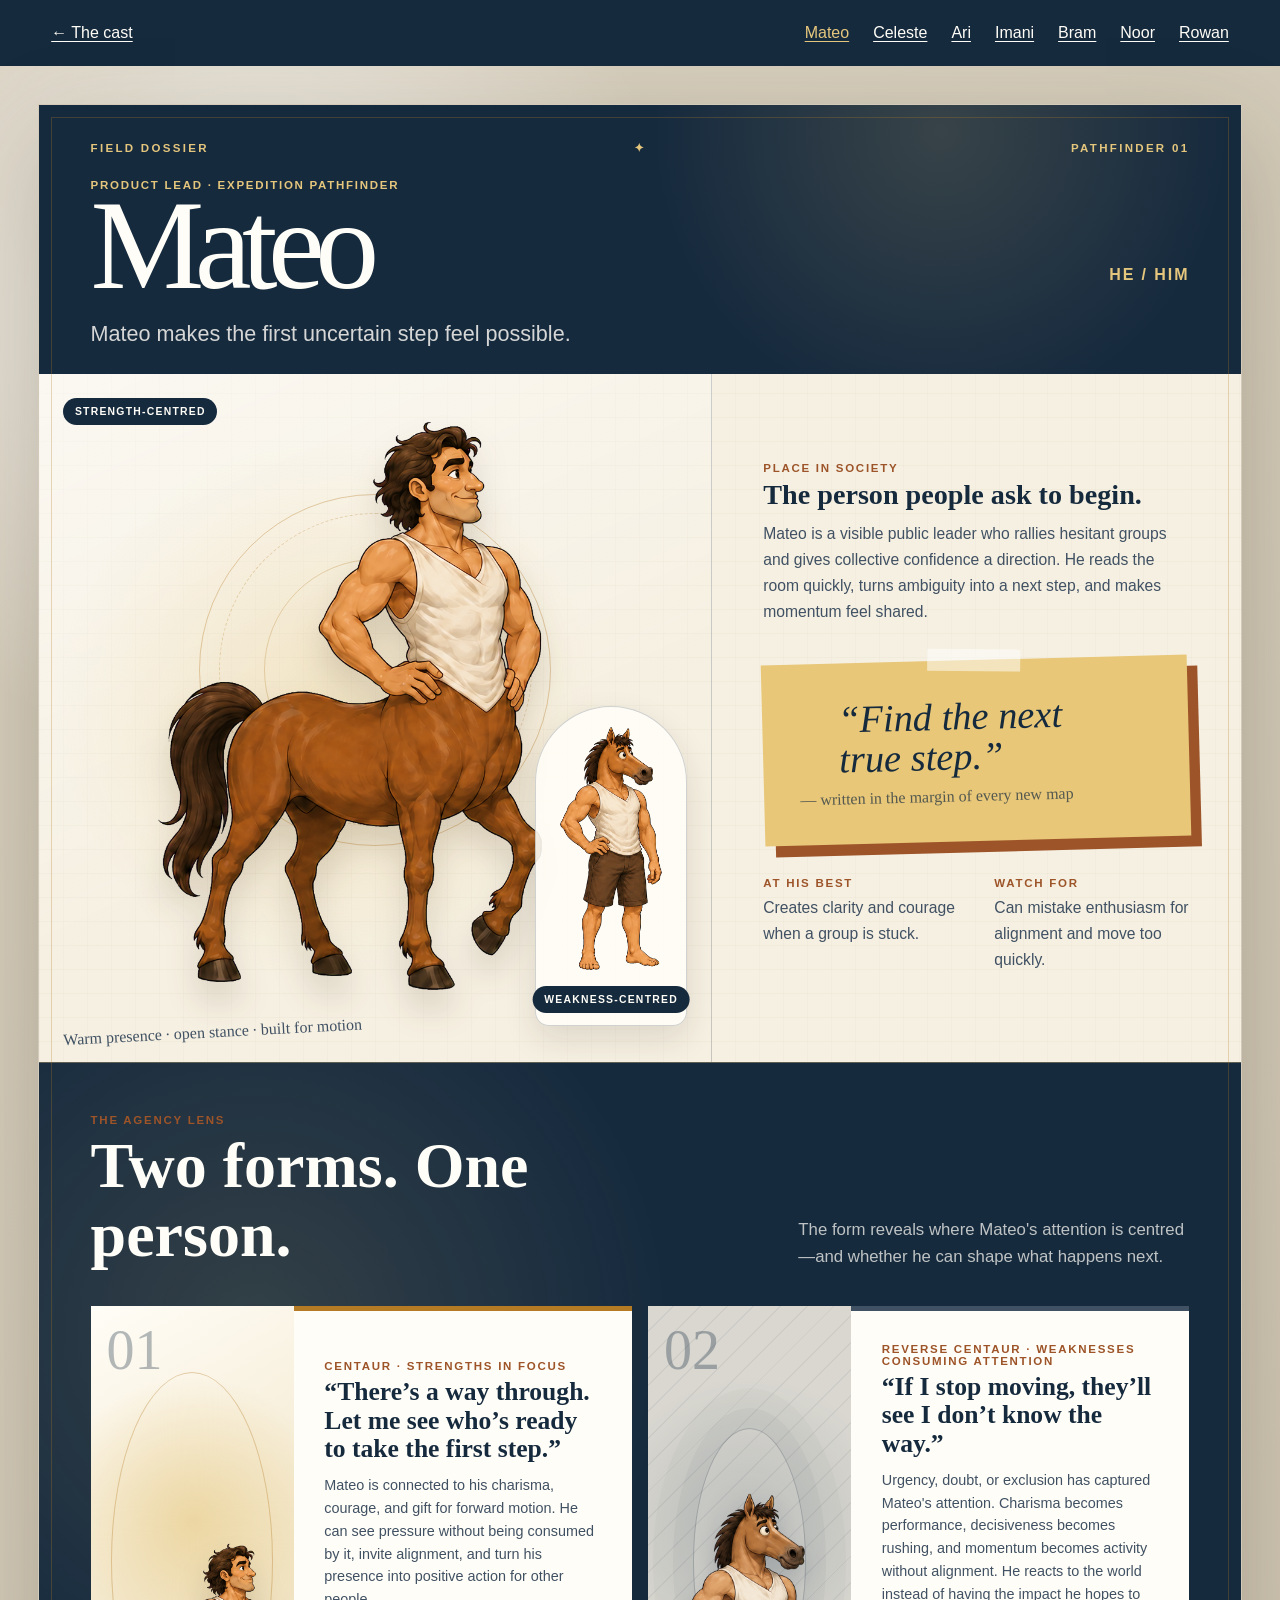
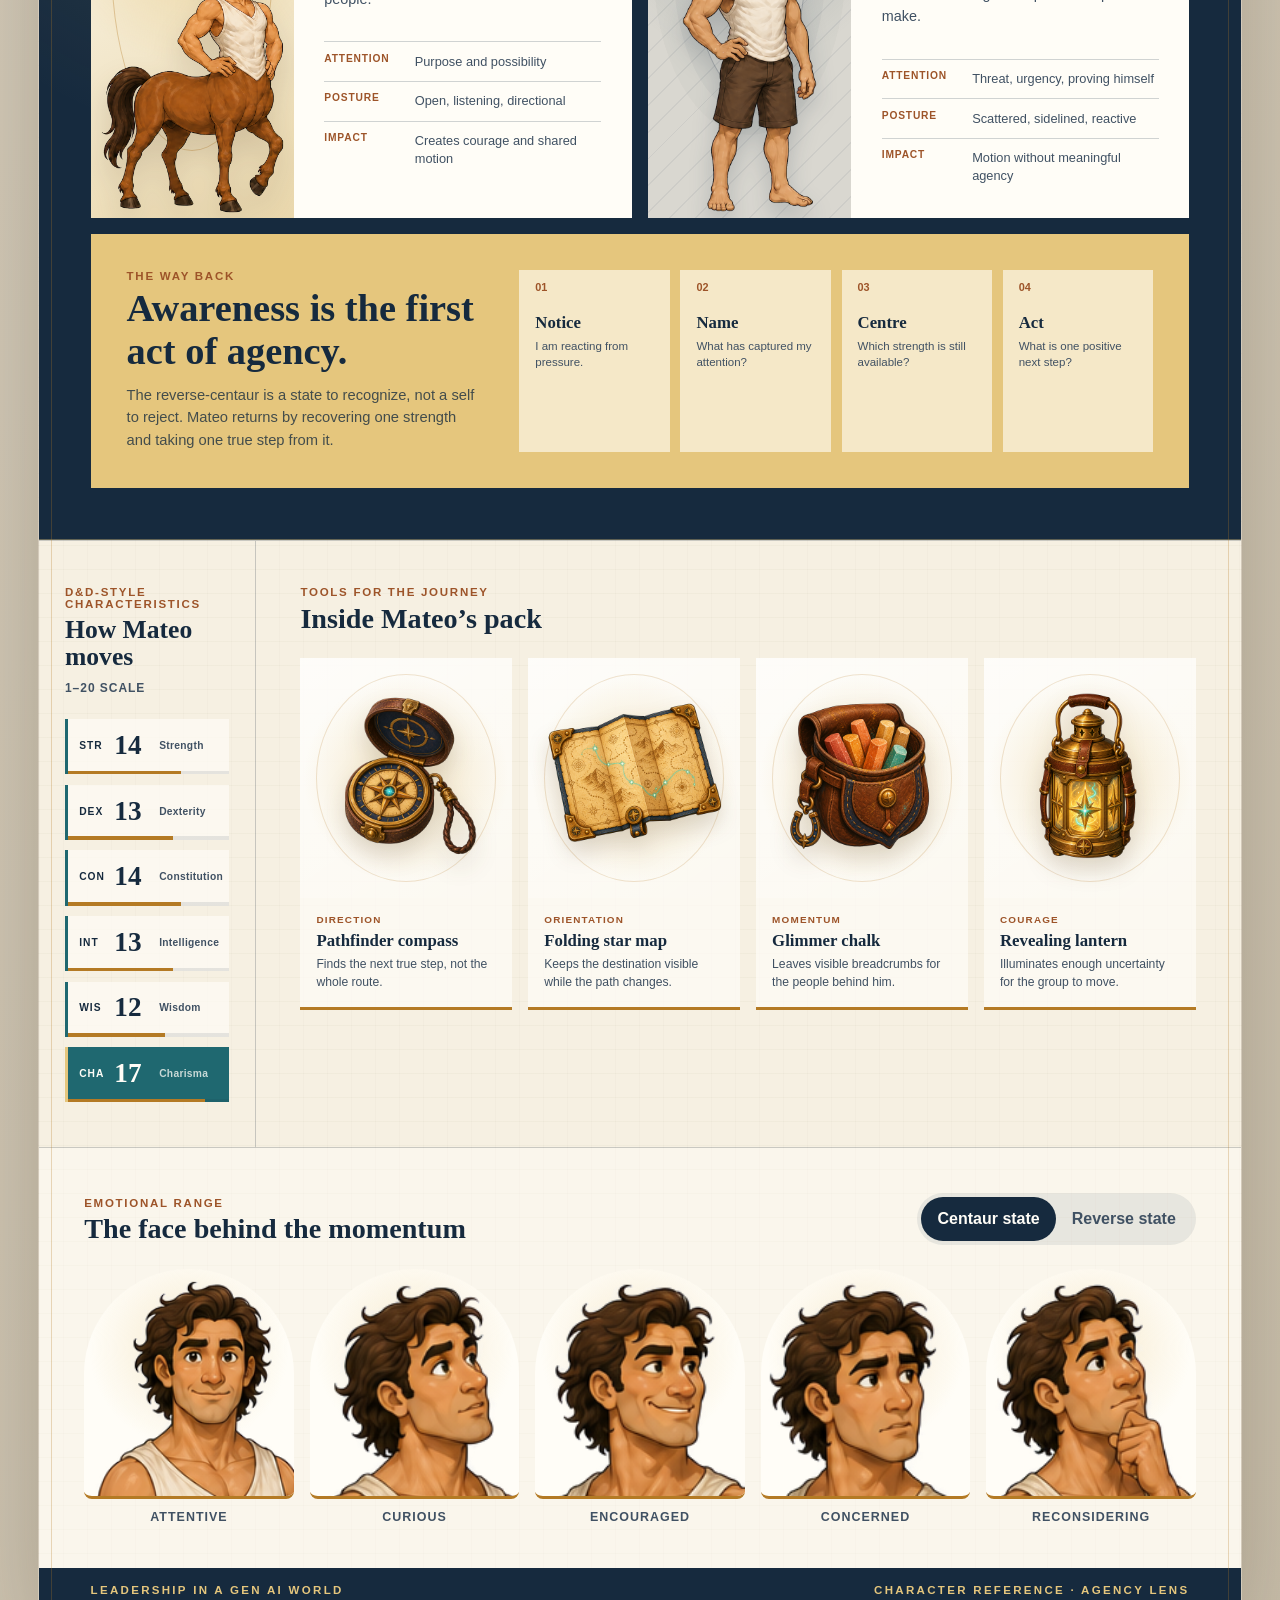
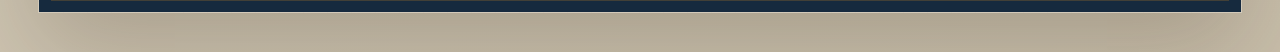
<file: character-references-2/mateo/index.html>
<!doctype html>
<html lang="en">
<head>
  <meta charset="utf-8">
  <meta name="viewport" content="width=device-width, initial-scale=1">
  <meta name="description" content="Mateo character dossier: appearance, strengths, agency, props and emotional range">
  <title>Mateo — Character Dossier</title>
  <link rel="stylesheet" href="styles.css?v=20261004-2">
</head>
<body>
  <nav class="cast-navigation" aria-label="Character dossiers"><a href="../../#cast">← The cast</a> <a href="../mateo/" aria-current="page">Mateo</a> <a href="../celeste/">Celeste</a> <a href="../ari/">Ari</a> <a href="../imani/">Imani</a> <a href="../bram/">Bram</a> <a href="../noor/">Noor</a> <a href="../rowan/">Rowan</a></nav>
  <main class="page-shell">
    <article class="dossier" aria-labelledby="character-name">
      <header class="masthead">
        <div class="masthead__eyebrow">
          <span>Field dossier</span>
          <span aria-hidden="true">✦</span>
          <span>Pathfinder 01</span>
        </div>

        <div class="masthead__title-row">
          <div>
            <p class="kicker">Product lead · expedition pathfinder</p>
            <h1 id="character-name">Mateo</h1>
          </div>
          <p class="pronouns">he / him</p>
        </div>

        <p class="essence">Mateo makes the first uncertain step feel possible.</p>
      </header>

      <section class="hero-grid" aria-label="Character overview">
        <div class="character-stage">
          <div class="character-stage__label">Strength-centred</div>
          <div class="sun-mark" aria-hidden="true"></div>
          <img
            class="character-stage__centaur"
            src="assets/centaur-full-body-clean.png"
            alt="Mateo strength-centred in his full centaur form"
          >
          <div class="alternate-form">
            <span class="alternate-form__label">Weakness-centred</span>
            <img
              src="assets/reverse-full-body-clean.png"
              alt="Mateo overwhelmed in his reverse-centaur form"
            >
          </div>
          <p class="stage-note">Warm presence · open stance · built for motion</p>
        </div>

        <div class="character-story">
          <section class="story-block story-block--society">
            <p class="section-label">Place in society</p>
            <h2>The person people ask to begin.</h2>
            <p>
              Mateo is a visible public leader who rallies hesitant groups and
              gives collective confidence a direction. He reads the room
              quickly, turns ambiguity into a next step, and makes momentum
              feel shared.
            </p>
          </section>

          <figure class="quote-card">
            <blockquote>“Find the next true step.”</blockquote>
            <figcaption>— written in the margin of every new map</figcaption>
          </figure>

          <section class="tension-grid" aria-label="Leadership profile">
            <div>
              <p class="section-label">At his best</p>
              <p>Creates clarity and courage when a group is stuck.</p>
            </div>
            <div>
              <p class="section-label">Watch for</p>
              <p>Can mistake enthusiasm for alignment and move too quickly.</p>
            </div>
          </section>
        </div>
      </section>

      <section class="agency-lens" aria-labelledby="agency-title">
        <header class="agency-lens__heading">
          <div>
            <p class="section-label">The agency lens</p>
            <h2 id="agency-title">Two forms. One person.</h2>
          </div>
          <p>
            The form reveals where Mateo's attention is centred—and whether he
            can shape what happens next.
          </p>
        </header>

        <div class="agency-states">
          <article class="agency-state agency-state--centaur">
            <div class="agency-state__art">
              <span class="agency-state__number">01</span>
              <img
                src="assets/centaur-full-body-clean.png"
                alt="Mateo standing confidently in his centaur state"
              >
            </div>
            <div class="agency-state__story">
              <p class="section-label">Centaur · strengths in focus</p>
              <h3>“There’s a way through. Let me see who’s ready to take the first step.”</h3>
              <p>
                Mateo is connected to his charisma, courage, and gift for
                forward motion. He can see pressure without being consumed by
                it, invite alignment, and turn his presence into positive
                action for other people.
              </p>
              <dl class="agency-signals">
                <div><dt>Attention</dt><dd>Purpose and possibility</dd></div>
                <div><dt>Posture</dt><dd>Open, listening, directional</dd></div>
                <div><dt>Impact</dt><dd>Creates courage and shared motion</dd></div>
              </dl>
            </div>
          </article>

          <article class="agency-state agency-state--reverse">
            <div class="agency-state__art">
              <span class="agency-state__number">02</span>
              <img
                src="assets/reverse-full-body-clean.png"
                alt="Mateo diminished and reactive in his reverse-centaur state"
              >
            </div>
            <div class="agency-state__story">
              <p class="section-label">Reverse centaur · weaknesses consuming attention</p>
              <h3>“If I stop moving, they’ll see I don’t know the way.”</h3>
              <p>
                Urgency, doubt, or exclusion has captured Mateo's attention.
                Charisma becomes performance, decisiveness becomes rushing,
                and momentum becomes activity without alignment. He reacts to
                the world instead of having the impact he hopes to make.
              </p>
              <dl class="agency-signals">
                <div><dt>Attention</dt><dd>Threat, urgency, proving himself</dd></div>
                <div><dt>Posture</dt><dd>Scattered, sidelined, reactive</dd></div>
                <div><dt>Impact</dt><dd>Motion without meaningful agency</dd></div>
              </dl>
            </div>
          </article>
        </div>

        <aside class="return-path" aria-label="Return to agency">
          <div class="return-path__message">
            <p class="section-label">The way back</p>
            <h3>Awareness is the first act of agency.</h3>
            <p>
              The reverse-centaur is a state to recognize, not a self to
              reject. Mateo returns by recovering one strength and taking one
              true step from it.
            </p>
          </div>
          <ol class="return-path__steps">
            <li><strong>Notice</strong><span>I am reacting from pressure.</span></li>
            <li><strong>Name</strong><span>What has captured my attention?</span></li>
            <li><strong>Centre</strong><span>Which strength is still available?</span></li>
            <li><strong>Act</strong><span>What is one positive next step?</span></li>
          </ol>
        </aside>
      </section>

      <section class="detail-grid">
        <div class="stats-panel" aria-labelledby="characteristics-title">
          <div class="section-heading">
            <div>
              <p class="section-label">D&amp;D-style characteristics</p>
              <h2 id="characteristics-title">How Mateo moves</h2>
            </div>
            <span class="scale-note">1–20 scale</span>
          </div>

          <div class="stats" role="list">
            <div class="stat" role="listitem" style="--score: 70%">
              <span class="stat__abbr">STR</span>
              <strong>14</strong>
              <span class="stat__name">Strength</span>
            </div>
            <div class="stat" role="listitem" style="--score: 65%">
              <span class="stat__abbr">DEX</span>
              <strong>13</strong>
              <span class="stat__name">Dexterity</span>
            </div>
            <div class="stat" role="listitem" style="--score: 70%">
              <span class="stat__abbr">CON</span>
              <strong>14</strong>
              <span class="stat__name">Constitution</span>
            </div>
            <div class="stat" role="listitem" style="--score: 65%">
              <span class="stat__abbr">INT</span>
              <strong>13</strong>
              <span class="stat__name">Intelligence</span>
            </div>
            <div class="stat" role="listitem" style="--score: 60%">
              <span class="stat__abbr">WIS</span>
              <strong>12</strong>
              <span class="stat__name">Wisdom</span>
            </div>
            <div class="stat stat--signature" role="listitem" style="--score: 85%">
              <span class="stat__abbr">CHA</span>
              <strong>17</strong>
              <span class="stat__name">Charisma</span>
            </div>
          </div>
        </div>

        <div class="objects-panel" aria-labelledby="objects-title">
          <div class="section-heading">
            <div>
              <p class="section-label">Tools for the journey</p>
              <h2 id="objects-title">Inside Mateo’s pack</h2>
            </div>
          </div>
          <div class="object-list">
            <figure class="tool-card">
              <div class="tool-card__image">
                <img
                  src="../../adventurer-props/transparent-1024/pathfinder-pocket-compass.png"
                  alt="Antique-brass pocket compass in an opened leather case"
                >
              </div>
              <figcaption>
                <span>Direction</span>
                <strong>Pathfinder compass</strong>
                <p>Finds the next true step, not the whole route.</p>
              </figcaption>
            </figure>
            <figure class="tool-card">
              <div class="tool-card__image">
                <img
                  src="../../adventurer-props/transparent-1024/folding-star-map.png"
                  alt="Folding parchment map with brass corners"
                >
              </div>
              <figcaption>
                <span>Orientation</span>
                <strong>Folding star map</strong>
                <p>Keeps the destination visible while the path changes.</p>
              </figcaption>
            </figure>
            <figure class="tool-card">
              <div class="tool-card__image">
                <img
                  src="../../adventurer-props/transparent-1024/glimmer-chalk-pouch.png"
                  alt="Leather pouch filled with colourful trail chalk"
                >
              </div>
              <figcaption>
                <span>Momentum</span>
                <strong>Glimmer chalk</strong>
                <p>Leaves visible breadcrumbs for the people behind him.</p>
              </figcaption>
            </figure>
            <figure class="tool-card">
              <div class="tool-card__image">
                <img
                  src="../../adventurer-props/transparent-1024/lantern-of-revealed-paths.png"
                  alt="Brass adventurer lantern with a contained teal light"
                >
              </div>
              <figcaption>
                <span>Courage</span>
                <strong>Revealing lantern</strong>
                <p>Illuminates enough uncertainty for the group to move.</p>
              </figcaption>
            </figure>
          </div>
        </div>
      </section>

      <section class="expression-panel" aria-labelledby="expressions-title">
        <div class="expression-panel__heading">
          <div>
            <p class="section-label">Emotional range</p>
            <h2 id="expressions-title">The face behind the momentum</h2>
          </div>
          <div class="form-toggle" aria-label="Expression form">
            <button class="form-toggle__button is-active" type="button" data-form="human">
              Centaur state
            </button>
            <button class="form-toggle__button" type="button" data-form="reverse">
              Reverse state
            </button>
          </div>
        </div>

        <div class="expressions" data-expression-grid>
          <figure class="expression">
            <div class="expression__portrait"><img src="assets/human-neutral.png" alt="Mateo attentive"></div>
            <figcaption>Attentive</figcaption>
          </figure>
          <figure class="expression">
            <div class="expression__portrait"><img src="assets/human-curious.png" alt="Mateo curious"></div>
            <figcaption>Curious</figcaption>
          </figure>
          <figure class="expression">
            <div class="expression__portrait"><img src="assets/human-happy.png" alt="Mateo encouraged"></div>
            <figcaption>Encouraged</figcaption>
          </figure>
          <figure class="expression">
            <div class="expression__portrait"><img src="assets/human-worried.png" alt="Mateo concerned"></div>
            <figcaption>Concerned</figcaption>
          </figure>
          <figure class="expression">
            <div class="expression__portrait"><img src="assets/human-thoughtful.png" alt="Mateo reconsidering"></div>
            <figcaption>Reconsidering</figcaption>
          </figure>
        </div>
      </section>

      <footer class="dossier-footer">
        <span>Leadership in a Gen AI World</span>
        <span>Character reference · agency lens</span>
      </footer>
    </article>
  </main>
  <script src="script.js"></script>
</body>
</html>
</file>
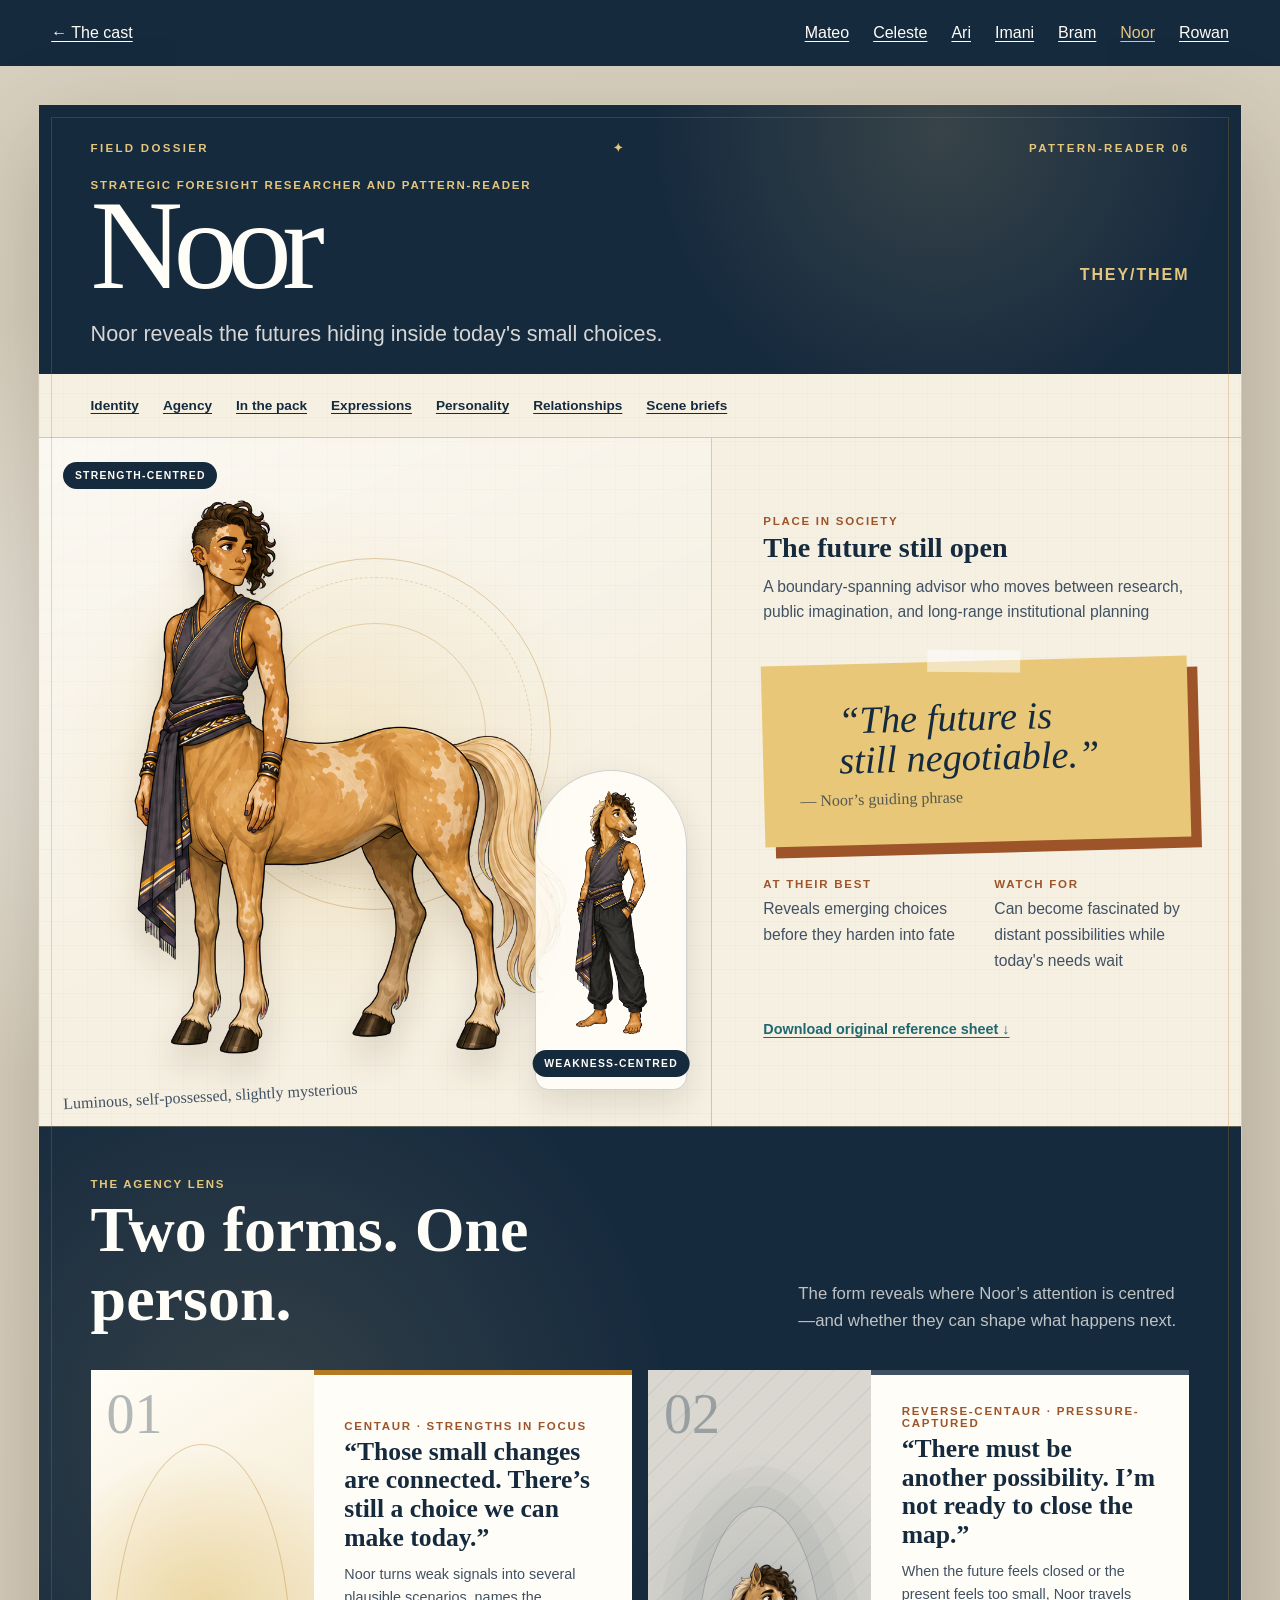
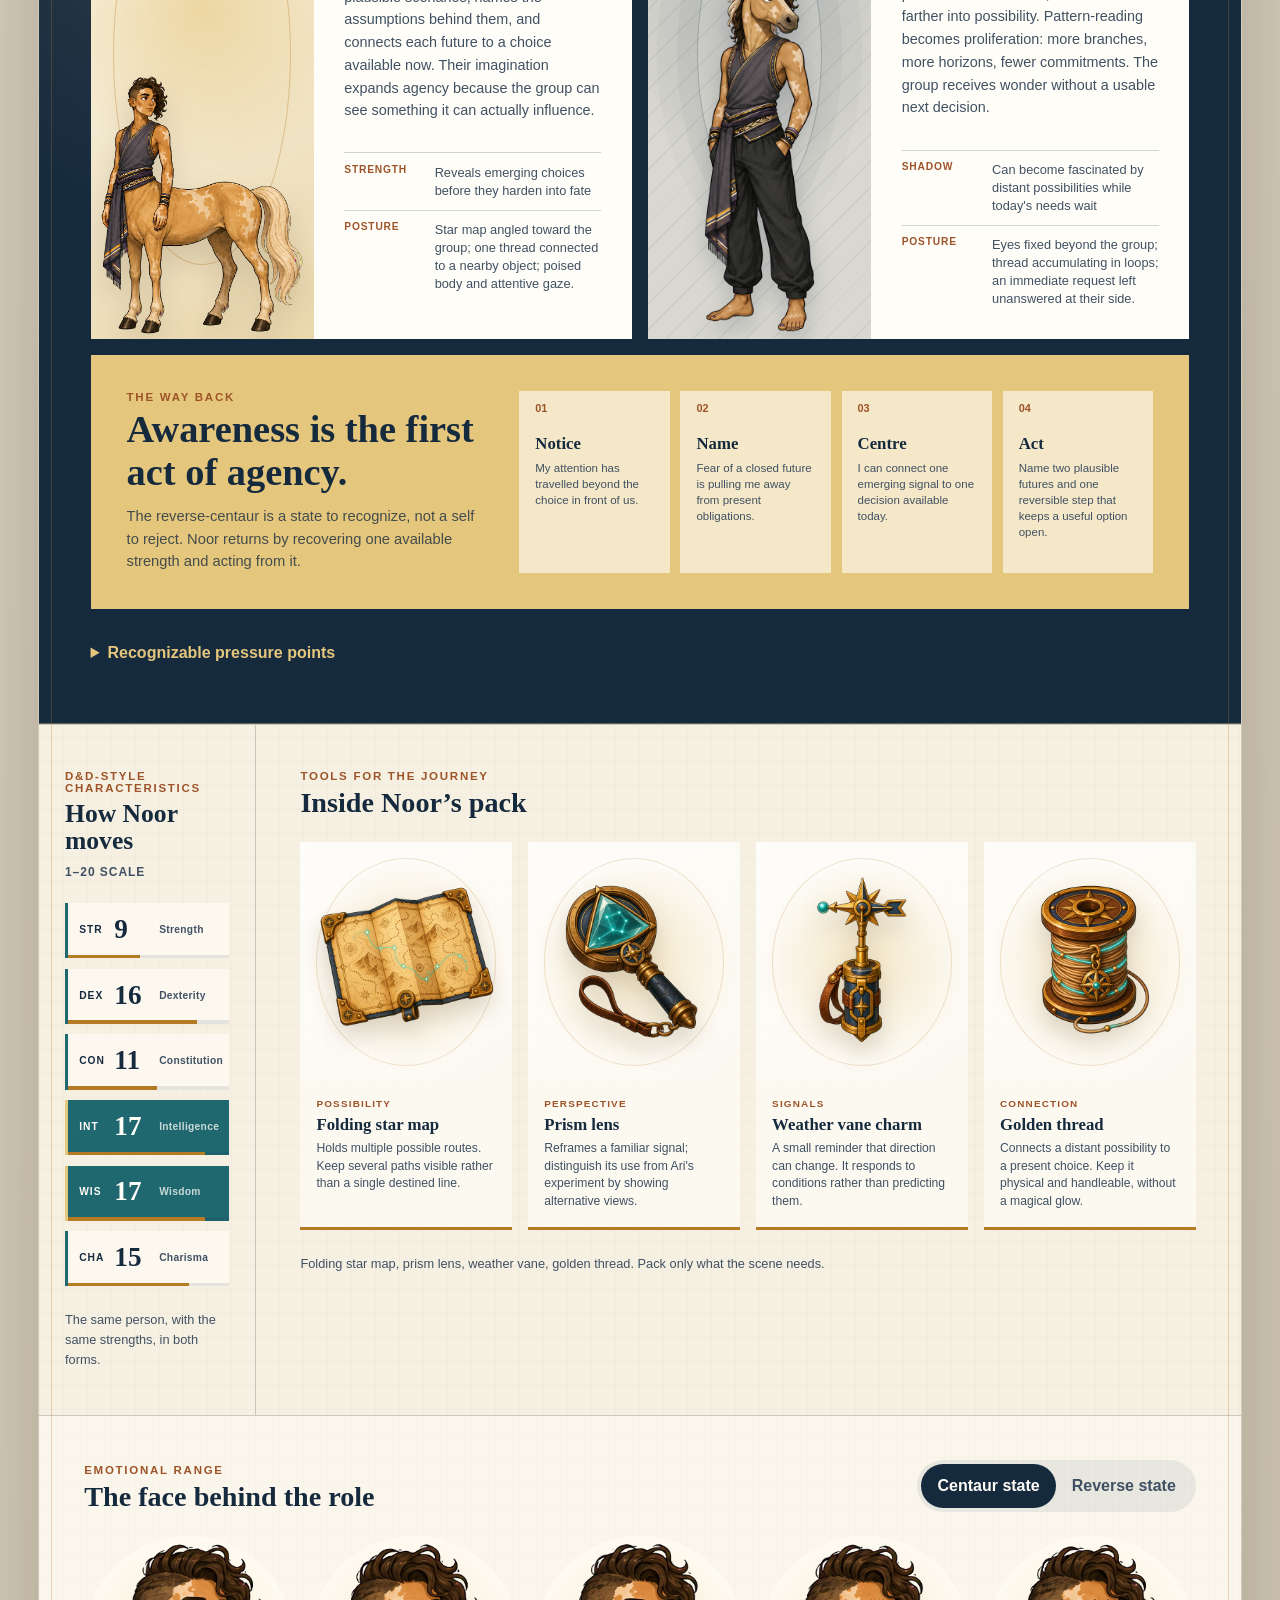
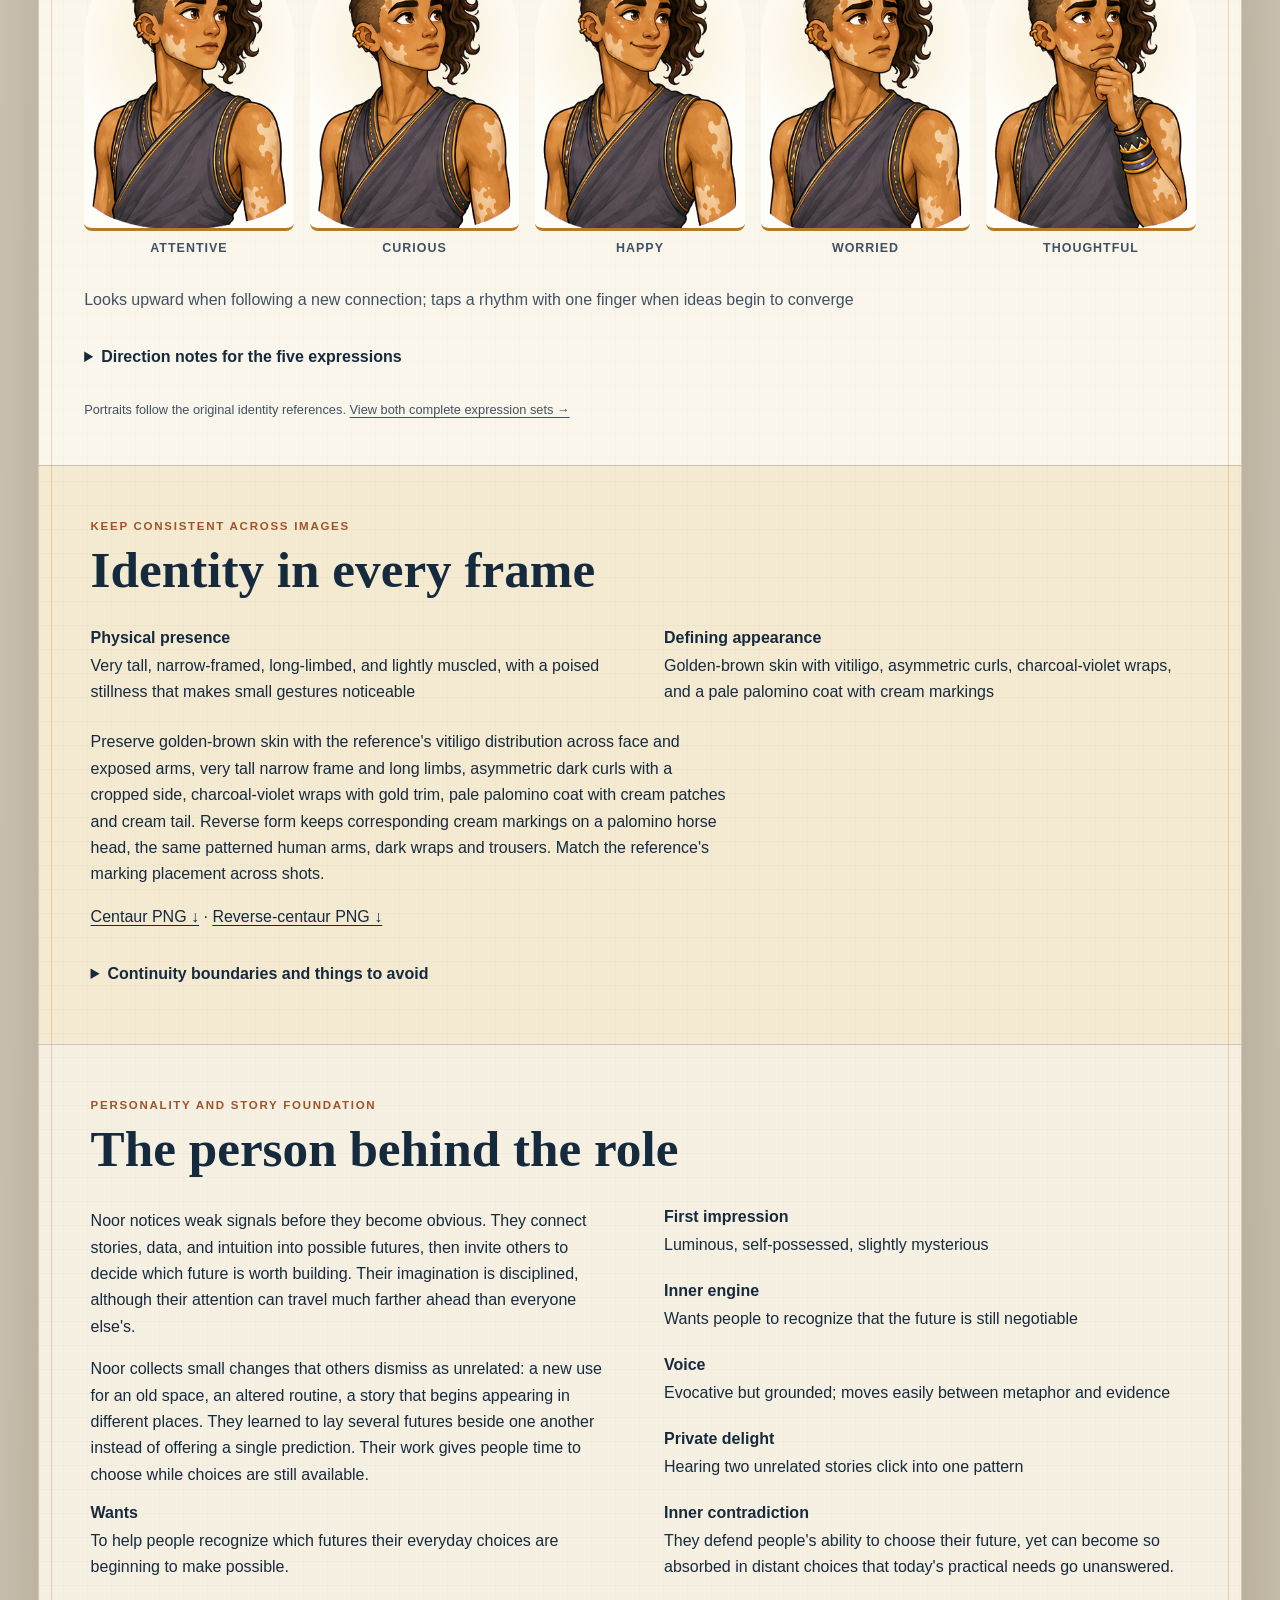
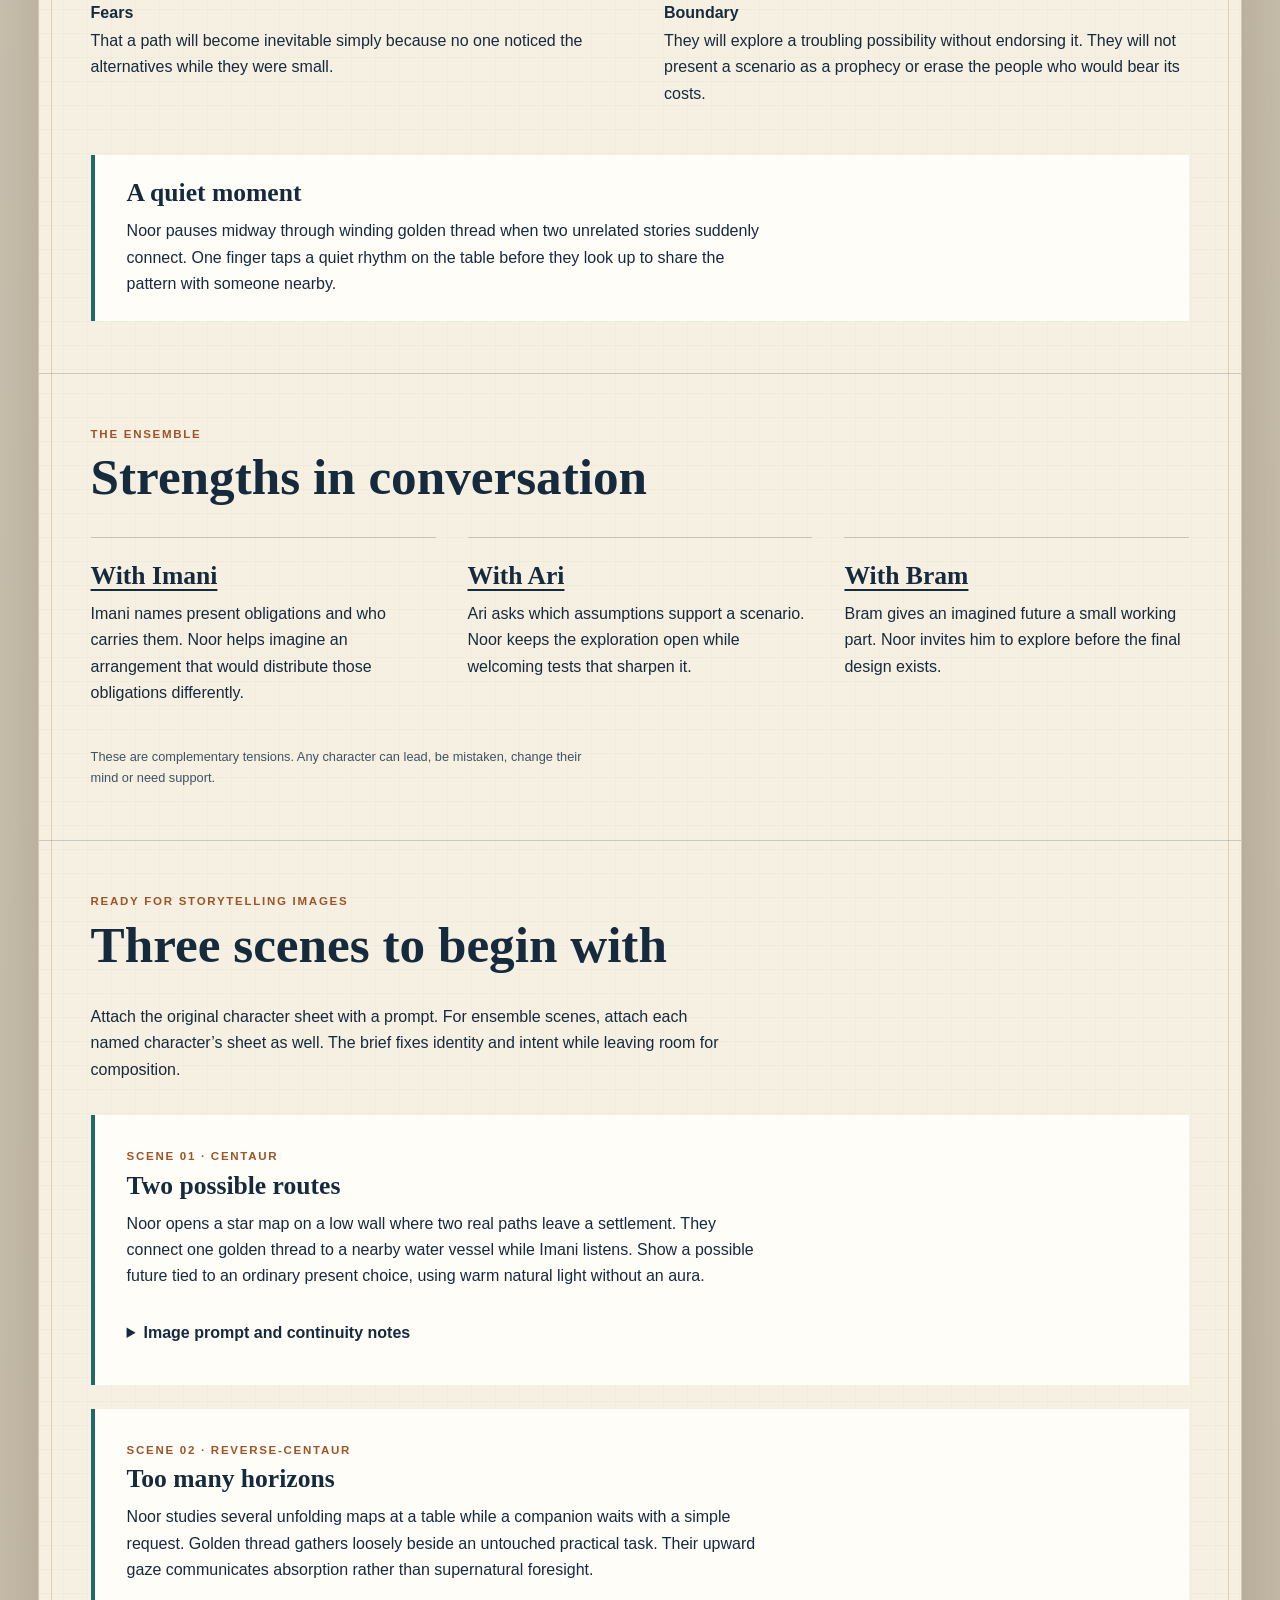
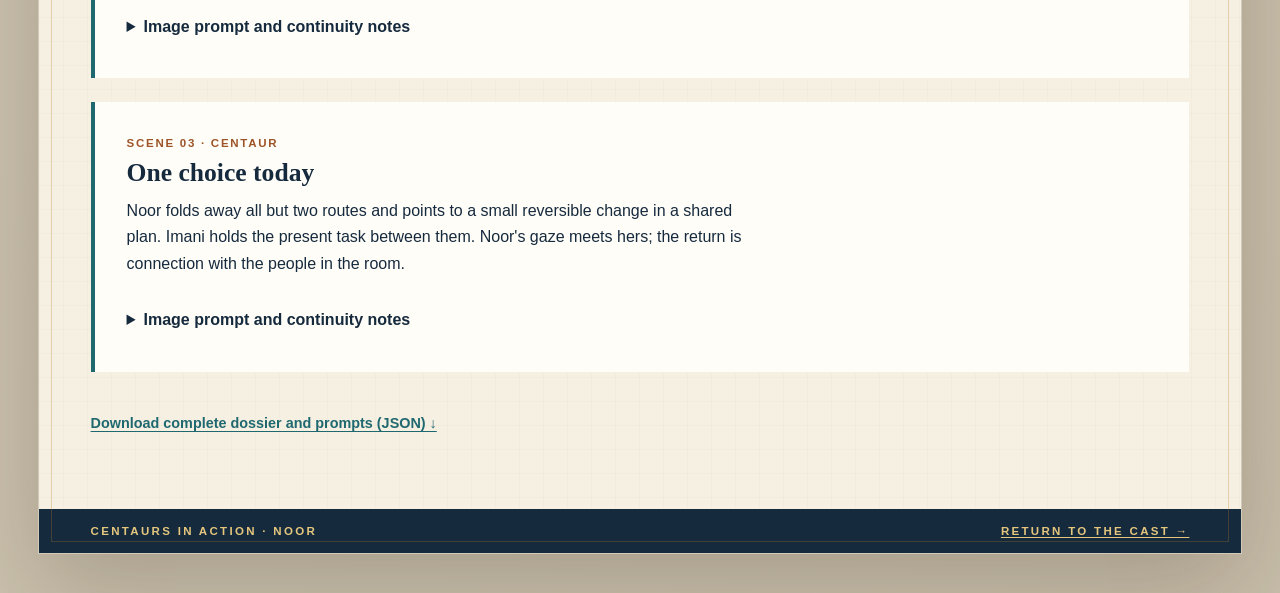
<file: character-references-2/noor/index.html>
<!doctype html>
<html lang="en">
<head>
  <meta charset="utf-8">
  <meta name="viewport" content="width=device-width, initial-scale=1">
  <meta name="description" content="Noor — illustrated character dossier, pack contents, agency states and storytelling image prompts.">
  <title>Noor — Character Dossier · Centaurs in Action</title>
  <link rel="stylesheet" href="../dossier.css?v=20261004-2">
</head>
<body>
  <a class="skip-link" href="#main">Skip to dossier</a>
  <nav class="cast-navigation" aria-label="Character dossiers"><a href="../../#cast">← The cast</a><a href="../mateo/">Mateo</a><a href="../celeste/">Celeste</a><a href="../ari/">Ari</a><a href="../imani/">Imani</a><a href="../bram/">Bram</a><a href="../noor/" aria-current="page">Noor</a><a href="../rowan/">Rowan</a></nav>
  <main id="main" class="page-shell">
    <article class="dossier" aria-labelledby="character-name">
      <header class="masthead">
        <div class="masthead__eyebrow"><span>Field dossier</span><span aria-hidden="true">✦</span><span>Pattern-reader 06</span></div>
        <div class="masthead__title-row"><div><p class="kicker">Strategic foresight researcher and pattern-reader</p><h1 id="character-name">Noor</h1></div><p class="pronouns">they/them</p></div>
        <p class="essence">Noor reveals the futures hiding inside today&#x27;s small choices.</p>
      </header>
      <nav class="section-nav" aria-label="Dossier sections"><a href="#identity">Identity</a><a href="#agency">Agency</a><a href="#pack">In the pack</a><a href="#expressions">Expressions</a><a href="#personality">Personality</a><a href="#relationships">Relationships</a><a href="#scenes">Scene briefs</a></nav>
      <section id="identity" class="hero-grid" aria-label="Character overview">
        <div class="character-stage">
          <div class="character-stage__label">Strength-centred</div><div class="sun-mark" aria-hidden="true"></div>
          <img class="character-stage__centaur" src="assets/centaur-full-body.png" alt="Noor in full centaur form">
          <div class="alternate-form"><span class="alternate-form__label">Weakness-centred</span><img src="assets/reverse-full-body.png" alt="Noor in full reverse-centaur form"></div>
          <p class="stage-note">Luminous, self-possessed, slightly mysterious</p>
        </div>
        <div class="character-story">
          <section class="story-block"><p class="section-label">Place in society</p><h2>The future still open</h2><p>A boundary-spanning advisor who moves between research, public imagination, and long-range institutional planning</p></section>
          <figure class="quote-card"><blockquote>“The future is still negotiable.”</blockquote><figcaption>— Noor’s guiding phrase</figcaption></figure>
          <section class="tension-grid" aria-label="Leadership profile"><div><p class="section-label">At their best</p><p>Reveals emerging choices before they harden into fate</p></div><div><p class="section-label">Watch for</p><p>Can become fascinated by distant possibilities while today&#x27;s needs wait</p></div></section>
          <a class="reference-link" href="../nonbinary-medium-skin-wiry-palomino-centaur-character-study.png" download>Download original reference sheet ↓</a>
        </div>
      </section>
      <section id="agency" class="agency-lens" aria-labelledby="agency-title">
        <header class="agency-lens__heading"><div><p class="section-label">The agency lens</p><h2 id="agency-title">Two forms. One person.</h2></div><p>The form reveals where Noor’s attention is centred—and whether they can shape what happens next.</p></header>
        <div class="agency-states">
          <article class="agency-state agency-state--centaur"><div class="agency-state__art"><span class="agency-state__number">01</span><img src="assets/centaur-full-body.png" alt="Noor, centred in strengths"></div><div class="agency-state__story"><p class="section-label">Centaur · strengths in focus</p><h3>“Those small changes are connected. There’s still a choice we can make today.”</h3><p>Noor turns weak signals into several plausible scenarios, names the assumptions behind them, and connects each future to a choice available now. Their imagination expands agency because the group can see something it can actually influence.</p><dl class="agency-signals"><div><dt>Strength</dt><dd>Reveals emerging choices before they harden into fate</dd></div><div><dt>Posture</dt><dd>Star map angled toward the group; one thread connected to a nearby object; poised body and attentive gaze.</dd></div></dl></div></article>
          <article class="agency-state agency-state--reverse"><div class="agency-state__art"><span class="agency-state__number">02</span><img src="assets/reverse-full-body.png" alt="Noor, attention captured by pressure"></div><div class="agency-state__story"><p class="section-label">Reverse-centaur · pressure-captured</p><h3>“There must be another possibility. I’m not ready to close the map.”</h3><p>When the future feels closed or the present feels too small, Noor travels farther into possibility. Pattern-reading becomes proliferation: more branches, more horizons, fewer commitments. The group receives wonder without a usable next decision.</p><dl class="agency-signals"><div><dt>Shadow</dt><dd>Can become fascinated by distant possibilities while today&#x27;s needs wait</dd></div><div><dt>Posture</dt><dd>Eyes fixed beyond the group; thread accumulating in loops; an immediate request left unanswered at their side.</dd></div></dl></div></article>
        </div>
        <aside class="return-path" aria-label="Return to agency"><div class="return-path__message"><p class="section-label">The way back</p><h3>Awareness is the first act of agency.</h3><p>The reverse-centaur is a state to recognize, not a self to reject. Noor returns by recovering one available strength and acting from it.</p></div><ol class="return-path__steps"><li><strong>Notice</strong><span>My attention has travelled beyond the choice in front of us.</span></li><li><strong>Name</strong><span>Fear of a closed future is pulling me away from present obligations.</span></li><li><strong>Centre</strong><span>I can connect one emerging signal to one decision available today.</span></li><li><strong>Act</strong><span>Name two plausible futures and one reversible step that keeps a useful option open.</span></li></ol></aside>
        <details class="pressure-notes"><summary>Recognizable pressure points</summary><ul><li>A single forecast is used to shut down alternatives.</li><li>They are asked to supply inspiration while the actual decision remains closed.</li><li>Present responsibilities feel trivial beside a sweeping long-term possibility.</li></ul></details>
      </section>
      <section id="pack" class="detail-grid">
        <div class="stats-panel" aria-labelledby="characteristics-title"><div class="section-heading"><div><p class="section-label">D&amp;D-style characteristics</p><h2 id="characteristics-title">How Noor moves</h2></div><span class="scale-note">1–20 scale</span></div><div class="stats" role="list"><div class="stat" role="listitem" style="--score: 45%"><span class="stat__abbr">STR</span><strong>9</strong><span class="stat__name">Strength</span></div><div class="stat" role="listitem" style="--score: 80%"><span class="stat__abbr">DEX</span><strong>16</strong><span class="stat__name">Dexterity</span></div><div class="stat" role="listitem" style="--score: 55%"><span class="stat__abbr">CON</span><strong>11</strong><span class="stat__name">Constitution</span></div><div class="stat stat--signature" role="listitem" style="--score: 85%"><span class="stat__abbr">INT</span><strong>17</strong><span class="stat__name">Intelligence</span></div><div class="stat stat--signature" role="listitem" style="--score: 85%"><span class="stat__abbr">WIS</span><strong>17</strong><span class="stat__name">Wisdom</span></div><div class="stat" role="listitem" style="--score: 75%"><span class="stat__abbr">CHA</span><strong>15</strong><span class="stat__name">Charisma</span></div></div><p class="caption">The same person, with the same strengths, in both forms.</p></div>
        <div class="objects-panel" aria-labelledby="objects-title"><div class="section-heading"><div><p class="section-label">Tools for the journey</p><h2 id="objects-title">Inside Noor’s pack</h2></div></div><div class="object-list"><figure class="tool-card"><a class="tool-card__image" href="../../adventurer-props/transparent-1024/folding-star-map.png" download aria-label="Download Folding star map artwork"><img src="../../adventurer-props/transparent-1024/folding-star-map.png" alt="Folding parchment star map with several linked routes" loading="lazy"></a><figcaption><span>Possibility</span><strong>Folding star map</strong><p>Holds multiple possible routes. Keep several paths visible rather than a single destined line.</p></figcaption></figure><figure class="tool-card"><a class="tool-card__image" href="../../adventurer-props/transparent-1024/puzzle-prism-lens.png" download aria-label="Download Prism lens artwork"><img src="../../adventurer-props/transparent-1024/puzzle-prism-lens.png" alt="Faceted prism in a brass hand lens" loading="lazy"></a><figcaption><span>Perspective</span><strong>Prism lens</strong><p>Reframes a familiar signal; distinguish its use from Ari&#x27;s experiment by showing alternative views.</p></figcaption></figure><figure class="tool-card"><a class="tool-card__image" href="../../adventurer-props/transparent-1024/pocket-weather-vane.png" download aria-label="Download Weather vane charm artwork"><img src="../../adventurer-props/transparent-1024/pocket-weather-vane.png" alt="Compact brass weather vane charm" loading="lazy"></a><figcaption><span>Signals</span><strong>Weather vane charm</strong><p>A small reminder that direction can change. It responds to conditions rather than predicting them.</p></figcaption></figure><figure class="tool-card"><a class="tool-card__image" href="../../adventurer-props/transparent-1024/constellation-thread-spool.png" download aria-label="Download Golden thread artwork"><img src="../../adventurer-props/transparent-1024/constellation-thread-spool.png" alt="Golden thread wound around a wood and brass spool" loading="lazy"></a><figcaption><span>Connection</span><strong>Golden thread</strong><p>Connects a distant possibility to a present choice. Keep it physical and handleable, without a magical glow.</p></figcaption></figure></div><p class="caption">Folding star map, prism lens, weather vane, golden thread. Pack only what the scene needs.</p></div>
      </section>
      <section id="expressions" class="expression-panel" aria-labelledby="expressions-title">
        <div class="expression-panel__heading"><div><p class="section-label">Emotional range</p><h2 id="expressions-title">The face behind the role</h2></div><div class="form-toggle" aria-label="Expression form" hidden><button class="form-toggle__button is-active" type="button" data-form="human" aria-pressed="true">Centaur state</button><button class="form-toggle__button" type="button" data-form="reverse" aria-pressed="false">Reverse state</button></div></div>
        <div class="expressions" data-expression-grid data-character="Noor" data-form="human"><figure class="expression"><div class="expression__portrait"><img src="assets/human-neutral.png" alt="Noor attentive in centaur form" data-emotion="attentive" data-expression="neutral" loading="lazy"></div><figcaption>Attentive</figcaption></figure><figure class="expression"><div class="expression__portrait"><img src="assets/human-curious.png" alt="Noor curious in centaur form" data-emotion="curious" data-expression="curious" loading="lazy"></div><figcaption>Curious</figcaption></figure><figure class="expression"><div class="expression__portrait"><img src="assets/human-happy.png" alt="Noor happy in centaur form" data-emotion="happy" data-expression="happy" loading="lazy"></div><figcaption>Happy</figcaption></figure><figure class="expression"><div class="expression__portrait"><img src="assets/human-worried.png" alt="Noor worried in centaur form" data-emotion="worried" data-expression="worried" loading="lazy"></div><figcaption>Worried</figcaption></figure><figure class="expression"><div class="expression__portrait"><img src="assets/human-thoughtful.png" alt="Noor thoughtful in centaur form" data-emotion="thoughtful" data-expression="thoughtful" loading="lazy"></div><figcaption>Thoughtful</figcaption></figure></div>
        <p class="expression-tell">Looks upward when following a new connection; taps a rhythm with one finger when ideas begin to converge</p>
        <details><summary>Direction notes for the five expressions</summary><div class="emotion-notes"><article><h3>Attentive</h3><p>poised stillness, level chin and direct gaze; horse ears lightly oriented toward the speaker.</p></article><article><h3>Curious</h3><p>eyes lift as a connection forms, one finger begins tapping; an ear rotates toward a new signal.</p></article><article><h3>Happy</h3><p>a contained luminous smile when two stories connect; warm eyes and relaxed muzzle in reverse form.</p></article><article><h3>Worried</h3><p>tapping stops, brow gathers, thread held too tightly; ears shift back slightly.</p></article><article><h3>Thoughtful</h3><p>long fingers rest near the chin while the gaze returns from distance to the map; a similar muzzle-touch in reverse form.</p></article></div></details>
        <p class="caption">Portraits follow the original identity references. <a href="../nonbinary-medium-skin-wiry-palomino-centaur-character-study.png">View both complete expression sets →</a></p>
      </section>
      <section class="story-section continuity" aria-labelledby="continuity-title"><p class="section-label">Keep consistent across images</p><h2 id="continuity-title">Identity in every frame</h2><dl class="field-list"><div><dt>Physical presence</dt><dd>Very tall, narrow-framed, long-limbed, and lightly muscled, with a poised stillness that makes small gestures noticeable</dd></div><div><dt>Defining appearance</dt><dd>Golden-brown skin with vitiligo, asymmetric curls, charcoal-violet wraps, and a pale palomino coat with cream markings</dd></div></dl><p>Preserve golden-brown skin with the reference&#x27;s vitiligo distribution across face and exposed arms, very tall narrow frame and long limbs, asymmetric dark curls with a cropped side, charcoal-violet wraps with gold trim, pale palomino coat with cream patches and cream tail. Reverse form keeps corresponding cream markings on a palomino horse head, the same patterned human arms, dark wraps and trousers. Match the reference&#x27;s marking placement across shots.</p><p class="asset-downloads"><a href="assets/centaur-full-body.png" download>Centaur PNG ↓</a> · <a href="assets/reverse-full-body.png" download>Reverse-centaur PNG ↓</a></p><details><summary>Continuity boundaries and things to avoid</summary><p>Do not erase, relocate or turn vitiligo into body paint, glowing runes, scars or an agency-state effect. Do not substitute Ari&#x27;s gray coat or treat Noor as a mystical oracle. Scenarios are possibilities, not supernatural certainty.</p><p>Both forms belong to the same person. Neither sadness nor happiness determines the form: a centaur can be worried and act with agency; a reverse-centaur can smile while seeking approval. Keep both forms dignified and fully clothed as shown. Body-art diagrams and added tattoos are excluded.</p><p>The original sheet anchors appearance. Pack contents and scene briefs extend the storytelling vocabulary; include only what the scene needs.</p></details></section>
      <section id="personality" class="story-section"><p class="section-label">Personality and story foundation</p><h2>The person behind the role</h2><div class="two-columns"><div><p>Noor notices weak signals before they become obvious. They connect stories, data, and intuition into possible futures, then invite others to decide which future is worth building. Their imagination is disciplined, although their attention can travel much farther ahead than everyone else&#x27;s.</p><p>Noor collects small changes that others dismiss as unrelated: a new use for an old space, an altered routine, a story that begins appearing in different places. They learned to lay several futures beside one another instead of offering a single prediction. Their work gives people time to choose while choices are still available.</p></div><dl class="field-list"><div><dt>First impression</dt><dd>Luminous, self-possessed, slightly mysterious</dd></div><div><dt>Inner engine</dt><dd>Wants people to recognize that the future is still negotiable</dd></div><div><dt>Voice</dt><dd>Evocative but grounded; moves easily between metaphor and evidence</dd></div><div><dt>Private delight</dt><dd>Hearing two unrelated stories click into one pattern</dd></div></dl></div><div class="two-columns"><dl class="field-list"><div><dt>Wants</dt><dd>To help people recognize which futures their everyday choices are beginning to make possible.</dd></div><div><dt>Fears</dt><dd>That a path will become inevitable simply because no one noticed the alternatives while they were small.</dd></div></dl><dl class="field-list"><div><dt>Inner contradiction</dt><dd>They defend people&#x27;s ability to choose their future, yet can become so absorbed in distant choices that today&#x27;s practical needs go unanswered.</dd></div><div><dt>Boundary</dt><dd>They will explore a troubling possibility without endorsing it. They will not present a scenario as a prophecy or erase the people who would bear its costs.</dd></div></dl></div><aside class="candid"><h3>A quiet moment</h3><p>Noor pauses midway through winding golden thread when two unrelated stories suddenly connect. One finger taps a quiet rhythm on the table before they look up to share the pattern with someone nearby.</p></aside></section>
      <section id="relationships" class="story-section"><p class="section-label">The ensemble</p><h2>Strengths in conversation</h2><div class="relationship-grid"><article><h3><a href="../imani/">With Imani</a></h3><p>Imani names present obligations and who carries them. Noor helps imagine an arrangement that would distribute those obligations differently.</p></article><article><h3><a href="../ari/">With Ari</a></h3><p>Ari asks which assumptions support a scenario. Noor keeps the exploration open while welcoming tests that sharpen it.</p></article><article><h3><a href="../bram/">With Bram</a></h3><p>Bram gives an imagined future a small working part. Noor invites him to explore before the final design exists.</p></article></div><p class="caption">These are complementary tensions. Any character can lead, be mistaken, change their mind or need support.</p></section>
      <section id="scenes" class="story-section"><p class="section-label">Ready for storytelling images</p><h2>Three scenes to begin with</h2><p>Attach the original character sheet with a prompt. For ensemble scenes, attach each named character’s sheet as well. The brief fixes identity and intent while leaving room for composition.</p><div class="scenes"><article class="scene"><p class="section-label">Scene 01 · Centaur</p><h3>Two possible routes</h3><p>Noor opens a star map on a low wall where two real paths leave a settlement. They connect one golden thread to a nearby water vessel while Imani listens. Show a possible future tied to an ordinary present choice, using warm natural light without an aura.</p><details><summary>Image prompt and continuity notes</summary><p class="prompt-text" id="prompt-1">Character: Noor (they/them). Use the attached Noor reference sheet as the identity authority. Form: Centaur. Preserve golden-brown skin with the reference&#x27;s vitiligo distribution across face and exposed arms, very tall narrow frame and long limbs, asymmetric dark curls with a cropped side, charcoal-violet wraps with gold trim, pale palomino coat with cream patches and cream tail. Reverse form keeps corresponding cream markings on a palomino horse head, the same patterned human arms, dark wraps and trousers. Match the reference&#x27;s marking placement across shots. Scene: Noor opens a star map on a low wall where two real paths leave a settlement. They connect one golden thread to a nearby water vessel while Imani listens. Show a possible future tied to an ordinary present choice, using warm natural light without an aura. Style: warm illustrated mythic adventure, expressive ink contours, painterly shading, tactile materials and grounded light. Preserve anatomy: centaur = human head and torso joined to a four-legged horse body; reverse-centaur = horse head on a clothed human body with two human legs. Keep all limbs plausible. Preserve identity, build, clothing and markings across forms. Agency is conveyed through attention, posture and context, never through changing skin tone, body size or gender. No body art, readable text, labels, watermark or logos. Avoid: Do not erase, relocate or turn vitiligo into body paint, glowing runes, scars or an agency-state effect. Do not substitute Ari&#x27;s gray coat or treat Noor as a mystical oracle. Scenarios are possibilities, not supernatural certainty.</p><button type="button" data-copy="prompt-1" hidden>Copy image prompt</button></details></article><article class="scene"><p class="section-label">Scene 02 · Reverse-centaur</p><h3>Too many horizons</h3><p>Noor studies several unfolding maps at a table while a companion waits with a simple request. Golden thread gathers loosely beside an untouched practical task. Their upward gaze communicates absorption rather than supernatural foresight.</p><details><summary>Image prompt and continuity notes</summary><p class="prompt-text" id="prompt-2">Character: Noor (they/them). Use the attached Noor reference sheet as the identity authority. Form: Reverse-centaur. Preserve golden-brown skin with the reference&#x27;s vitiligo distribution across face and exposed arms, very tall narrow frame and long limbs, asymmetric dark curls with a cropped side, charcoal-violet wraps with gold trim, pale palomino coat with cream patches and cream tail. Reverse form keeps corresponding cream markings on a palomino horse head, the same patterned human arms, dark wraps and trousers. Match the reference&#x27;s marking placement across shots. Scene: Noor studies several unfolding maps at a table while a companion waits with a simple request. Golden thread gathers loosely beside an untouched practical task. Their upward gaze communicates absorption rather than supernatural foresight. Style: warm illustrated mythic adventure, expressive ink contours, painterly shading, tactile materials and grounded light. Preserve anatomy: centaur = human head and torso joined to a four-legged horse body; reverse-centaur = horse head on a clothed human body with two human legs. Keep all limbs plausible. Preserve identity, build, clothing and markings across forms. Agency is conveyed through attention, posture and context, never through changing skin tone, body size or gender. No body art, readable text, labels, watermark or logos. Avoid: Do not erase, relocate or turn vitiligo into body paint, glowing runes, scars or an agency-state effect. Do not substitute Ari&#x27;s gray coat or treat Noor as a mystical oracle. Scenarios are possibilities, not supernatural certainty.</p><button type="button" data-copy="prompt-2" hidden>Copy image prompt</button></details></article><article class="scene"><p class="section-label">Scene 03 · Centaur</p><h3>One choice today</h3><p>Noor folds away all but two routes and points to a small reversible change in a shared plan. Imani holds the present task between them. Noor&#x27;s gaze meets hers; the return is connection with the people in the room.</p><details><summary>Image prompt and continuity notes</summary><p class="prompt-text" id="prompt-3">Character: Noor (they/them). Use the attached Noor reference sheet as the identity authority. Form: Centaur. Preserve golden-brown skin with the reference&#x27;s vitiligo distribution across face and exposed arms, very tall narrow frame and long limbs, asymmetric dark curls with a cropped side, charcoal-violet wraps with gold trim, pale palomino coat with cream patches and cream tail. Reverse form keeps corresponding cream markings on a palomino horse head, the same patterned human arms, dark wraps and trousers. Match the reference&#x27;s marking placement across shots. Scene: Noor folds away all but two routes and points to a small reversible change in a shared plan. Imani holds the present task between them. Noor&#x27;s gaze meets hers; the return is connection with the people in the room. Style: warm illustrated mythic adventure, expressive ink contours, painterly shading, tactile materials and grounded light. Preserve anatomy: centaur = human head and torso joined to a four-legged horse body; reverse-centaur = horse head on a clothed human body with two human legs. Keep all limbs plausible. Preserve identity, build, clothing and markings across forms. Agency is conveyed through attention, posture and context, never through changing skin tone, body size or gender. No body art, readable text, labels, watermark or logos. Avoid: Do not erase, relocate or turn vitiligo into body paint, glowing runes, scars or an agency-state effect. Do not substitute Ari&#x27;s gray coat or treat Noor as a mystical oracle. Scenarios are possibilities, not supernatural certainty.</p><button type="button" data-copy="prompt-3" hidden>Copy image prompt</button></details></article></div><a class="reference-link" href="reference.json" download>Download complete dossier and prompts (JSON) ↓</a><p class="copy-status" role="status" aria-live="polite"></p></section>
      <footer class="dossier-footer"><span>Centaurs in Action · Noor</span><a href="../../#cast">Return to the cast →</a></footer>
    </article>
  </main>
  <script src="../dossier.js"></script>
</body>
</html>
</file>
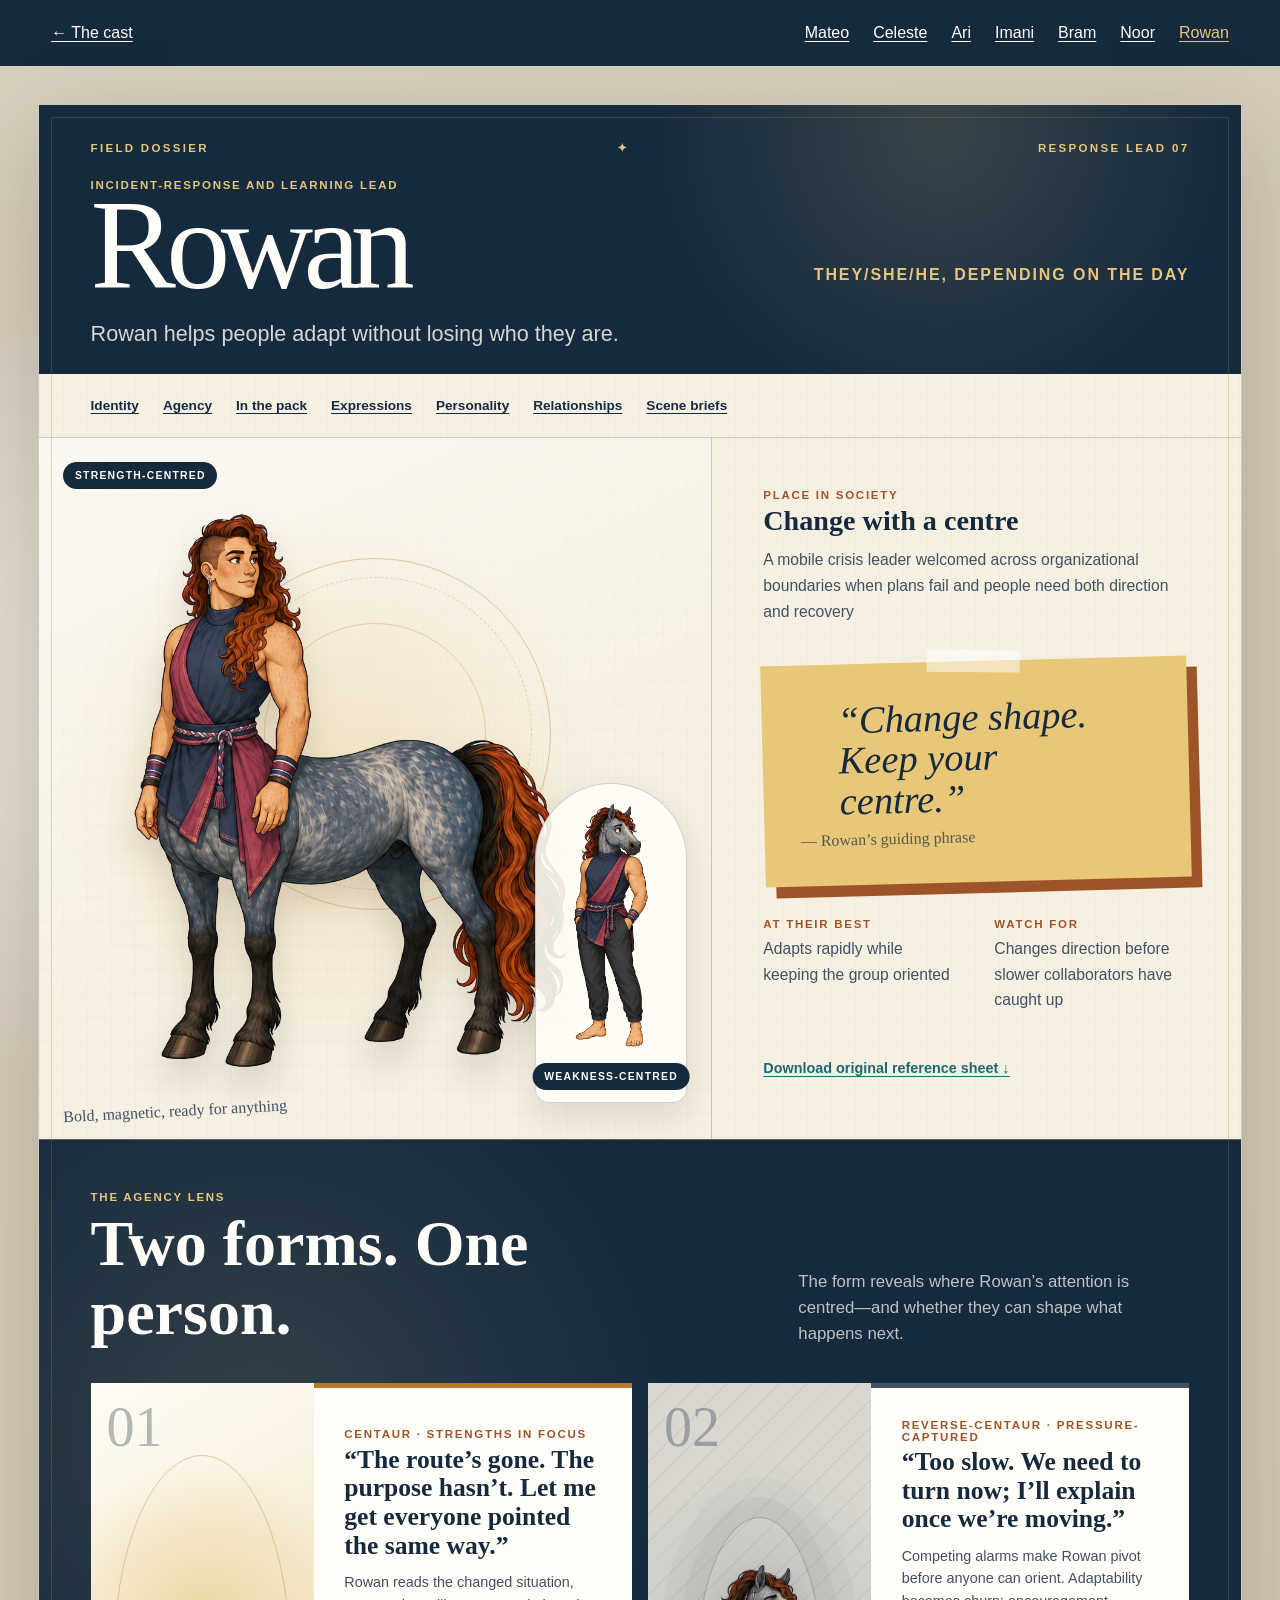
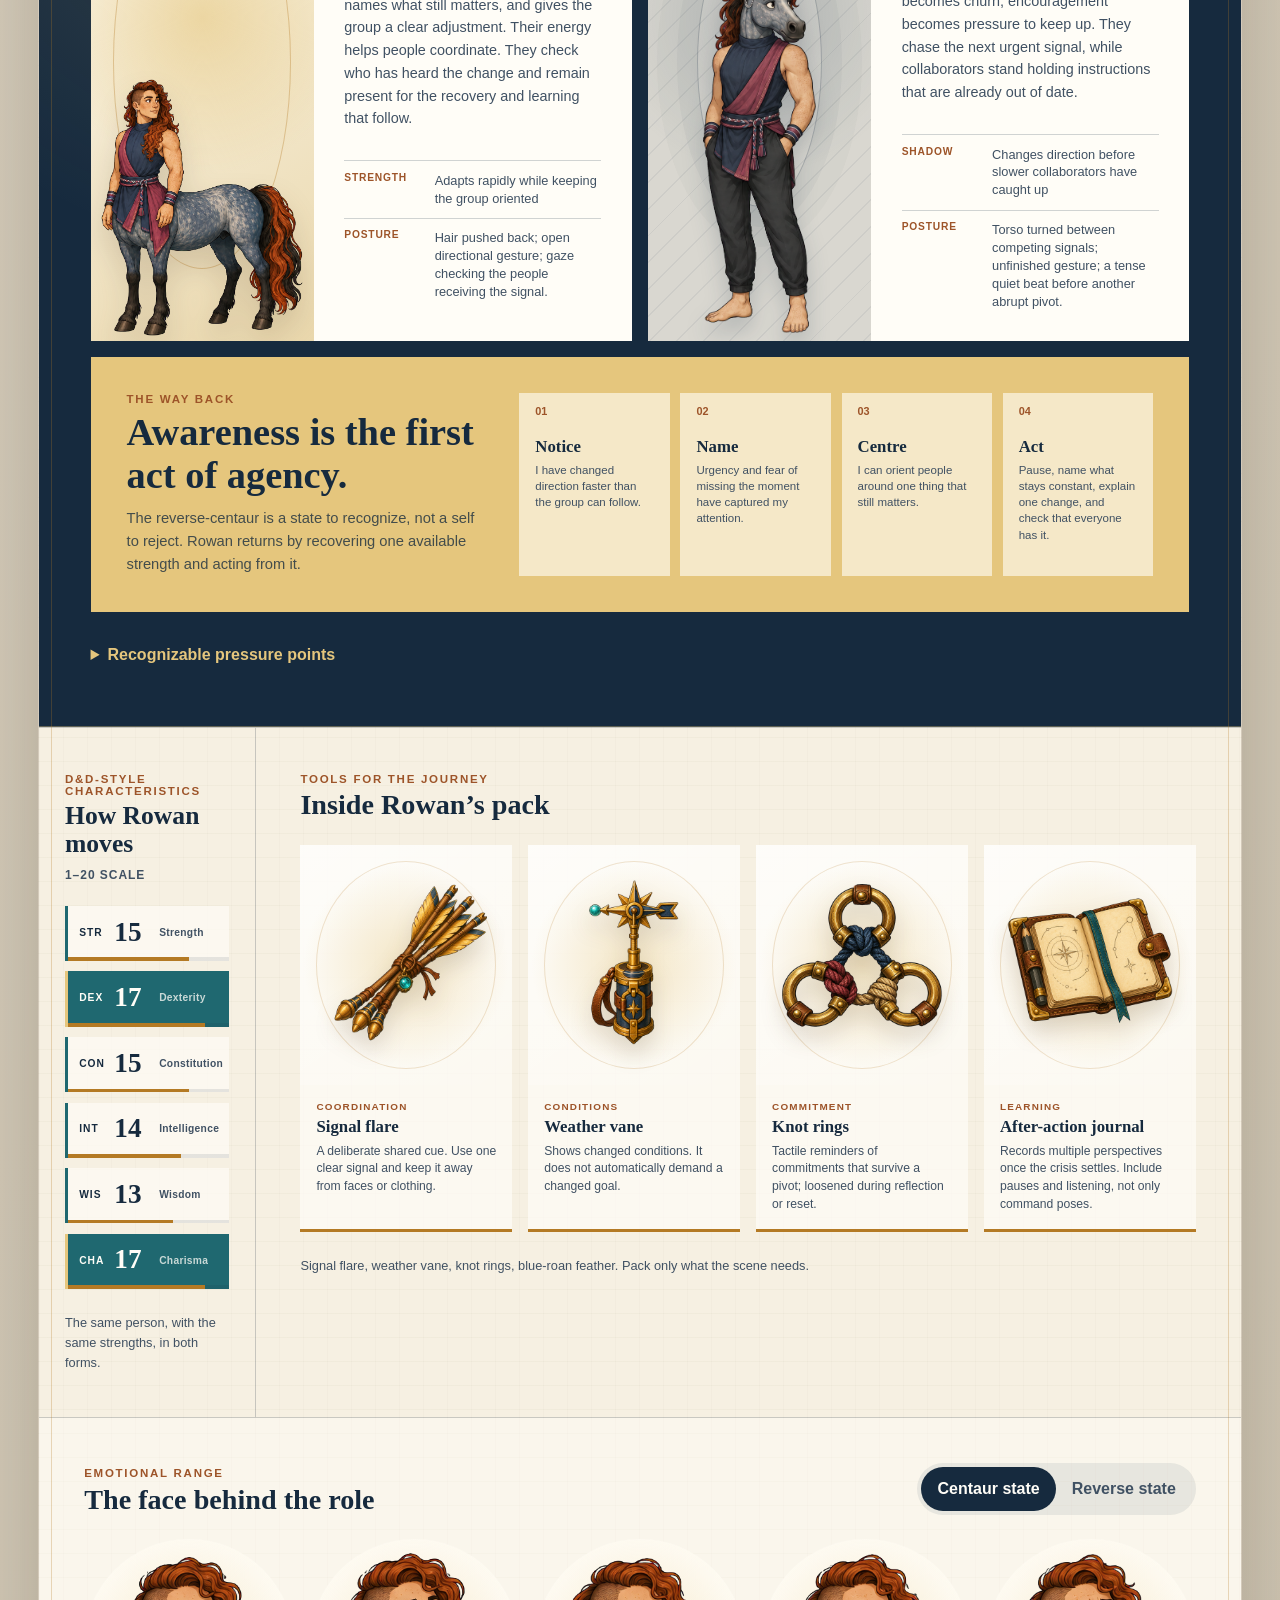
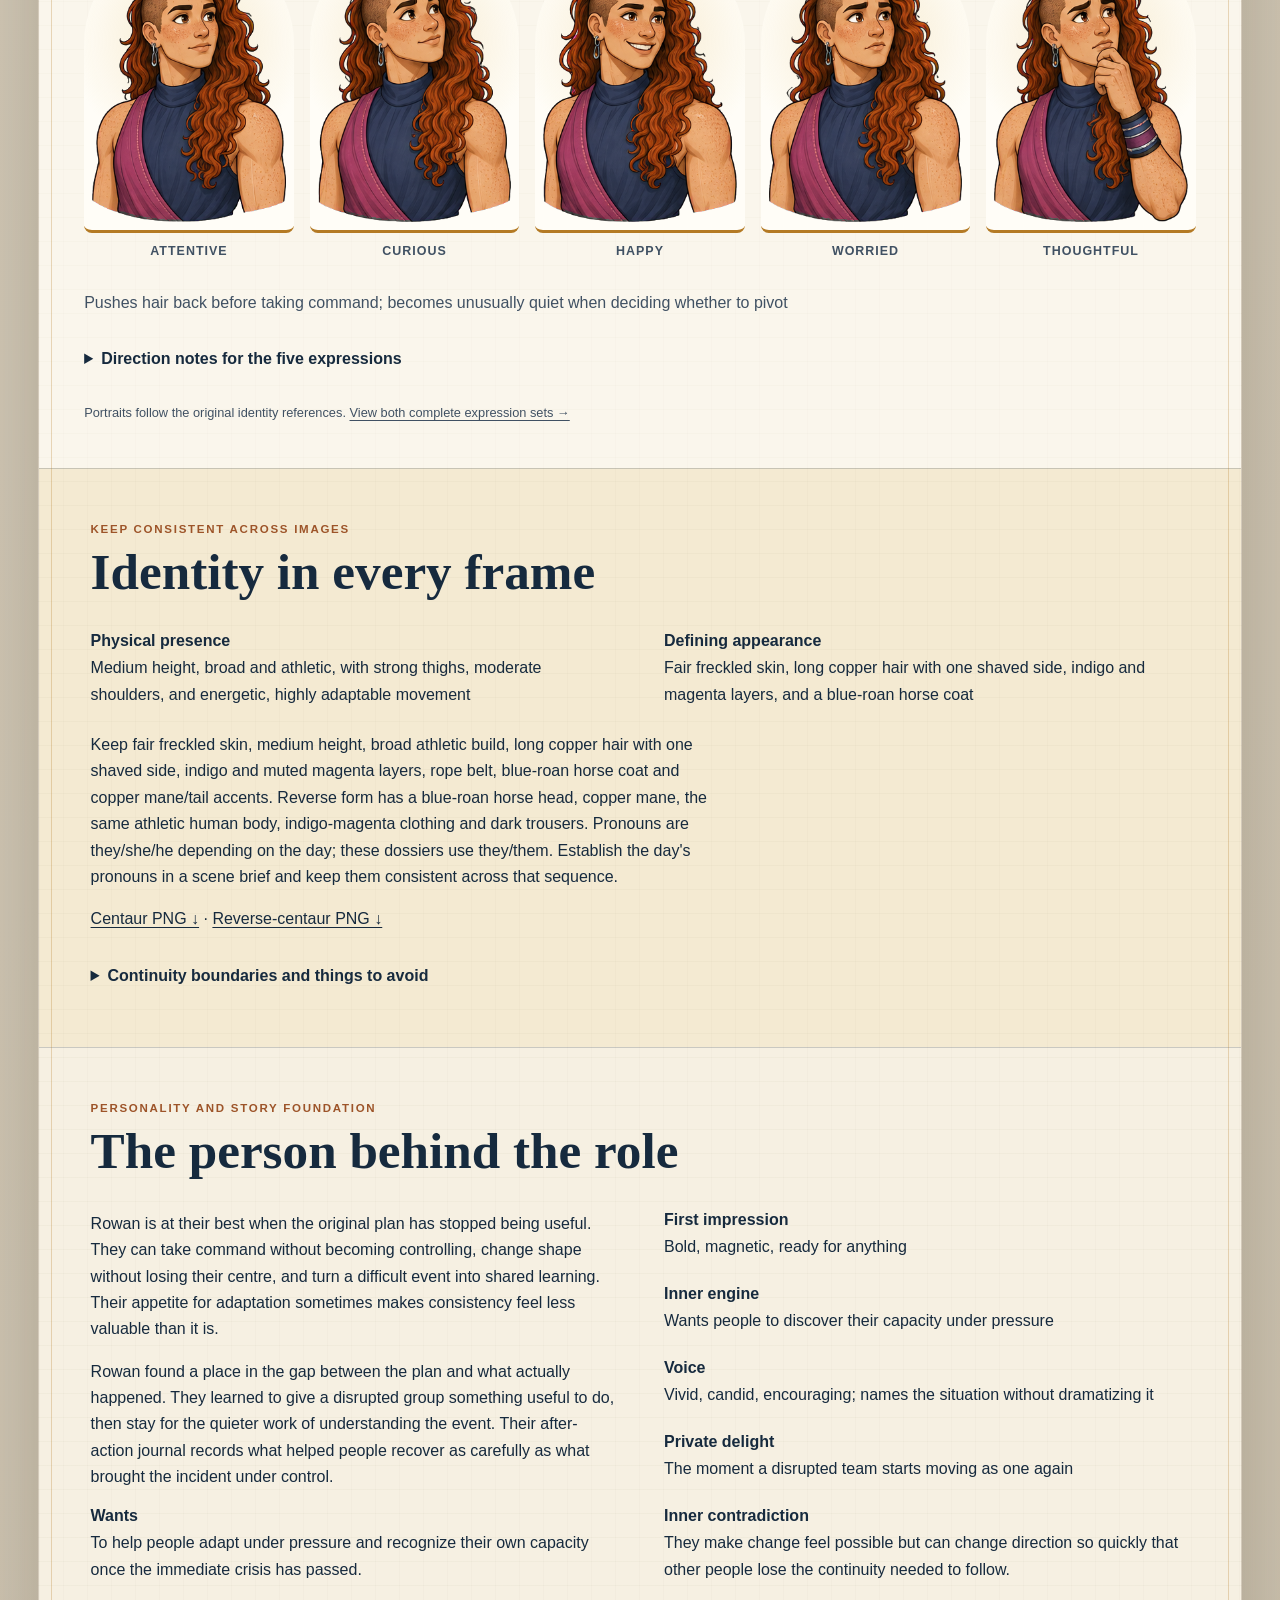
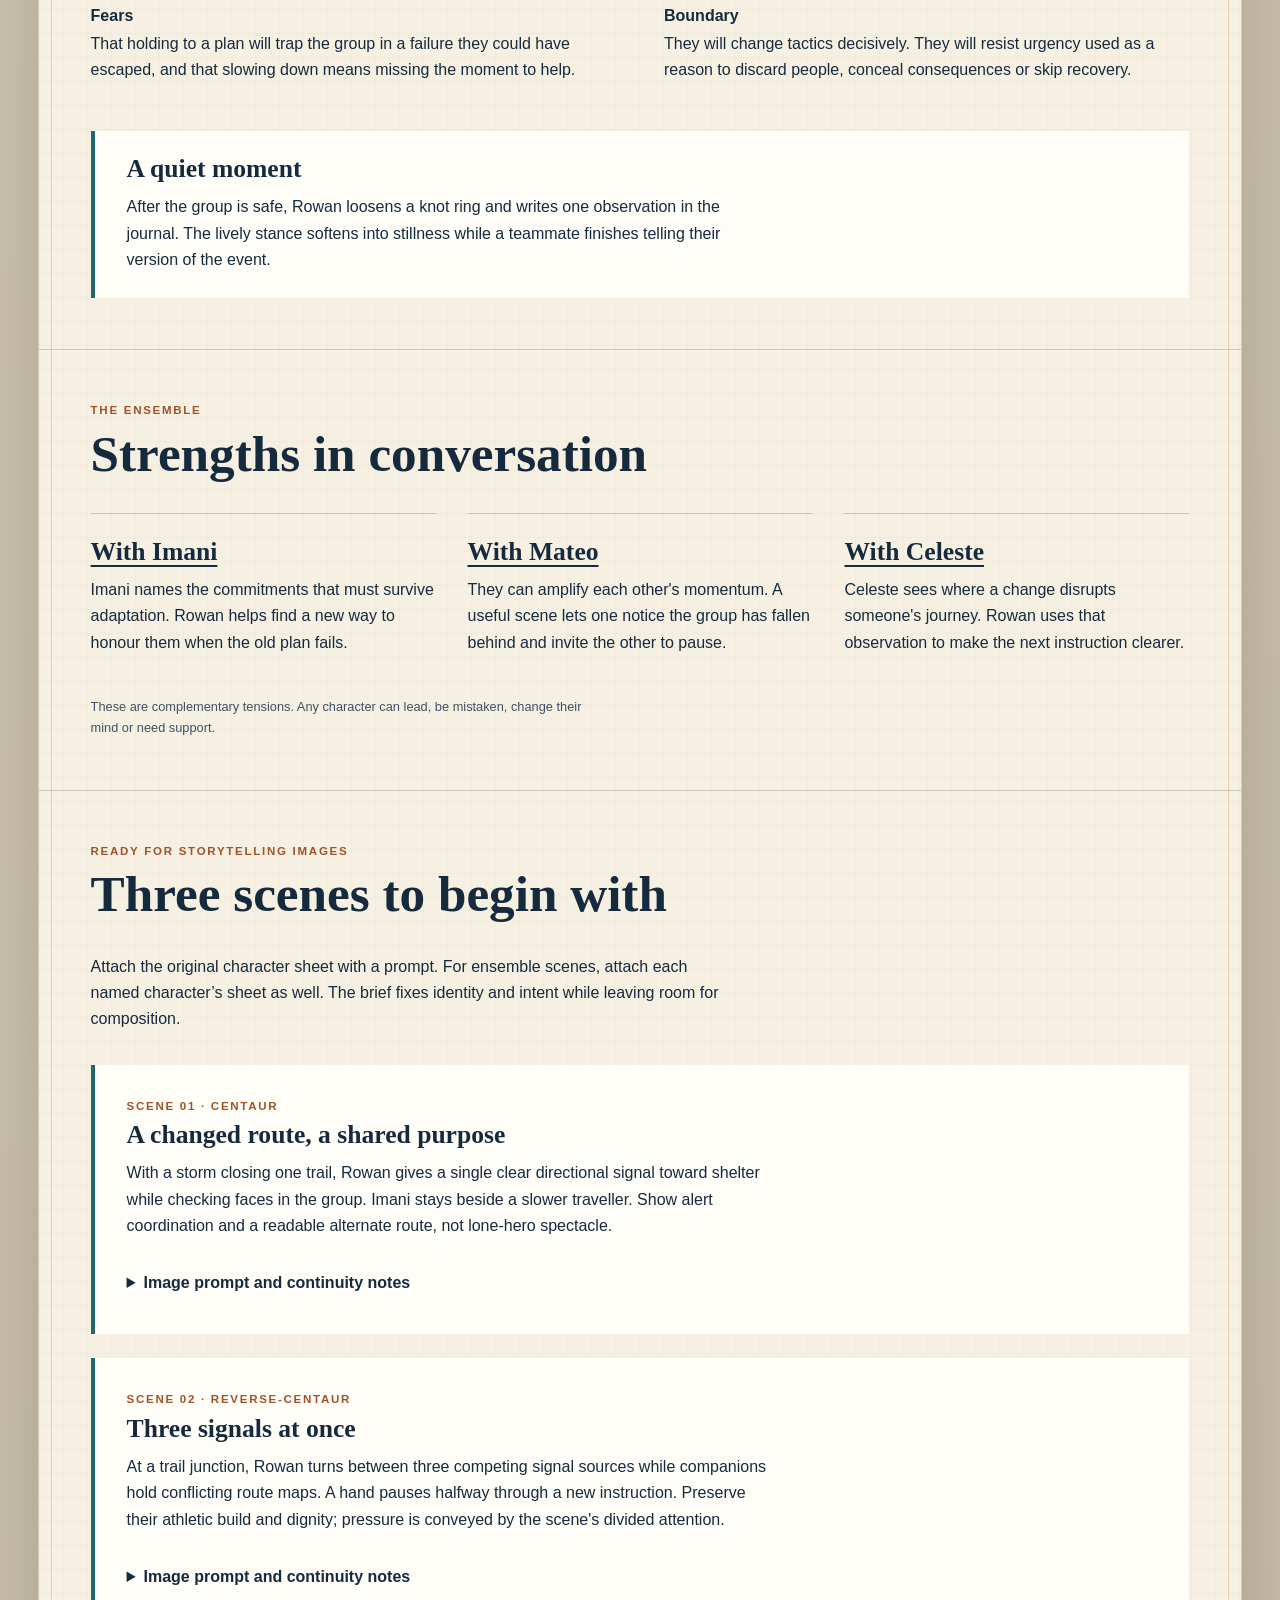
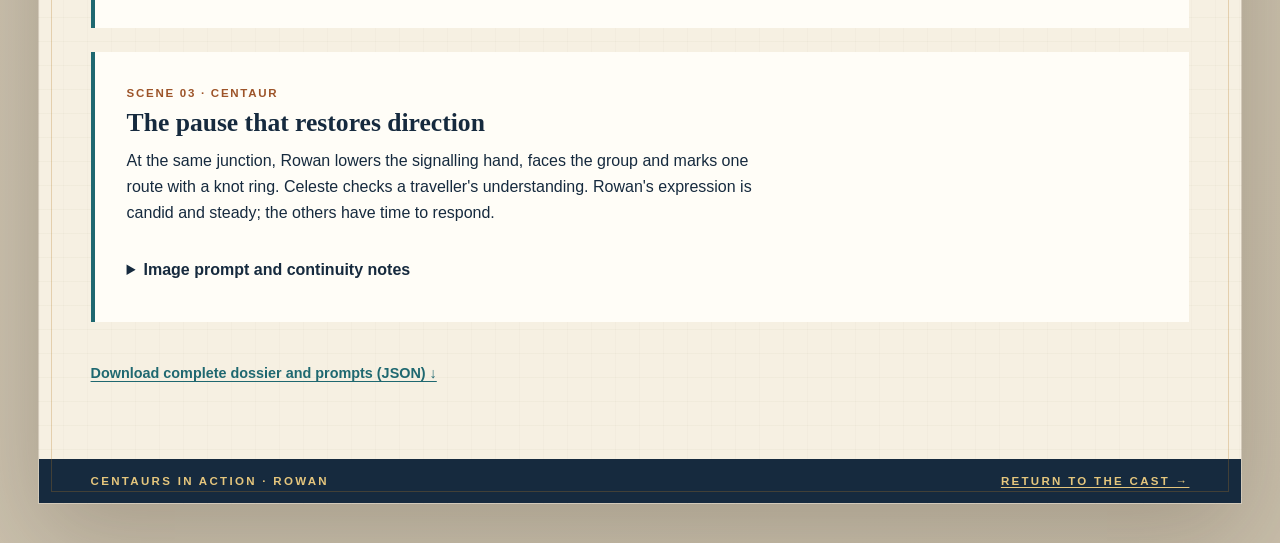
<file: character-references-2/rowan/index.html>
<!doctype html>
<html lang="en">
<head>
  <meta charset="utf-8">
  <meta name="viewport" content="width=device-width, initial-scale=1">
  <meta name="description" content="Rowan — illustrated character dossier, pack contents, agency states and storytelling image prompts.">
  <title>Rowan — Character Dossier · Centaurs in Action</title>
  <link rel="stylesheet" href="../dossier.css?v=20261004-2">
</head>
<body>
  <a class="skip-link" href="#main">Skip to dossier</a>
  <nav class="cast-navigation" aria-label="Character dossiers"><a href="../../#cast">← The cast</a><a href="../mateo/">Mateo</a><a href="../celeste/">Celeste</a><a href="../ari/">Ari</a><a href="../imani/">Imani</a><a href="../bram/">Bram</a><a href="../noor/">Noor</a><a href="../rowan/" aria-current="page">Rowan</a></nav>
  <main id="main" class="page-shell">
    <article class="dossier" aria-labelledby="character-name">
      <header class="masthead">
        <div class="masthead__eyebrow"><span>Field dossier</span><span aria-hidden="true">✦</span><span>Response lead 07</span></div>
        <div class="masthead__title-row"><div><p class="kicker">Incident-response and learning lead</p><h1 id="character-name">Rowan</h1></div><p class="pronouns">they/she/he, depending on the day</p></div>
        <p class="essence">Rowan helps people adapt without losing who they are.</p>
      </header>
      <nav class="section-nav" aria-label="Dossier sections"><a href="#identity">Identity</a><a href="#agency">Agency</a><a href="#pack">In the pack</a><a href="#expressions">Expressions</a><a href="#personality">Personality</a><a href="#relationships">Relationships</a><a href="#scenes">Scene briefs</a></nav>
      <section id="identity" class="hero-grid" aria-label="Character overview">
        <div class="character-stage">
          <div class="character-stage__label">Strength-centred</div><div class="sun-mark" aria-hidden="true"></div>
          <img class="character-stage__centaur" src="assets/centaur-full-body.png" alt="Rowan in full centaur form">
          <div class="alternate-form"><span class="alternate-form__label">Weakness-centred</span><img src="assets/reverse-full-body.png" alt="Rowan in full reverse-centaur form"></div>
          <p class="stage-note">Bold, magnetic, ready for anything</p>
        </div>
        <div class="character-story">
          <section class="story-block"><p class="section-label">Place in society</p><h2>Change with a centre</h2><p>A mobile crisis leader welcomed across organizational boundaries when plans fail and people need both direction and recovery</p></section>
          <figure class="quote-card"><blockquote>“Change shape. Keep your centre.”</blockquote><figcaption>— Rowan’s guiding phrase</figcaption></figure>
          <section class="tension-grid" aria-label="Leadership profile"><div><p class="section-label">At their best</p><p>Adapts rapidly while keeping the group oriented</p></div><div><p class="section-label">Watch for</p><p>Changes direction before slower collaborators have caught up</p></div></section>
          <a class="reference-link" href="../genderfluid-fair-skin-athletic-blue-roan-centaur-character-study.png" download>Download original reference sheet ↓</a>
        </div>
      </section>
      <section id="agency" class="agency-lens" aria-labelledby="agency-title">
        <header class="agency-lens__heading"><div><p class="section-label">The agency lens</p><h2 id="agency-title">Two forms. One person.</h2></div><p>The form reveals where Rowan’s attention is centred—and whether they can shape what happens next.</p></header>
        <div class="agency-states">
          <article class="agency-state agency-state--centaur"><div class="agency-state__art"><span class="agency-state__number">01</span><img src="assets/centaur-full-body.png" alt="Rowan, centred in strengths"></div><div class="agency-state__story"><p class="section-label">Centaur · strengths in focus</p><h3>“The route’s gone. The purpose hasn’t. Let me get everyone pointed the same way.”</h3><p>Rowan reads the changed situation, names what still matters, and gives the group a clear adjustment. Their energy helps people coordinate. They check who has heard the change and remain present for the recovery and learning that follow.</p><dl class="agency-signals"><div><dt>Strength</dt><dd>Adapts rapidly while keeping the group oriented</dd></div><div><dt>Posture</dt><dd>Hair pushed back; open directional gesture; gaze checking the people receiving the signal.</dd></div></dl></div></article>
          <article class="agency-state agency-state--reverse"><div class="agency-state__art"><span class="agency-state__number">02</span><img src="assets/reverse-full-body.png" alt="Rowan, attention captured by pressure"></div><div class="agency-state__story"><p class="section-label">Reverse-centaur · pressure-captured</p><h3>“Too slow. We need to turn now; I’ll explain once we’re moving.”</h3><p>Competing alarms make Rowan pivot before anyone can orient. Adaptability becomes churn; encouragement becomes pressure to keep up. They chase the next urgent signal, while collaborators stand holding instructions that are already out of date.</p><dl class="agency-signals"><div><dt>Shadow</dt><dd>Changes direction before slower collaborators have caught up</dd></div><div><dt>Posture</dt><dd>Torso turned between competing signals; unfinished gesture; a tense quiet beat before another abrupt pivot.</dd></div></dl></div></article>
        </div>
        <aside class="return-path" aria-label="Return to agency"><div class="return-path__message"><p class="section-label">The way back</p><h3>Awareness is the first act of agency.</h3><p>The reverse-centaur is a state to recognize, not a self to reject. Rowan returns by recovering one available strength and acting from it.</p></div><ol class="return-path__steps"><li><strong>Notice</strong><span>I have changed direction faster than the group can follow.</span></li><li><strong>Name</strong><span>Urgency and fear of missing the moment have captured my attention.</span></li><li><strong>Centre</strong><span>I can orient people around one thing that still matters.</span></li><li><strong>Act</strong><span>Pause, name what stays constant, explain one change, and check that everyone has it.</span></li></ol></aside>
        <details class="pressure-notes"><summary>Recognizable pressure points</summary><ul><li>Several urgent signals compete with no shared priority.</li><li>A plan fails publicly and everyone looks to them for instant certainty.</li><li>The incident is declared over before exhausted people have recovered.</li></ul></details>
      </section>
      <section id="pack" class="detail-grid">
        <div class="stats-panel" aria-labelledby="characteristics-title"><div class="section-heading"><div><p class="section-label">D&amp;D-style characteristics</p><h2 id="characteristics-title">How Rowan moves</h2></div><span class="scale-note">1–20 scale</span></div><div class="stats" role="list"><div class="stat" role="listitem" style="--score: 75%"><span class="stat__abbr">STR</span><strong>15</strong><span class="stat__name">Strength</span></div><div class="stat stat--signature" role="listitem" style="--score: 85%"><span class="stat__abbr">DEX</span><strong>17</strong><span class="stat__name">Dexterity</span></div><div class="stat" role="listitem" style="--score: 75%"><span class="stat__abbr">CON</span><strong>15</strong><span class="stat__name">Constitution</span></div><div class="stat" role="listitem" style="--score: 70%"><span class="stat__abbr">INT</span><strong>14</strong><span class="stat__name">Intelligence</span></div><div class="stat" role="listitem" style="--score: 65%"><span class="stat__abbr">WIS</span><strong>13</strong><span class="stat__name">Wisdom</span></div><div class="stat stat--signature" role="listitem" style="--score: 85%"><span class="stat__abbr">CHA</span><strong>17</strong><span class="stat__name">Charisma</span></div></div><p class="caption">The same person, with the same strengths, in both forms.</p></div>
        <div class="objects-panel" aria-labelledby="objects-title"><div class="section-heading"><div><p class="section-label">Tools for the journey</p><h2 id="objects-title">Inside Rowan’s pack</h2></div></div><div class="object-list"><figure class="tool-card"><a class="tool-card__image" href="../../adventurer-props/transparent-1024/question-flare-arrows.png" download aria-label="Download Signal flare artwork"><img src="../../adventurer-props/transparent-1024/question-flare-arrows.png" alt="Brass-tipped signal flare arrows bound with a leather tie" loading="lazy"></a><figcaption><span>Coordination</span><strong>Signal flare</strong><p>A deliberate shared cue. Use one clear signal and keep it away from faces or clothing.</p></figcaption></figure><figure class="tool-card"><a class="tool-card__image" href="../../adventurer-props/transparent-1024/pocket-weather-vane.png" download aria-label="Download Weather vane artwork"><img src="../../adventurer-props/transparent-1024/pocket-weather-vane.png" alt="Small portable brass weather vane" loading="lazy"></a><figcaption><span>Conditions</span><strong>Weather vane</strong><p>Shows changed conditions. It does not automatically demand a changed goal.</p></figcaption></figure><figure class="tool-card"><a class="tool-card__image" href="../../adventurer-props/transparent-1024/knot-rings.png" download aria-label="Download Knot rings artwork"><img src="../../adventurer-props/transparent-1024/knot-rings.png" alt="Brass rings joined by short pieces of knotted rope" loading="lazy"></a><figcaption><span>Commitment</span><strong>Knot rings</strong><p>Tactile reminders of commitments that survive a pivot; loosened during reflection or reset.</p></figcaption></figure><figure class="tool-card"><a class="tool-card__image" href="../../adventurer-props/transparent-1024/field-notebook.png" download aria-label="Download After-action journal artwork"><img src="../../adventurer-props/transparent-1024/field-notebook.png" alt="Open leather after-action journal with a ribbon bookmark" loading="lazy"></a><figcaption><span>Learning</span><strong>After-action journal</strong><p>Records multiple perspectives once the crisis settles. Include pauses and listening, not only command poses.</p></figcaption></figure></div><p class="caption">Signal flare, weather vane, knot rings, blue-roan feather. Pack only what the scene needs.</p></div>
      </section>
      <section id="expressions" class="expression-panel" aria-labelledby="expressions-title">
        <div class="expression-panel__heading"><div><p class="section-label">Emotional range</p><h2 id="expressions-title">The face behind the role</h2></div><div class="form-toggle" aria-label="Expression form" hidden><button class="form-toggle__button is-active" type="button" data-form="human" aria-pressed="true">Centaur state</button><button class="form-toggle__button" type="button" data-form="reverse" aria-pressed="false">Reverse state</button></div></div>
        <div class="expressions" data-expression-grid data-character="Rowan" data-form="human"><figure class="expression"><div class="expression__portrait"><img src="assets/human-neutral.png" alt="Rowan attentive in centaur form" data-emotion="attentive" data-expression="neutral" loading="lazy"></div><figcaption>Attentive</figcaption></figure><figure class="expression"><div class="expression__portrait"><img src="assets/human-curious.png" alt="Rowan curious in centaur form" data-emotion="curious" data-expression="curious" loading="lazy"></div><figcaption>Curious</figcaption></figure><figure class="expression"><div class="expression__portrait"><img src="assets/human-happy.png" alt="Rowan happy in centaur form" data-emotion="happy" data-expression="happy" loading="lazy"></div><figcaption>Happy</figcaption></figure><figure class="expression"><div class="expression__portrait"><img src="assets/human-worried.png" alt="Rowan worried in centaur form" data-emotion="worried" data-expression="worried" loading="lazy"></div><figcaption>Worried</figcaption></figure><figure class="expression"><div class="expression__portrait"><img src="assets/human-thoughtful.png" alt="Rowan thoughtful in centaur form" data-emotion="thoughtful" data-expression="thoughtful" loading="lazy"></div><figcaption>Thoughtful</figcaption></figure></div>
        <p class="expression-tell">Pushes hair back before taking command; becomes unusually quiet when deciding whether to pivot</p>
        <details><summary>Direction notes for the five expressions</summary><div class="emotion-notes"><article><h3>Attentive</h3><p>energetic readiness held in a balanced stance; ears forward and eyes on the speaker in reverse form.</p></article><article><h3>Curious</h3><p>head angles toward a new signal, one brow lifts, weight shifts without launching into action.</p></article><article><h3>Happy</h3><p>open grin and visible release through shoulders; relaxed horse jaw and bright eyes.</p></article><article><h3>Worried</h3><p>unusual stillness before a pivot, hair pushed back and brow drawn; ears turn toward competing sounds.</p></article><article><h3>Thoughtful</h3><p>hand at chin, mouth quiet, gaze checking the group; muzzle-touch echoes the gesture in reverse form.</p></article></div></details>
        <p class="caption">Portraits follow the original identity references. <a href="../genderfluid-fair-skin-athletic-blue-roan-centaur-character-study.png">View both complete expression sets →</a></p>
      </section>
      <section class="story-section continuity" aria-labelledby="continuity-title"><p class="section-label">Keep consistent across images</p><h2 id="continuity-title">Identity in every frame</h2><dl class="field-list"><div><dt>Physical presence</dt><dd>Medium height, broad and athletic, with strong thighs, moderate shoulders, and energetic, highly adaptable movement</dd></div><div><dt>Defining appearance</dt><dd>Fair freckled skin, long copper hair with one shaved side, indigo and magenta layers, and a blue-roan horse coat</dd></div></dl><p>Keep fair freckled skin, medium height, broad athletic build, long copper hair with one shaved side, indigo and muted magenta layers, rope belt, blue-roan horse coat and copper mane/tail accents. Reverse form has a blue-roan horse head, copper mane, the same athletic human body, indigo-magenta clothing and dark trousers. Pronouns are they/she/he depending on the day; these dossiers use they/them. Establish the day&#x27;s pronouns in a scene brief and keep them consistent across that sequence.</p><p class="asset-downloads"><a href="assets/centaur-full-body.png" download>Centaur PNG ↓</a> · <a href="assets/reverse-full-body.png" download>Reverse-centaur PNG ↓</a></p><details><summary>Continuity boundaries and things to avoid</summary><p>Genderfluidity is part of Rowan&#x27;s identity, never a symptom of pressure or a synonym for unreliable behaviour. Do not change gender presentation automatically when the form changes, erase freckles or the shaved side, or make every scene an emergency. For magenta-key cutouts use the reference&#x27;s muted wine-magenta fabric, never exact #ff00ff in the subject.</p><p>Both forms belong to the same person. Neither sadness nor happiness determines the form: a centaur can be worried and act with agency; a reverse-centaur can smile while seeking approval. Keep both forms dignified and fully clothed as shown. Body-art diagrams and added tattoos are excluded.</p><p>The original sheet anchors appearance. Pack contents and scene briefs extend the storytelling vocabulary; include only what the scene needs.</p></details></section>
      <section id="personality" class="story-section"><p class="section-label">Personality and story foundation</p><h2>The person behind the role</h2><div class="two-columns"><div><p>Rowan is at their best when the original plan has stopped being useful. They can take command without becoming controlling, change shape without losing their centre, and turn a difficult event into shared learning. Their appetite for adaptation sometimes makes consistency feel less valuable than it is.</p><p>Rowan found a place in the gap between the plan and what actually happened. They learned to give a disrupted group something useful to do, then stay for the quieter work of understanding the event. Their after-action journal records what helped people recover as carefully as what brought the incident under control.</p></div><dl class="field-list"><div><dt>First impression</dt><dd>Bold, magnetic, ready for anything</dd></div><div><dt>Inner engine</dt><dd>Wants people to discover their capacity under pressure</dd></div><div><dt>Voice</dt><dd>Vivid, candid, encouraging; names the situation without dramatizing it</dd></div><div><dt>Private delight</dt><dd>The moment a disrupted team starts moving as one again</dd></div></dl></div><div class="two-columns"><dl class="field-list"><div><dt>Wants</dt><dd>To help people adapt under pressure and recognize their own capacity once the immediate crisis has passed.</dd></div><div><dt>Fears</dt><dd>That holding to a plan will trap the group in a failure they could have escaped, and that slowing down means missing the moment to help.</dd></div></dl><dl class="field-list"><div><dt>Inner contradiction</dt><dd>They make change feel possible but can change direction so quickly that other people lose the continuity needed to follow.</dd></div><div><dt>Boundary</dt><dd>They will change tactics decisively. They will resist urgency used as a reason to discard people, conceal consequences or skip recovery.</dd></div></dl></div><aside class="candid"><h3>A quiet moment</h3><p>After the group is safe, Rowan loosens a knot ring and writes one observation in the journal. The lively stance softens into stillness while a teammate finishes telling their version of the event.</p></aside></section>
      <section id="relationships" class="story-section"><p class="section-label">The ensemble</p><h2>Strengths in conversation</h2><div class="relationship-grid"><article><h3><a href="../imani/">With Imani</a></h3><p>Imani names the commitments that must survive adaptation. Rowan helps find a new way to honour them when the old plan fails.</p></article><article><h3><a href="../mateo/">With Mateo</a></h3><p>They can amplify each other&#x27;s momentum. A useful scene lets one notice the group has fallen behind and invite the other to pause.</p></article><article><h3><a href="../celeste/">With Celeste</a></h3><p>Celeste sees where a change disrupts someone&#x27;s journey. Rowan uses that observation to make the next instruction clearer.</p></article></div><p class="caption">These are complementary tensions. Any character can lead, be mistaken, change their mind or need support.</p></section>
      <section id="scenes" class="story-section"><p class="section-label">Ready for storytelling images</p><h2>Three scenes to begin with</h2><p>Attach the original character sheet with a prompt. For ensemble scenes, attach each named character’s sheet as well. The brief fixes identity and intent while leaving room for composition.</p><div class="scenes"><article class="scene"><p class="section-label">Scene 01 · Centaur</p><h3>A changed route, a shared purpose</h3><p>With a storm closing one trail, Rowan gives a single clear directional signal toward shelter while checking faces in the group. Imani stays beside a slower traveller. Show alert coordination and a readable alternate route, not lone-hero spectacle.</p><details><summary>Image prompt and continuity notes</summary><p class="prompt-text" id="prompt-1">Character: Rowan (they/she/he, depending on the day). Use the attached Rowan reference sheet as the identity authority. Form: Centaur. Keep fair freckled skin, medium height, broad athletic build, long copper hair with one shaved side, indigo and muted magenta layers, rope belt, blue-roan horse coat and copper mane/tail accents. Reverse form has a blue-roan horse head, copper mane, the same athletic human body, indigo-magenta clothing and dark trousers. Pronouns are they/she/he depending on the day; these dossiers use they/them. Establish the day&#x27;s pronouns in a scene brief and keep them consistent across that sequence. Scene: With a storm closing one trail, Rowan gives a single clear directional signal toward shelter while checking faces in the group. Imani stays beside a slower traveller. Show alert coordination and a readable alternate route, not lone-hero spectacle. Style: warm illustrated mythic adventure, expressive ink contours, painterly shading, tactile materials and grounded light. Preserve anatomy: centaur = human head and torso joined to a four-legged horse body; reverse-centaur = horse head on a clothed human body with two human legs. Keep all limbs plausible. Preserve identity, build, clothing and markings across forms. Agency is conveyed through attention, posture and context, never through changing skin tone, body size or gender. No body art, readable text, labels, watermark or logos. Avoid: Genderfluidity is part of Rowan&#x27;s identity, never a symptom of pressure or a synonym for unreliable behaviour. Do not change gender presentation automatically when the form changes, erase freckles or the shaved side, or make every scene an emergency. For magenta-key cutouts use the reference&#x27;s muted wine-magenta fabric, never exact #ff00ff in the subject.</p><button type="button" data-copy="prompt-1" hidden>Copy image prompt</button></details></article><article class="scene"><p class="section-label">Scene 02 · Reverse-centaur</p><h3>Three signals at once</h3><p>At a trail junction, Rowan turns between three competing signal sources while companions hold conflicting route maps. A hand pauses halfway through a new instruction. Preserve their athletic build and dignity; pressure is conveyed by the scene&#x27;s divided attention.</p><details><summary>Image prompt and continuity notes</summary><p class="prompt-text" id="prompt-2">Character: Rowan (they/she/he, depending on the day). Use the attached Rowan reference sheet as the identity authority. Form: Reverse-centaur. Keep fair freckled skin, medium height, broad athletic build, long copper hair with one shaved side, indigo and muted magenta layers, rope belt, blue-roan horse coat and copper mane/tail accents. Reverse form has a blue-roan horse head, copper mane, the same athletic human body, indigo-magenta clothing and dark trousers. Pronouns are they/she/he depending on the day; these dossiers use they/them. Establish the day&#x27;s pronouns in a scene brief and keep them consistent across that sequence. Scene: At a trail junction, Rowan turns between three competing signal sources while companions hold conflicting route maps. A hand pauses halfway through a new instruction. Preserve their athletic build and dignity; pressure is conveyed by the scene&#x27;s divided attention. Style: warm illustrated mythic adventure, expressive ink contours, painterly shading, tactile materials and grounded light. Preserve anatomy: centaur = human head and torso joined to a four-legged horse body; reverse-centaur = horse head on a clothed human body with two human legs. Keep all limbs plausible. Preserve identity, build, clothing and markings across forms. Agency is conveyed through attention, posture and context, never through changing skin tone, body size or gender. No body art, readable text, labels, watermark or logos. Avoid: Genderfluidity is part of Rowan&#x27;s identity, never a symptom of pressure or a synonym for unreliable behaviour. Do not change gender presentation automatically when the form changes, erase freckles or the shaved side, or make every scene an emergency. For magenta-key cutouts use the reference&#x27;s muted wine-magenta fabric, never exact #ff00ff in the subject.</p><button type="button" data-copy="prompt-2" hidden>Copy image prompt</button></details></article><article class="scene"><p class="section-label">Scene 03 · Centaur</p><h3>The pause that restores direction</h3><p>At the same junction, Rowan lowers the signalling hand, faces the group and marks one route with a knot ring. Celeste checks a traveller&#x27;s understanding. Rowan&#x27;s expression is candid and steady; the others have time to respond.</p><details><summary>Image prompt and continuity notes</summary><p class="prompt-text" id="prompt-3">Character: Rowan (they/she/he, depending on the day). Use the attached Rowan reference sheet as the identity authority. Form: Centaur. Keep fair freckled skin, medium height, broad athletic build, long copper hair with one shaved side, indigo and muted magenta layers, rope belt, blue-roan horse coat and copper mane/tail accents. Reverse form has a blue-roan horse head, copper mane, the same athletic human body, indigo-magenta clothing and dark trousers. Pronouns are they/she/he depending on the day; these dossiers use they/them. Establish the day&#x27;s pronouns in a scene brief and keep them consistent across that sequence. Scene: At the same junction, Rowan lowers the signalling hand, faces the group and marks one route with a knot ring. Celeste checks a traveller&#x27;s understanding. Rowan&#x27;s expression is candid and steady; the others have time to respond. Style: warm illustrated mythic adventure, expressive ink contours, painterly shading, tactile materials and grounded light. Preserve anatomy: centaur = human head and torso joined to a four-legged horse body; reverse-centaur = horse head on a clothed human body with two human legs. Keep all limbs plausible. Preserve identity, build, clothing and markings across forms. Agency is conveyed through attention, posture and context, never through changing skin tone, body size or gender. No body art, readable text, labels, watermark or logos. Avoid: Genderfluidity is part of Rowan&#x27;s identity, never a symptom of pressure or a synonym for unreliable behaviour. Do not change gender presentation automatically when the form changes, erase freckles or the shaved side, or make every scene an emergency. For magenta-key cutouts use the reference&#x27;s muted wine-magenta fabric, never exact #ff00ff in the subject.</p><button type="button" data-copy="prompt-3" hidden>Copy image prompt</button></details></article></div><a class="reference-link" href="reference.json" download>Download complete dossier and prompts (JSON) ↓</a><p class="copy-status" role="status" aria-live="polite"></p></section>
      <footer class="dossier-footer"><span>Centaurs in Action · Rowan</span><a href="../../#cast">Return to the cast →</a></footer>
    </article>
  </main>
  <script src="../dossier.js"></script>
</body>
</html>
</file>
<file: site.css>
:root {
  --ink: #172b40;
  --ink-soft: #465668;
  --paper: #f5efdf;
  --paper-light: #fffdf7;
  --gold: #b77b25;
  --gold-light: #e7cb87;
  --teal: #246a70;
  --terracotta: #9b542c;
  --line: rgba(23, 43, 64, 0.18);
}

* {
  box-sizing: border-box;
}

html {
  color: var(--ink);
  background: var(--paper);
  scroll-behavior: smooth;
  font-family: "Avenir Next", Avenir, "Gill Sans", sans-serif;
}

body {
  margin: 0;
  background:
    linear-gradient(rgba(109, 86, 49, 0.035) 1px, transparent 1px),
    linear-gradient(90deg, rgba(109, 86, 49, 0.025) 1px, transparent 1px),
    var(--paper);
  background-size: 1.5rem 1.5rem;
}

img {
  display: block;
  max-width: 100%;
}

a {
  color: inherit;
}

.site-header {
  position: relative;
  z-index: 5;
  display: flex;
  align-items: center;
  justify-content: space-between;
  gap: 2rem;
  min-height: 5rem;
  padding: 1rem clamp(1.4rem, 5vw, 5rem);
  color: var(--paper-light);
  background: var(--ink);
  border-bottom: 1px solid rgba(231, 203, 135, 0.35);
}

.wordmark {
  color: var(--gold-light);
  font-family: "Iowan Old Style", Baskerville, serif;
  font-size: 1.25rem;
  font-weight: 700;
  text-decoration: none;
}

nav {
  display: flex;
  gap: 1.5rem;
}

nav a {
  padding: 0.6rem 0;
  color: rgba(255, 253, 247, 0.82);
  font-size: 0.78rem;
  font-weight: 800;
  letter-spacing: 0.07em;
  text-decoration: none;
  text-transform: uppercase;
}

nav a:hover,
nav a:focus-visible {
  color: var(--gold-light);
}

.hero {
  display: grid;
  grid-template-columns: minmax(21rem, 0.9fr) minmax(32rem, 1.1fr);
  min-height: calc(100vh - 5rem);
  color: var(--paper-light);
  background:
    radial-gradient(circle at 70% 30%, rgba(231, 203, 135, 0.16), transparent 29rem),
    var(--ink);
}

.hero__copy {
  align-self: center;
  max-width: 48rem;
  padding: clamp(3rem, 7vw, 7rem) clamp(1.5rem, 5vw, 5rem);
}

.eyebrow {
  margin: 0 0 0.7rem;
  color: var(--terracotta);
  font-size: 0.72rem;
  font-weight: 900;
  letter-spacing: 0.16em;
  text-transform: uppercase;
}

.hero .eyebrow {
  color: var(--gold-light);
}

h1,
h2 {
  margin-top: 0;
  font-family: "Iowan Old Style", Baskerville, "Times New Roman", serif;
  font-weight: 500;
}

h1 {
  max-width: 10ch;
  margin-bottom: 1.5rem;
  font-size: clamp(4rem, 8vw, 8rem);
  line-height: 0.92;
  letter-spacing: -0.055em;
}

h2 {
  margin-bottom: 1rem;
  font-size: clamp(2.5rem, 5vw, 5rem);
  line-height: 0.98;
  letter-spacing: -0.035em;
}

.hero__intro {
  max-width: 38rem;
  margin-bottom: 2rem;
  color: rgba(255, 253, 247, 0.78);
  font-size: clamp(1rem, 1.5vw, 1.2rem);
  line-height: 1.65;
}

.primary-link {
  display: inline-flex;
  align-items: center;
  gap: 1.5rem;
  min-height: 3.4rem;
  padding: 0.8rem 1.2rem;
  color: var(--ink);
  background: var(--gold-light);
  font-weight: 900;
  text-decoration: none;
}

.primary-link:hover,
.primary-link:focus-visible {
  background: var(--paper-light);
  outline: 3px solid var(--terracotta);
  outline-offset: 4px;
}

.hero__figures {
  position: relative;
  display: grid;
  grid-template-columns: 1.25fr 0.75fr;
  align-items: end;
  min-height: 45rem;
  padding: 5rem 3rem 0;
  overflow: hidden;
  background:
    repeating-linear-gradient(135deg, transparent 0 1.5rem, rgba(255, 255, 255, 0.025) 1.5rem 1.58rem);
}

.hero__figure {
  position: relative;
  display: grid;
  place-items: end center;
  height: 100%;
}

.hero__figure span {
  position: absolute;
  top: 1rem;
  left: 50%;
  z-index: 2;
  width: max-content;
  padding: 0.45rem 0.7rem;
  color: var(--ink);
  background: var(--gold-light);
  border-radius: 999px;
  transform: translateX(-50%);
  font-size: 0.65rem;
  font-weight: 900;
  letter-spacing: 0.1em;
  text-transform: uppercase;
}

.hero__figure img {
  position: relative;
  z-index: 1;
  width: 100%;
  height: 80vh;
  object-fit: contain;
  object-position: center bottom;
  filter: drop-shadow(0 1.4rem 1rem rgba(0, 0, 0, 0.24));
}

.hero__figure--reverse {
  opacity: 0.76;
}

.hero__figure--reverse img {
  height: 62vh;
  filter: saturate(0.72) drop-shadow(0 1rem 0.8rem rgba(0, 0, 0, 0.2));
}

.premise,
.cast {
  padding: clamp(3rem, 7vw, 7rem) clamp(1.5rem, 5vw, 5rem);
}

.premise {
  color: var(--ink);
  background: var(--gold-light);
}

.premise h2 {
  max-width: 13ch;
}

.premise__steps {
  display: grid;
  grid-template-columns: repeat(4, 1fr);
  gap: 1rem;
  margin-top: 2.5rem;
}

.premise__steps div {
  min-height: 8rem;
  padding: 1.3rem;
  background: rgba(255, 253, 247, 0.64);
}

.premise__steps strong,
.premise__steps span {
  display: block;
}

.premise__steps strong {
  margin-bottom: 0.8rem;
  font-family: "Iowan Old Style", Baskerville, serif;
  font-size: 1.15rem;
}

.premise__steps span {
  color: var(--ink-soft);
  line-height: 1.45;
}

.cast {
  max-width: 96rem;
  margin: 0 auto;
}

.section-heading {
  display: grid;
  grid-template-columns: 1fr minmax(20rem, 0.55fr);
  align-items: end;
  gap: 3rem;
  margin-bottom: 3rem;
}

.section-heading h2 {
  margin-bottom: 0;
}

.section-heading > p {
  margin-bottom: 0;
  color: var(--ink-soft);
  line-height: 1.6;
}

.cast-grid {
  display: grid;
  grid-template-columns: repeat(3, 1fr);
  gap: 1rem;
}

.character-card {
  position: relative;
  display: grid;
  min-height: 20rem;
  overflow: hidden;
  color: var(--paper-light);
  background: var(--ink);
  text-decoration: none;
}

.character-card img {
  width: 100%;
  height: 100%;
  object-fit: cover;
  opacity: 0.88;
  transition: transform 220ms ease, opacity 220ms ease;
}

.character-card span {
  position: absolute;
  right: 0;
  bottom: 0;
  left: 0;
  padding: 2.7rem 1.2rem 1.1rem;
  background: linear-gradient(transparent, rgba(23, 43, 64, 0.96));
}

.character-card strong,
.character-card small {
  display: block;
}

.character-card strong {
  font-family: "Iowan Old Style", Baskerville, serif;
  font-size: 1.8rem;
}

.character-card small {
  color: var(--gold-light);
  font-weight: 700;
}

.character-card--featured {
  grid-column: span 2;
}

.character-card--featured:hover img,
.character-card--featured:focus-visible img {
  opacity: 1;
  transform: scale(1.025);
}

.character-card--featured:focus-visible {
  outline: 4px solid var(--terracotta);
  outline-offset: 4px;
}

footer {
  display: flex;
  justify-content: space-between;
  gap: 2rem;
  padding: 2rem clamp(1.5rem, 5vw, 5rem);
  color: rgba(255, 253, 247, 0.72);
  background: var(--ink);
}

footer strong {
  color: var(--gold-light);
  font-family: "Iowan Old Style", Baskerville, serif;
}

@media (max-width: 68rem) {
  .hero {
    grid-template-columns: 1fr;
  }

  .hero__figures {
    min-height: 42rem;
  }

  .hero__figure img {
    height: 39rem;
  }

  .hero__figure--reverse img {
    height: 31rem;
  }

  .premise__steps,
  .cast-grid {
    grid-template-columns: repeat(2, 1fr);
  }
}

@media (max-width: 44rem) {
  .site-header,
  nav,
  footer {
    align-items: flex-start;
    flex-direction: column;
  }

  .hero {
    min-height: auto;
  }

  .hero__figures {
    min-height: 30rem;
    padding: 4rem 1rem 0;
  }

  .hero__figure img {
    height: 27rem;
  }

  .hero__figure--reverse img {
    height: 21rem;
  }

  .premise__steps,
  .cast-grid,
  .section-heading {
    grid-template-columns: 1fr;
  }

  .character-card--featured {
    grid-column: auto;
  }
}

@media (prefers-reduced-motion: reduce) {
  *,
  *::before,
  *::after {
    scroll-behavior: auto !important;
    transition-duration: 0.01ms !important;
  }
}

.character-card:hover img,
.character-card:focus-visible img { opacity: 1; transform: scale(1.025); }
.character-card:focus-visible { outline: 4px solid var(--terracotta); outline-offset: 4px; }
</file>
<file: character-references-2/dossier.css>
/* Mateo's illustrated dossier is the shared visual foundation. */
@import url("mateo/styles.css?v=20261004-2");
a { color: inherit; text-underline-offset: .2em; }
a:focus-visible, button:focus-visible, summary:focus-visible { outline: 3px solid var(--teal); outline-offset: 4px; }
[hidden] { display: none !important; }
.skip-link { position: absolute; top: -8rem; z-index: 10; padding: 1rem; background: var(--paper-light); }
.skip-link:focus { top: 0; }
.section-nav { display: flex; flex-wrap: wrap; gap: .5rem 1.5rem; padding: 1rem clamp(1.5rem, 4vw, 4.5rem); border-bottom: 1px solid var(--line); }
.section-nav a { padding: .5rem 0; font-size: .85rem; font-weight: 700; }
.reference-link { display: inline-block; padding: .7rem 0; color: var(--teal); font-size: .9rem; font-weight: 700; }
.caption { color: var(--ink-soft); font-size: .8rem; line-height: 1.55; margin: 1.5rem 0 0; }
.pressure-notes { margin-top: 1.5rem; }
.pressure-notes summary { color: var(--gold-light); }
.pressure-notes ul { line-height: 1.65; }
.pressure-notes summary:focus-visible { outline-color: var(--gold-light); }
.agency-lens > .section-label, .agency-lens__heading .section-label { color: var(--gold-light); }
/* Both expression forms share a stable stage; switching does not move the page. */
.expression__portrait,
.expressions[data-form="reverse"] .expression__portrait { height: clamp(14rem, 23vw, 21rem); }
.expression__portrait img,
.expressions[data-form="reverse"] .expression__portrait img { width: 100%; height: 100%; max-width: 100%; object-fit: contain; margin: 0; }
.expression-tell { margin: 2rem 0 1rem; color: var(--ink-soft); line-height: 1.65; }
.story-section { padding: clamp(2rem, 4vw, 4.5rem); border-top: 1px solid var(--line); }
.story-section > h2 { font-size: clamp(2rem, 4vw, 3.3rem); margin-bottom: 2rem; }
.story-section p, .story-section li, .story-section dd, .emotion-notes p { line-height: 1.65; }
.story-section p { max-width: 72ch; }
.continuity { background: rgba(229, 198, 125, .16); }
.two-columns, .continuity > .field-list { display: grid; grid-template-columns: repeat(2,minmax(0,1fr)); gap: 3rem; }
.field-list { margin: 0; }
.field-list > div { margin-bottom: 1.5rem; }
.field-list dt { font-weight: 800; margin-bottom: .35rem; }
.field-list dd { margin: 0; }
.candid { margin-top: 1.5rem; padding: 1.5rem 2rem; border-left: 4px solid var(--teal); background: var(--paper-light); }
.candid p { margin-bottom: 0; }
.emotion-notes, .relationship-grid { display: grid; grid-template-columns: repeat(3,minmax(0,1fr)); gap: 2rem; margin-top: 2rem; }
.emotion-notes article, .relationship-grid article { border-top: 1px solid var(--line); padding-top: 1.5rem; }
.scenes { display: grid; gap: 1.5rem; margin: 2rem 0; }
.scene { padding: 2rem; background: var(--paper-light); border-left: 4px solid var(--teal); }
details { margin-top: 1.5rem; }
summary { cursor: pointer; font-weight: 700; padding: .65rem 0; }
details[open] summary { margin-bottom: 1rem; }
.prompt-text { padding: 1.5rem; border: 1px solid var(--line); font-size: .92rem; }
button[data-copy] { padding: .75rem 1rem; border: 1px solid var(--ink); background: var(--ink); color: var(--paper-light); cursor: pointer; }
button[data-copy]:hover { background: var(--teal); }
@media (min-width: 68.01rem) and (max-width: 86rem) { .agency-state { grid-template-columns: minmax(9rem,.7fr) minmax(0,1fr); } }
@media (max-width: 44rem) { .two-columns,.continuity > .field-list,.emotion-notes,.relationship-grid { grid-template-columns: 1fr; gap: 1.5rem; } .scene { padding: 1.5rem; } .cast-navigation { gap: .25rem 1rem; } .cast-navigation a:first-child { width: 100%; } }
@media print { .cast-navigation,.section-nav,button[data-copy],.skip-link { display:none!important; } h2,h3 { break-after:avoid; } .scene,.tool-card { break-inside:avoid; } }
</file>
<file: character-references-2/mateo/styles.css>
:root {
  --ink: #162a3e;
  --ink-soft: #405163;
  --paper: #f6f0e2;
  --paper-light: #fffdf7;
  --gold: #b47a24;
  --gold-light: #e5c67d;
  --teal: #1f6870;
  --terracotta: #9d5429;
  --line: rgba(22, 42, 62, 0.2);
  --shadow: 0 32px 90px rgba(44, 34, 20, 0.22);
  --space-1: 0.35rem;
  --space-2: 0.65rem;
  --space-3: 1rem;
  --space-4: 1.5rem;
  --space-5: 2.25rem;
  --space-6: 3.5rem;
  --radius-sm: 0.6rem;
  --radius-md: 1.1rem;
}

* {
  box-sizing: border-box;
}

html {
  color: var(--ink);
  background: #d9d1c1;
  font-family: "Avenir Next", Avenir, "Gill Sans", sans-serif;
}

body {
  margin: 0;
  min-width: 20rem;
  background:
    radial-gradient(circle at 20% 10%, rgba(255, 255, 255, 0.72), transparent 28rem),
    linear-gradient(135deg, #d8d0bf, #c8beaa);
}

button,
input,
select,
textarea {
  font: inherit;
}

.page-shell {
  min-height: 100vh;
  padding: clamp(1rem, 3vw, 3rem);
}

.dossier {
  position: relative;
  width: min(100%, 90rem);
  margin: 0 auto;
  overflow: hidden;
  background:
    linear-gradient(rgba(109, 86, 49, 0.035) 1px, transparent 1px),
    linear-gradient(90deg, rgba(109, 86, 49, 0.025) 1px, transparent 1px),
    var(--paper);
  background-size: 1.5rem 1.5rem;
  border: 1px solid rgba(70, 51, 25, 0.2);
  box-shadow: var(--shadow);
}

.dossier::before {
  position: absolute;
  inset: 0.7rem;
  z-index: 3;
  border: 1px solid rgba(180, 122, 36, 0.28);
  pointer-events: none;
  content: "";
}

.masthead {
  position: relative;
  z-index: 2;
  padding: var(--space-5) clamp(1.5rem, 4vw, 4.5rem) var(--space-4);
  color: var(--paper-light);
  background:
    radial-gradient(circle at 75% 10%, rgba(229, 198, 125, 0.16), transparent 18rem),
    var(--ink);
}

.masthead__eyebrow,
.dossier-footer {
  display: flex;
  align-items: center;
  justify-content: space-between;
  gap: var(--space-3);
  color: var(--gold-light);
  font-size: 0.72rem;
  font-weight: 700;
  letter-spacing: 0.2em;
  text-transform: uppercase;
}

.masthead__title-row {
  display: flex;
  align-items: end;
  justify-content: space-between;
  gap: var(--space-4);
  margin-top: var(--space-4);
}

.kicker,
.section-label {
  margin: 0 0 var(--space-1);
  color: var(--terracotta);
  font-size: 0.72rem;
  font-weight: 800;
  letter-spacing: 0.15em;
  text-transform: uppercase;
}

.masthead .kicker {
  color: var(--gold-light);
}

h1,
h2,
p,
figure,
blockquote {
  margin-top: 0;
}

h1,
h2,
 h3,
blockquote {
  font-family: "Iowan Old Style", Baskerville, "Times New Roman", serif;
}

h1 {
  margin-bottom: 0;
  font-size: clamp(4.5rem, 10vw, 8.5rem);
  font-weight: 500;
  line-height: 0.76;
  letter-spacing: -0.075em;
}

h2 {
  margin-bottom: var(--space-2);
  font-size: clamp(1.45rem, 2.2vw, 2.15rem);
  font-weight: 600;
  line-height: 1.08;
}

h3 {
  margin-top: 0;
  margin-bottom: var(--space-2);
  font-size: clamp(1.3rem, 2vw, 1.9rem);
  font-weight: 600;
  line-height: 1.12;
}

.pronouns {
  margin: 0;
  padding-bottom: var(--space-2);
  color: var(--gold-light);
  font-weight: 700;
  letter-spacing: 0.12em;
  text-transform: uppercase;
}

.essence {
  max-width: 45rem;
  margin: var(--space-4) 0 0;
  color: rgba(255, 253, 247, 0.82);
  font-size: clamp(1.05rem, 1.8vw, 1.35rem);
  line-height: 1.45;
}

.hero-grid {
  display: grid;
  grid-template-columns: minmax(24rem, 1.12fr) minmax(20rem, 0.88fr);
  min-height: 43rem;
}

.character-stage {
  position: relative;
  min-height: 43rem;
  overflow: hidden;
  border-right: 1px solid var(--line);
  background:
    radial-gradient(circle at 43% 49%, rgba(229, 198, 125, 0.32), transparent 17rem),
    linear-gradient(155deg, rgba(255, 255, 255, 0.55), transparent 60%);
}

.character-stage__label,
.alternate-form__label {
  position: absolute;
  z-index: 2;
  padding: 0.5rem 0.72rem;
  color: var(--paper-light);
  background: var(--ink);
  border-radius: 999px;
  font-size: 0.65rem;
  font-weight: 800;
  letter-spacing: 0.12em;
  text-transform: uppercase;
}

.character-stage__label {
  top: var(--space-4);
  left: var(--space-4);
}

.sun-mark {
  position: absolute;
  top: 7.5rem;
  left: 50%;
  width: 22rem;
  height: 22rem;
  border: 1px solid rgba(180, 122, 36, 0.35);
  border-radius: 50%;
  transform: translateX(-50%);
}

.sun-mark::before,
.sun-mark::after {
  position: absolute;
  inset: 1.15rem;
  border: 1px dashed rgba(180, 122, 36, 0.28);
  border-radius: 50%;
  content: "";
}

.sun-mark::after {
  inset: 4rem;
  border-style: solid;
}

.character-stage__centaur {
  position: absolute;
  z-index: 1;
  bottom: 1.35rem;
  left: 49%;
  width: min(68%, 31rem);
  max-height: 92%;
  object-fit: contain;
  transform: translateX(-54%);
  filter: drop-shadow(0 1.2rem 1rem rgba(67, 43, 20, 0.16));
}

.alternate-form {
  position: absolute;
  right: var(--space-4);
  bottom: var(--space-5);
  z-index: 2;
  display: flex;
  align-items: center;
  justify-content: flex-end;
  width: 9.5rem;
  height: 20rem;
  padding: 0.85rem 0.65rem 3rem;
  overflow: visible;
  background: rgba(255, 253, 247, 0.9);
  border: 1px solid rgba(22, 42, 62, 0.2);
  border-radius: 6rem 6rem var(--radius-md) var(--radius-md);
  box-shadow: 0 0.8rem 2rem rgba(44, 34, 20, 0.12);
}

.alternate-form__label {
  bottom: 0.75rem;
  left: 50%;
  width: max-content;
  transform: translateX(-50%);
}

.alternate-form img {
  display: block;
  width: 100%;
  height: 100%;
  max-height: 15.8rem;
  object-fit: contain;
  object-position: center bottom;
}

.stage-note {
  position: absolute;
  bottom: var(--space-4);
  left: var(--space-4);
  z-index: 2;
  width: 10rem;
  margin: 0;
  color: var(--ink-soft);
  font-family: "Bradley Hand", "Segoe Print", cursive;
  font-size: 1rem;
  line-height: 1.25;
  transform: rotate(-3deg);
}

.character-story {
  display: flex;
  flex-direction: column;
  justify-content: center;
  gap: var(--space-5);
  padding: clamp(2rem, 4vw, 4.5rem);
}

.story-block p:last-child,
.tension-grid p:last-child,
.object-note {
  margin-bottom: 0;
  color: var(--ink-soft);
  font-size: 0.98rem;
  line-height: 1.65;
}

.quote-card {
  position: relative;
  margin: 0;
  padding: var(--space-5);
  background: #e8c778;
  box-shadow: 0.65rem 0.7rem 0 var(--terracotta);
  transform: rotate(-1.5deg);
}

.quote-card::before {
  position: absolute;
  top: -0.7rem;
  left: 50%;
  width: 5.8rem;
  height: 1.4rem;
  background: rgba(255, 255, 255, 0.52);
  transform: translateX(-50%) rotate(2deg);
  content: "";
}

.quote-card blockquote {
  margin-bottom: var(--space-2);
  font-size: clamp(1.7rem, 3vw, 2.7rem);
  font-style: italic;
  line-height: 1.05;
}

.quote-card figcaption {
  color: rgba(22, 42, 62, 0.7);
  font-family: "Bradley Hand", "Segoe Print", cursive;
}

.tension-grid {
  display: grid;
  grid-template-columns: 1fr 1fr;
  gap: var(--space-5);
}

.agency-lens {
  padding: clamp(2rem, 4vw, 4.5rem);
  color: var(--paper-light);
  background:
    radial-gradient(circle at 18% 25%, rgba(229, 198, 125, 0.14), transparent 26rem),
    var(--ink);
  border-top: 1px solid rgba(229, 198, 125, 0.35);
  border-bottom: 1px solid rgba(229, 198, 125, 0.35);
}

.agency-lens__heading {
  display: grid;
  grid-template-columns: 1fr minmax(18rem, 0.6fr);
  align-items: end;
  gap: var(--space-6);
  margin-bottom: var(--space-5);
}

.agency-lens__heading h2 {
  margin-bottom: 0;
  font-size: clamp(2.4rem, 5vw, 4.7rem);
}

.agency-lens__heading > p {
  max-width: 34rem;
  margin-bottom: 0;
  color: rgba(255, 253, 247, 0.72);
  font-size: 1.05rem;
  line-height: 1.55;
}

.agency-states {
  display: grid;
  grid-template-columns: 1fr 1fr;
  gap: var(--space-3);
}

.agency-state {
  display: grid;
  grid-template-columns: minmax(12rem, 0.75fr) minmax(17rem, 1.25fr);
  min-width: 0;
  overflow: hidden;
  color: var(--ink);
  background: var(--paper-light);
}

.agency-state__art {
  position: relative;
  display: grid;
  place-items: end center;
  min-height: 32rem;
  overflow: hidden;
}

.agency-state--centaur .agency-state__art {
  background:
    radial-gradient(circle at 50% 42%, rgba(229, 198, 125, 0.58), transparent 46%),
    linear-gradient(150deg, #fffdf7, #ead8ad);
}

.agency-state--reverse .agency-state__art {
  background:
    repeating-linear-gradient(135deg, transparent 0 1.1rem, rgba(22, 42, 62, 0.06) 1.1rem 1.18rem),
    radial-gradient(circle at 50% 42%, rgba(64, 81, 99, 0.18), transparent 46%),
    #d9d7d0;
}

.agency-state__art::before {
  position: absolute;
  inset: 13% 10%;
  border: 1px solid rgba(180, 122, 36, 0.34);
  border-radius: 50%;
  content: "";
}

.agency-state--reverse .agency-state__art::before {
  inset: 24% 22%;
  border-color: rgba(22, 42, 62, 0.24);
  box-shadow: 0 0 0 1.25rem rgba(22, 42, 62, 0.035), 0 0 0 2.5rem rgba(22, 42, 62, 0.025);
}

.agency-state__art img {
  position: relative;
  z-index: 1;
  width: 95%;
  height: 29rem;
  object-fit: contain;
  object-position: center bottom;
  filter: drop-shadow(0 1rem 0.9rem rgba(67, 43, 20, 0.16));
}

.agency-state--reverse .agency-state__art img {
  width: 72%;
  height: 24rem;
  filter: saturate(0.76) drop-shadow(0 0.8rem 0.7rem rgba(22, 42, 62, 0.2));
}

.agency-state__number {
  position: absolute;
  top: var(--space-3);
  left: var(--space-3);
  z-index: 2;
  color: rgba(22, 42, 62, 0.32);
  font-family: "Iowan Old Style", Baskerville, serif;
  font-size: 3.5rem;
  line-height: 1;
}

.agency-state__story {
  display: flex;
  flex-direction: column;
  justify-content: center;
  padding: clamp(1.5rem, 2.4vw, 2.6rem);
}

.agency-state--centaur .agency-state__story {
  border-top: 5px solid var(--gold);
}

.agency-state--reverse .agency-state__story {
  border-top: 5px solid var(--ink-soft);
}

.agency-state__story > p:not(.section-label) {
  color: var(--ink-soft);
  font-size: 0.9rem;
  line-height: 1.58;
}

.agency-signals {
  display: grid;
  gap: var(--space-2);
  margin: var(--space-3) 0 0;
}

.agency-signals div {
  display: grid;
  grid-template-columns: 5rem 1fr;
  gap: var(--space-2);
  padding-top: var(--space-2);
  border-top: 1px solid var(--line);
}

.agency-signals dt,
.agency-signals dd {
  margin: 0;
}

.agency-signals dt {
  color: var(--terracotta);
  font-size: 0.64rem;
  font-weight: 800;
  letter-spacing: 0.08em;
  text-transform: uppercase;
}

.agency-signals dd {
  color: var(--ink-soft);
  font-size: 0.8rem;
  line-height: 1.4;
}

.return-path {
  display: grid;
  grid-template-columns: minmax(18rem, 0.72fr) minmax(0, 1.28fr);
  gap: var(--space-5);
  margin-top: var(--space-3);
  padding: var(--space-5);
  color: var(--ink);
  background: var(--gold-light);
}

.return-path__message h3 {
  font-size: clamp(1.75rem, 3vw, 2.8rem);
}

.return-path__message > p:last-child {
  margin-bottom: 0;
  color: rgba(22, 42, 62, 0.78);
  font-size: 0.92rem;
  line-height: 1.55;
}

.return-path__steps {
  display: grid;
  grid-template-columns: repeat(4, 1fr);
  gap: var(--space-2);
  margin: 0;
  padding: 0;
  list-style: none;
  counter-reset: return-step;
}

.return-path__steps li {
  position: relative;
  min-width: 0;
  padding: 2.7rem var(--space-3) var(--space-3);
  background: rgba(255, 253, 247, 0.62);
  counter-increment: return-step;
}

.return-path__steps li::before {
  position: absolute;
  top: 0.7rem;
  left: var(--space-3);
  color: var(--terracotta);
  font-size: 0.68rem;
  font-weight: 900;
  content: "0" counter(return-step);
}

.return-path__steps strong,
.return-path__steps span {
  display: block;
}

.return-path__steps strong {
  margin-bottom: var(--space-1);
  font-family: "Iowan Old Style", Baskerville, serif;
  font-size: 1.05rem;
}

.return-path__steps span {
  color: var(--ink-soft);
  font-size: 0.72rem;
  line-height: 1.4;
}

.detail-grid {
  display: grid;
  grid-template-columns: minmax(12rem, 0.36fr) minmax(0, 1.64fr);
  border-top: 1px solid var(--line);
  border-bottom: 1px solid var(--line);
}

.stats-panel,
.objects-panel,
.expression-panel {
  padding: clamp(1.75rem, 3.5vw, 3.5rem);
}

.stats-panel {
  padding-right: clamp(1.2rem, 2vw, 2rem);
  padding-left: clamp(1.2rem, 2vw, 2rem);
}

.stats-panel {
  border-right: 1px solid var(--line);
}

.stats-panel .section-heading {
  align-items: flex-start;
  flex-direction: column;
  gap: var(--space-2);
}

.stats-panel .section-heading h2 {
  font-size: 1.6rem;
}

.section-heading,
.expression-panel__heading {
  display: flex;
  align-items: end;
  justify-content: space-between;
  gap: var(--space-4);
  margin-bottom: var(--space-4);
}

.section-heading h2,
.expression-panel__heading h2 {
  margin-bottom: 0;
}

.scale-note {
  color: var(--ink-soft);
  font-size: 0.75rem;
  font-weight: 700;
  letter-spacing: 0.08em;
  text-transform: uppercase;
}

.stats {
  display: grid;
  grid-template-columns: 1fr;
  gap: var(--space-2);
}

.stat {
  position: relative;
  display: grid;
  grid-template-columns: 2.2rem 2.8rem minmax(0, 1fr);
  align-items: center;
  min-height: 3.45rem;
  padding: 0.7rem 0.7rem 0.85rem;
  overflow: hidden;
  background: rgba(255, 253, 247, 0.7);
  border-left: 3px solid var(--teal);
}

.stat::after {
  position: absolute;
  right: 0;
  bottom: 0;
  left: 0;
  height: 0.22rem;
  background: linear-gradient(90deg, var(--gold) var(--score), rgba(22, 42, 62, 0.1) var(--score));
  content: "";
}

.stat--signature {
  color: var(--paper-light);
  background: var(--teal);
  border-color: var(--gold-light);
}

.stat__abbr,
.stat__name {
  display: block;
  font-size: 0.64rem;
  font-weight: 800;
  letter-spacing: 0.1em;
  text-transform: uppercase;
}

.stat strong {
  display: inline-block;
  margin: 0;
  font-family: "Iowan Old Style", Baskerville, serif;
  font-size: 1.7rem;
  line-height: 1;
}

.stat__name {
  color: var(--ink-soft);
  letter-spacing: 0.03em;
  text-transform: none;
}

.stat--signature .stat__name {
  color: rgba(255, 253, 247, 0.76);
}

.object-list {
  display: grid;
  grid-template-columns: repeat(4, minmax(0, 1fr));
  gap: var(--space-3);
}

.tool-card {
  position: relative;
  display: flex;
  flex-direction: column;
  min-width: 0;
  margin: 0;
  overflow: hidden;
  background: rgba(255, 253, 247, 0.72);
  border-bottom: 3px solid var(--gold);
}

.tool-card__image {
  position: relative;
  display: grid;
  place-items: center;
  min-height: 14rem;
  padding: var(--space-3);
  overflow: hidden;
  background:
    radial-gradient(circle, rgba(229, 198, 125, 0.4), transparent 64%),
    linear-gradient(145deg, rgba(255, 255, 255, 0.6), transparent);
}

.tool-card__image::after {
  position: absolute;
  inset: 1rem;
  border: 1px solid rgba(180, 122, 36, 0.2);
  border-radius: 50%;
  content: "";
}

.tool-card__image img {
  position: relative;
  z-index: 1;
  width: 100%;
  height: 13rem;
  object-fit: contain;
  filter: drop-shadow(0 0.8rem 0.7rem rgba(67, 43, 20, 0.16));
}

.tool-card figcaption {
  flex: 1;
  padding: var(--space-3);
}

.tool-card figcaption span {
  display: block;
  margin-bottom: var(--space-1);
  color: var(--terracotta);
  font-size: 0.62rem;
  font-weight: 800;
  letter-spacing: 0.12em;
  text-transform: uppercase;
}

.tool-card figcaption strong {
  display: block;
  font-family: "Iowan Old Style", Baskerville, serif;
  font-size: 1.05rem;
}

.tool-card figcaption p {
  margin: var(--space-1) 0 0;
  color: var(--ink-soft);
  font-size: 0.76rem;
  line-height: 1.45;
}

.expression-panel {
  background: rgba(255, 253, 247, 0.42);
}

.form-toggle {
  display: inline-flex;
  padding: 0.25rem;
  background: rgba(22, 42, 62, 0.08);
  border-radius: 999px;
}

.form-toggle__button {
  min-width: 6.2rem;
  min-height: 2.75rem;
  padding: 0.65rem 1rem;
  color: var(--ink-soft);
  background: transparent;
  border: 0;
  border-radius: 999px;
  cursor: pointer;
  font-weight: 800;
}

.form-toggle__button:hover {
  color: var(--ink);
}

.form-toggle__button:focus-visible {
  outline: 3px solid var(--terracotta);
  outline-offset: 3px;
}

.form-toggle__button.is-active {
  color: var(--paper-light);
  background: var(--ink);
}

.expressions {
  display: grid;
  grid-template-columns: repeat(5, 1fr);
  gap: var(--space-3);
}

.expression {
  margin: 0;
  text-align: center;
}

.expression__portrait {
  position: relative;
  display: grid;
  place-items: end center;
  height: clamp(11rem, 18vw, 16rem);
  overflow: hidden;
  background:
    radial-gradient(circle at 50% 35%, rgba(229, 198, 125, 0.34), transparent 55%),
    var(--paper-light);
  border-bottom: 3px solid var(--gold);
  border-radius: 8rem 8rem var(--radius-sm) var(--radius-sm);
}

.expression__portrait img {
  width: 100%;
  height: 100%;
  object-fit: contain;
  object-position: center bottom;
  transition: opacity 180ms ease, transform 180ms ease;
}

.expressions[data-form="reverse"] .expression__portrait {
  height: clamp(17rem, 27vw, 23.5rem);
}

.expressions[data-form="reverse"] .expression__portrait img {
  width: auto;
  height: clamp(15.75rem, 25.5vw, 22.875rem);
  max-width: 100%;
  max-height: none;
  margin-bottom: 0.35rem;
}

.expression.is-changing img {
  opacity: 0;
  transform: translateY(0.4rem);
}

.expression figcaption {
  margin-top: var(--space-2);
  color: var(--ink-soft);
  font-size: 0.78rem;
  font-weight: 800;
  letter-spacing: 0.08em;
  text-transform: uppercase;
}

.dossier-footer {
  padding: var(--space-3) clamp(1.5rem, 4vw, 4.5rem);
  color: var(--gold-light);
  background: var(--ink);
}

@media (max-width: 68rem) {
  .hero-grid,
  .detail-grid {
    grid-template-columns: 1fr;
  }

  .character-stage,
  .stats-panel {
    border-right: 0;
    border-bottom: 1px solid var(--line);
  }

  .stats {
    grid-template-columns: repeat(3, 1fr);
  }

  .stat {
    grid-template-columns: 2.2rem 2.8rem minmax(0, 1fr);
  }

  .object-list {
    grid-template-columns: repeat(2, minmax(0, 1fr));
  }

  .agency-lens__heading,
  .return-path {
    grid-template-columns: 1fr;
    gap: var(--space-4);
  }

  .agency-states {
    grid-template-columns: 1fr;
  }
}

@media (max-width: 44rem) {
  .page-shell {
    padding: 0;
  }

  .dossier::before {
    display: none;
  }

  .masthead__title-row,
  .section-heading,
  .expression-panel__heading,
  .dossier-footer {
    align-items: flex-start;
    flex-direction: column;
  }

  .hero-grid,
  .character-stage {
    min-height: 37rem;
  }

  .character-story {
    padding: var(--space-5) var(--space-4);
  }

  .tension-grid {
    grid-template-columns: 1fr;
    gap: var(--space-4);
  }

  .stats-panel,
  .objects-panel,
  .expression-panel {
    padding: var(--space-5) var(--space-4);
  }

  .stats {
    grid-template-columns: repeat(2, 1fr);
  }

  .stat {
    grid-template-columns: 2rem 2.5rem minmax(0, 1fr);
  }

  .object-list {
    grid-template-columns: 1fr;
  }

  .agency-lens {
    padding: var(--space-5) var(--space-4);
  }

  .agency-lens__heading {
    grid-template-columns: 1fr;
  }

  .agency-state {
    grid-template-columns: 1fr;
  }

  .agency-state__art {
    min-height: 26rem;
  }

  .agency-state__art img {
    height: 24rem;
  }

  .agency-state--reverse .agency-state__art img {
    height: 21rem;
  }

  .return-path {
    padding: var(--space-4);
  }

  .return-path__steps {
    grid-template-columns: 1fr 1fr;
  }

  .tool-card {
    display: grid;
    grid-template-columns: 9rem 1fr;
  }

  .tool-card__image {
    min-height: 10rem;
  }

  .tool-card__image img {
    height: 9rem;
  }

  .expressions {
    grid-template-columns: repeat(2, 1fr);
  }

  .expression:last-child {
    grid-column: 1 / -1;
    width: 50%;
    justify-self: center;
  }
}

@media print {
  html,
  body {
    background: white;
  }

  .page-shell {
    padding: 0;
  }

  .dossier {
    width: 100%;
    border: 0;
    box-shadow: none;
  }

  .form-toggle {
    display: none;
  }
}

@media (prefers-reduced-motion: reduce) {
  *,
  *::before,
  *::after {
    scroll-behavior: auto !important;
    transition-duration: 0.01ms !important;
  }
}

.cast-navigation { display: flex; flex-wrap: wrap; gap: .5rem 1.5rem; padding: 1rem clamp(1.5rem, 4vw, 4.5rem); background: var(--ink); color: var(--paper-light); }
.cast-navigation a { padding: .5rem 0; color: inherit; text-underline-offset: .2em; }
.cast-navigation a:first-child { margin-right: auto; }
.cast-navigation a[aria-current] { color: var(--gold-light); }
.cast-navigation a:focus-visible { outline: 3px solid var(--gold-light); outline-offset: 4px; }

.character-stage__centaur { bottom: 3.75rem; max-height: calc(100% - 6rem); }
.stage-note { width: calc(100% - 13rem); }
</file>
